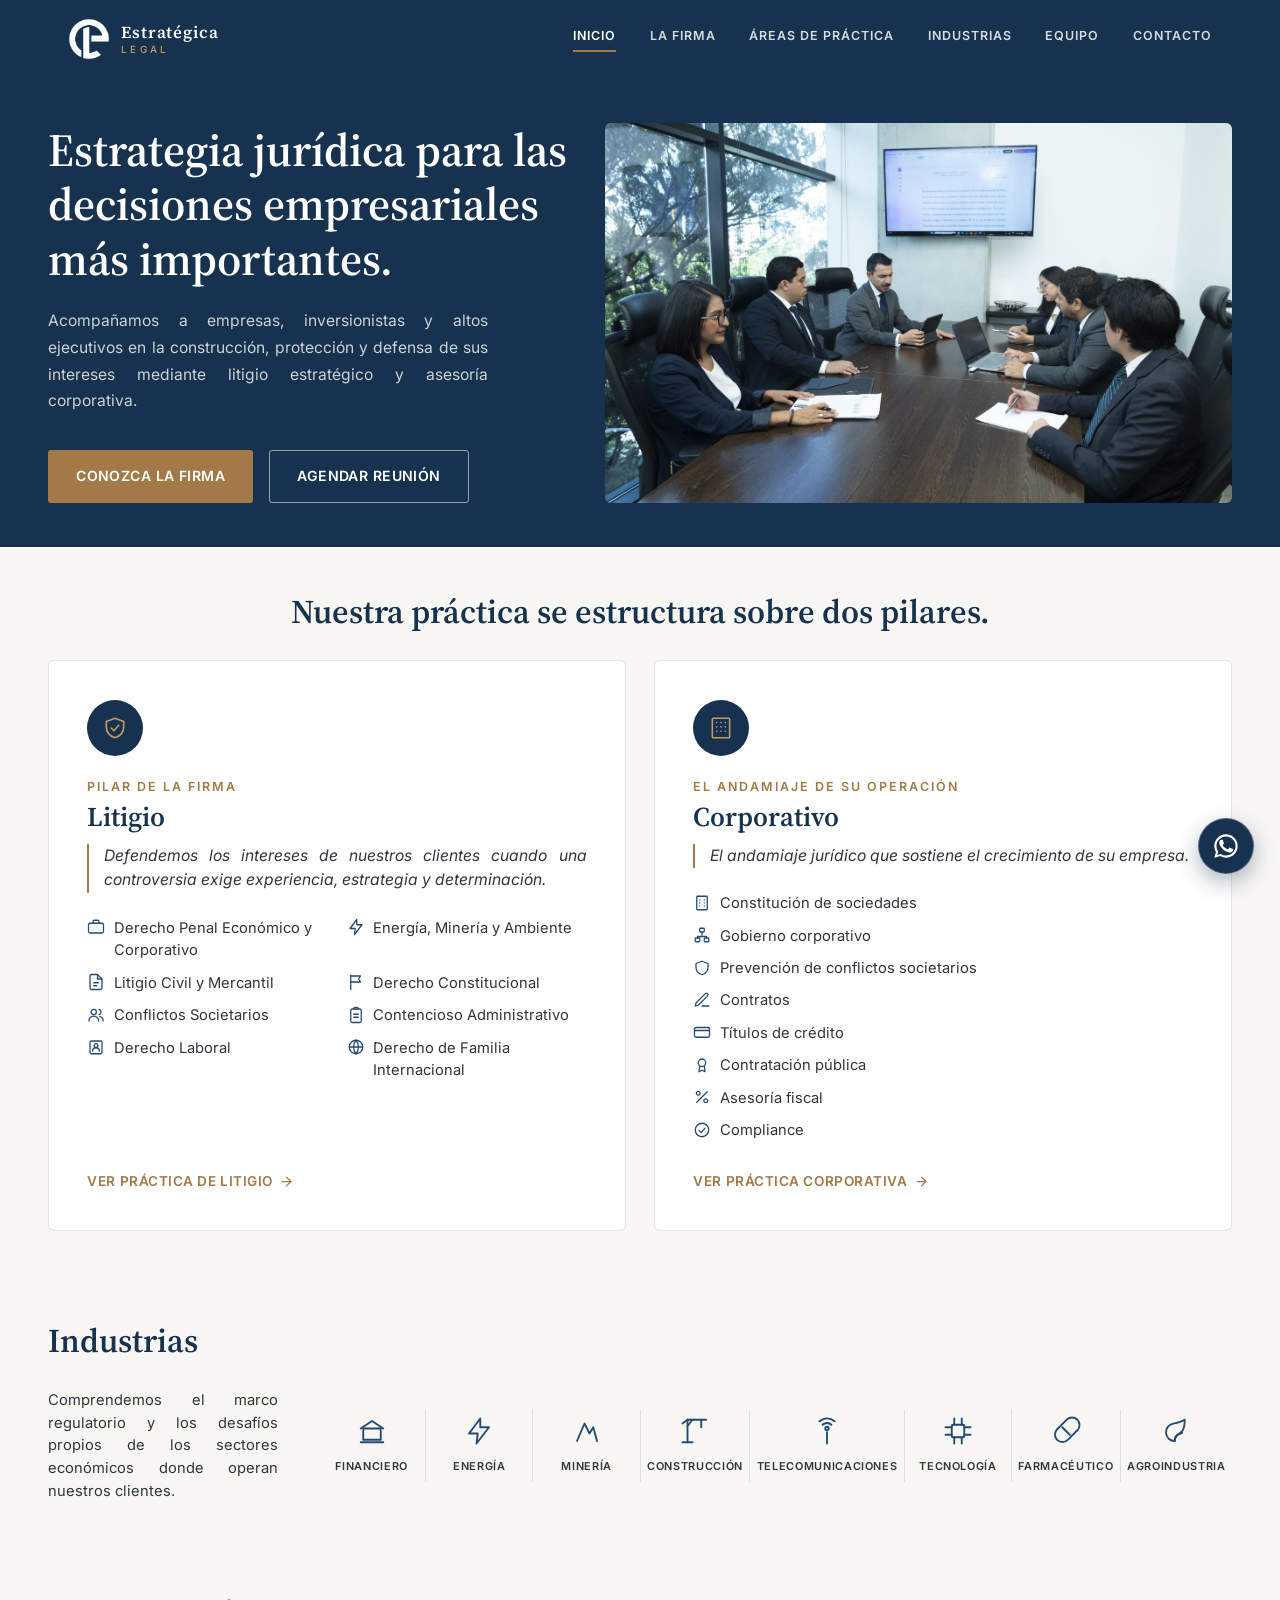
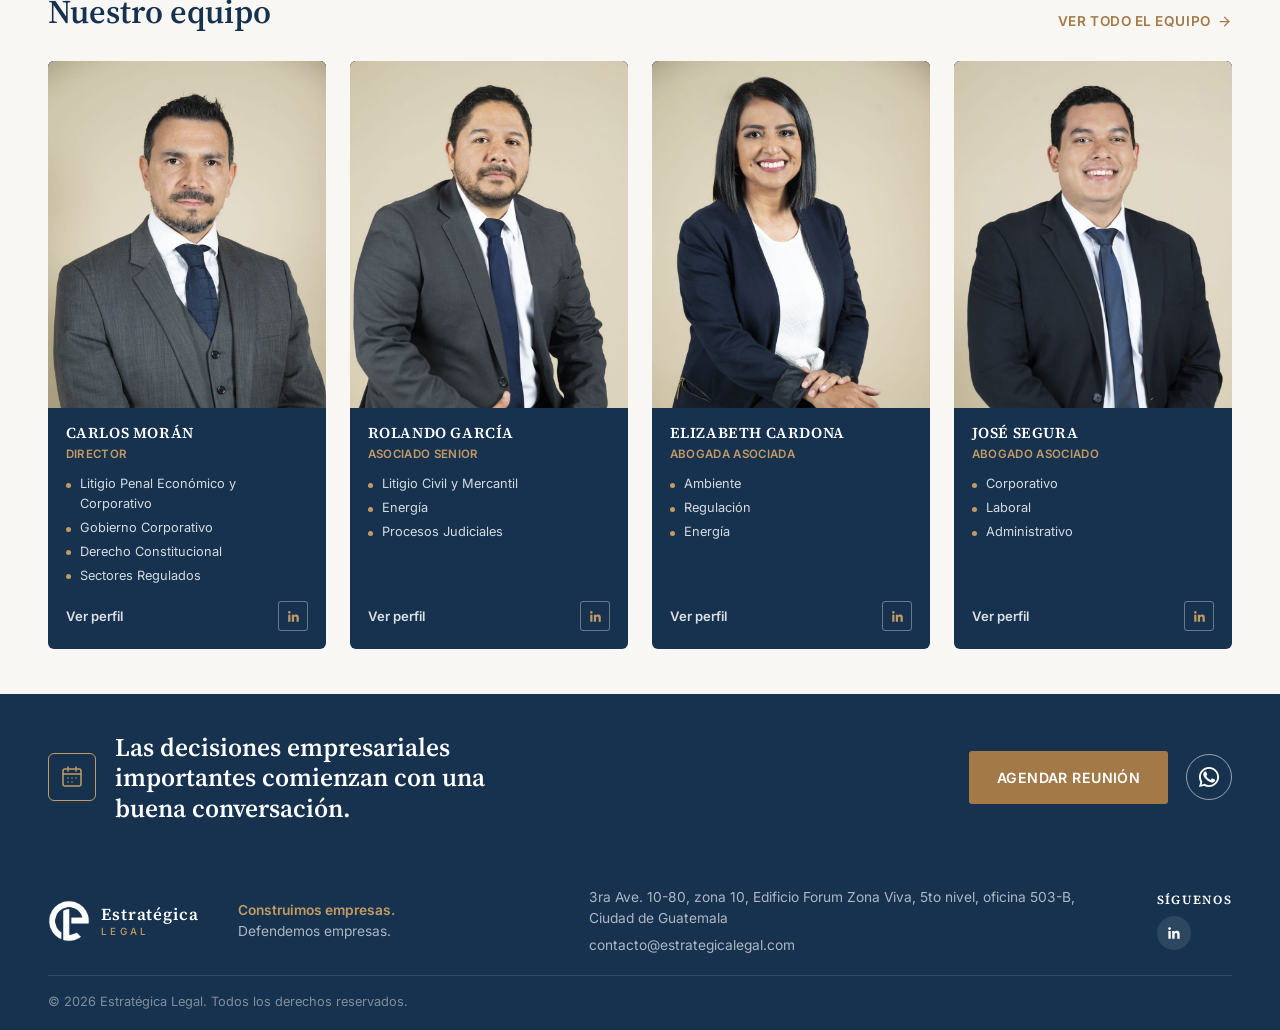
<file: index.html>
<!doctype html>
<html lang="es">
  <head>
    <meta charset="UTF-8" />
    <meta name="viewport" content="width=device-width, initial-scale=1.0" />
    <title>
      Estratégica Legal — Litigio Estratégico y Asesoría Corporativa en
      Guatemala
    </title>
    <meta
      name="description"
      content="Estratégica Legal es una firma especializada en litigio estratégico y asesoría corporativa. Acompañamos a empresas, inversionistas y altos ejecutivos en Guatemala en sus decisiones más importantes."
    />
    <meta
      name="keywords"
      content="firma legal Guatemala, derecho corporativo Guatemala, litigio estratégico, abogados corporativos, Carlos Morán, Estratégica Legal"
    />
    <meta name="robots" content="index, follow" />
    <link rel="canonical" href="https://estrategicalegal.com/" />

    <!-- Open Graph -->
    <meta
      property="og:title"
      content="Estratégica Legal — Estrategia jurídica para las decisiones empresariales más importantes"
    />
    <meta
      property="og:description"
      content="Firma especializada en litigio estratégico y asesoría corporativa. Construimos empresas. Defendemos empresas."
    />
    <meta property="og:url" content="https://estrategicalegal.com/" />
    <meta property="og:type" content="website" />
    <meta
      property="og:image"
      content="https://estrategicalegal.com/img/og-image.png"
    />
    <meta property="og:image:width" content="1200" />
    <meta property="og:image:height" content="630" />
    <meta property="og:image:type" content="image/png" />
    <meta property="og:image:alt" content="Estratégica Legal" />
    <meta property="og:site_name" content="Estratégica Legal" />
    <meta property="og:locale" content="es_GT" />
    <meta name="twitter:card" content="summary_large_image" />
    <meta
      name="twitter:image"
      content="https://estrategicalegal.com/img/og-image.png"
    />

    <link rel="icon" href="/favicon.svg" type="image/svg+xml" />
    <link
      rel="icon"
      type="image/png"
      sizes="32x32"
      href="/img/favicon-32.png"
    />
    <link rel="apple-touch-icon" href="/img/apple-touch-icon.png" />
    <meta name="theme-color" content="#16324f" />

    <link rel="preconnect" href="https://fonts.googleapis.com" />
    <link rel="preconnect" href="https://fonts.gstatic.com" crossorigin />
    <link
      href="https://fonts.googleapis.com/css2?family=Source+Serif+4:opsz,wght@8..60,600;8..60,700&family=Inter:wght@400;500;600&display=swap"
      rel="stylesheet"
    />
    <link rel="stylesheet" href="/css/styles.css" />

    <script type="application/ld+json">
      {
        "@context": "https://schema.org",
        "@type": "LegalService",
        "name": "Estratégica Legal",
        "description": "Firma especializada en litigio estratégico y asesoría corporativa en Guatemala.",
        "url": "https://estrategicalegal.com",
        "logo": "https://estrategicalegal.com/img/logo.jpeg",
        "email": "contacto@estrategicalegal.com",
        "address": {
          "@type": "PostalAddress",
          "streetAddress": "3ra Ave. 10-80, zona 10, Edificio Forum Zona Viva, oficina 503-B",
          "addressLocality": "Ciudad de Guatemala",
          "addressCountry": "GT"
        },
        "areaServed": [{ "@type": "Country", "name": "Guatemala" }],
        "founder": {
          "@type": "Person",
          "name": "Carlos Morán",
          "jobTitle": "Director"
        },
        "knowsLanguage": ["es"]
      }
    </script>
  </head>
  <body>
    <div class="page">
      <!-- NAV -->
      <nav class="site-nav">
        <div class="nav-inner">
          <a class="logo-lockup" href="/">
            <span class="logo-mark"
              ><img src="/img/logo.png" alt="Estratégica Legal"
            /></span>
            <span class="logo-text">
              <span class="l1">Estratégica</span>
              <span class="l2">LEGAL</span>
            </span>
          </a>
          <button
            class="nav-toggle"
            aria-label="Abrir menú"
            aria-expanded="false"
          >
            <span></span><span></span><span></span>
          </button>
          <div class="nav-menu">
            <a href="/" class="active">Inicio</a>
            <a href="/la-firma">La Firma</a>
            <a href="/areas">Áreas de Práctica</a>
            <a href="/industrias">Industrias</a>
            <a href="/equipo">Equipo</a>
            <a href="/contacto">Contacto</a>
          </div>
        </div>
      </nav>

      <!-- HERO -->
      <section class="hero">
        <div class="hero-grid">
          <div class="hero-copy">
            <h1>
              Estrategia jurídica para las decisiones empresariales más
              importantes.
            </h1>
            <p class="hero-desc">
              Acompañamos a empresas, inversionistas y altos ejecutivos en la
              construcción, protección y defensa de sus intereses mediante
              litigio estratégico y asesoría corporativa.
            </p>
            <div class="hero-actions">
              <a class="btn btn-primary" href="/la-firma">Conozca la firma</a>
              <a class="btn btn-outline" href="/contacto">Agendar reunión</a>
            </div>
          </div>
          <div class="photo-box has-photo">
            <img
              src="/img/foto-grupal-3.jpeg"
              alt="Equipo de Estratégica Legal en sesión de trabajo en la sala de juntas"
              width="1432"
              height="955"
              fetchpriority="high"
              decoding="async"
            />
          </div>
        </div>
      </section>

      <!-- DOS PILARES -->
      <section class="section" id="pilares">
        <div class="section-head center">
          <h2 class="section-title" style="margin-top: 0">
            Nuestra práctica se estructura sobre dos pilares.
          </h2>
        </div>
        <div class="pillars-grid">
          <!-- LITIGIO -->
          <div class="pillar-card">
            <div class="pillar-icon">
              <svg
                viewBox="0 0 24 24"
                fill="none"
                stroke="currentColor"
                stroke-width="1.5"
                stroke-linecap="round"
                stroke-linejoin="round"
              >
                <path
                  d="M12 3l8 3v5c0 5-3.5 8.5-8 10-4.5-1.5-8-5-8-10V6l8-3z"
                />
                <polyline points="8.5 12 11 14.5 15.5 9.5" />
              </svg>
            </div>
            <div class="eyebrow">Pilar de la firma</div>
            <h3>Litigio</h3>
            <div class="pillar-motto">
              Defendemos los intereses de nuestros clientes cuando una
              controversia exige experiencia, estrategia y determinación.
            </div>
            <ul class="pillar-list">
              <li>
                <svg
                  viewBox="0 0 24 24"
                  fill="none"
                  stroke="currentColor"
                  stroke-width="1.7"
                  stroke-linecap="round"
                  stroke-linejoin="round"
                >
                  <rect x="2" y="7" width="20" height="13" rx="2" />
                  <path d="M16 7V5a2 2 0 00-2-2h-4a2 2 0 00-2 2v2" /></svg
                >Derecho Penal Económico y Corporativo
              </li>
              <li>
                <svg
                  viewBox="0 0 24 24"
                  fill="none"
                  stroke="currentColor"
                  stroke-width="1.7"
                  stroke-linecap="round"
                  stroke-linejoin="round"
                >
                  <polygon points="13 2 4 14 11 14 10 22 20 9 13 9 13 2" /></svg
                >Energía, Minería y Ambiente
              </li>
              <li>
                <svg
                  viewBox="0 0 24 24"
                  fill="none"
                  stroke="currentColor"
                  stroke-width="1.7"
                  stroke-linecap="round"
                  stroke-linejoin="round"
                >
                  <path
                    d="M14 2H6a2 2 0 00-2 2v16a2 2 0 002 2h12a2 2 0 002-2V8z"
                  />
                  <polyline points="14 2 14 8 20 8" />
                  <line x1="9" y1="13" x2="15" y2="13" />
                  <line x1="9" y1="17" x2="13" y2="17" /></svg
                >Litigio Civil y Mercantil
              </li>
              <li>
                <svg
                  viewBox="0 0 24 24"
                  fill="none"
                  stroke="currentColor"
                  stroke-width="1.7"
                  stroke-linecap="round"
                  stroke-linejoin="round"
                >
                  <line x1="5" y1="22" x2="5" y2="3" />
                  <path d="M5 4h13l-2.5 4L18 12H5" /></svg
                >Derecho Constitucional
              </li>
              <li>
                <svg
                  viewBox="0 0 24 24"
                  fill="none"
                  stroke="currentColor"
                  stroke-width="1.7"
                  stroke-linecap="round"
                  stroke-linejoin="round"
                >
                  <circle cx="9" cy="8" r="3.5" />
                  <path d="M2.5 20a6.5 6.5 0 0113 0" />
                  <path d="M16 4.6a3.5 3.5 0 010 6.8" />
                  <path d="M21.5 20a6.5 6.5 0 00-4.5-6.2" /></svg
                >Conflictos Societarios
              </li>
              <li>
                <svg
                  viewBox="0 0 24 24"
                  fill="none"
                  stroke="currentColor"
                  stroke-width="1.7"
                  stroke-linecap="round"
                  stroke-linejoin="round"
                >
                  <rect x="5" y="4" width="14" height="18" rx="2" />
                  <path d="M9 4a2 2 0 012-2h2a2 2 0 012 2" />
                  <line x1="9" y1="11" x2="15" y2="11" />
                  <line x1="9" y1="15" x2="15" y2="15" /></svg
                >Contencioso Administrativo
              </li>
              <li>
                <svg
                  viewBox="0 0 24 24"
                  fill="none"
                  stroke="currentColor"
                  stroke-width="1.7"
                  stroke-linecap="round"
                  stroke-linejoin="round"
                >
                  <rect x="4" y="4" width="16" height="17" rx="2" />
                  <circle cx="12" cy="10" r="2.5" />
                  <path d="M7.5 17.5a4.5 4.5 0 019 0" /></svg
                >Derecho Laboral
              </li>
              <li>
                <svg
                  viewBox="0 0 24 24"
                  fill="none"
                  stroke="currentColor"
                  stroke-width="1.7"
                  stroke-linecap="round"
                  stroke-linejoin="round"
                >
                  <circle cx="12" cy="12" r="9" />
                  <path d="M3 12h18" />
                  <path d="M12 3a14 14 0 010 18" />
                  <path d="M12 3a14 14 0 000 18" /></svg
                >Derecho de Familia Internacional
              </li>
            </ul>
            <a class="pillar-cta" href="/areas#litigio">
              Ver práctica de litigio
              <svg
                viewBox="0 0 24 24"
                fill="none"
                stroke="currentColor"
                stroke-width="2"
                stroke-linecap="round"
                stroke-linejoin="round"
              >
                <line x1="5" y1="12" x2="19" y2="12" />
                <polyline points="12 5 19 12 12 19" />
              </svg>
            </a>
          </div>
          <!-- CORPORATIVO -->
          <div class="pillar-card">
            <div class="pillar-icon">
              <svg
                viewBox="0 0 24 24"
                fill="none"
                stroke="currentColor"
                stroke-width="1.5"
                stroke-linecap="round"
                stroke-linejoin="round"
              >
                <rect x="4" y="3" width="16" height="18" rx="1" />
                <line x1="8" y1="7" x2="8" y2="7.01" />
                <line x1="12" y1="7" x2="12" y2="7.01" />
                <line x1="16" y1="7" x2="16" y2="7.01" />
                <line x1="8" y1="11" x2="8" y2="11.01" />
                <line x1="12" y1="11" x2="12" y2="11.01" />
                <line x1="16" y1="11" x2="16" y2="11.01" />
                <line x1="8" y1="15" x2="8" y2="15.01" />
                <line x1="12" y1="15" x2="12" y2="15.01" />
                <line x1="16" y1="15" x2="16" y2="15.01" />
              </svg>
            </div>
            <div class="eyebrow">El andamiaje de su operación</div>
            <h3>Corporativo</h3>
            <div class="pillar-motto">
              El andamiaje jurídico que sostiene el crecimiento de su empresa.
            </div>
            <ul class="pillar-list" style="grid-template-columns: 1fr">
              <li>
                <svg
                  viewBox="0 0 24 24"
                  fill="none"
                  stroke="currentColor"
                  stroke-width="1.7"
                  stroke-linecap="round"
                  stroke-linejoin="round"
                >
                  <rect x="5" y="3" width="14" height="18" rx="1" />
                  <line x1="9" y1="8" x2="9" y2="8.01" />
                  <line x1="15" y1="8" x2="15" y2="8.01" />
                  <line x1="9" y1="12" x2="9" y2="12.01" />
                  <line x1="15" y1="12" x2="15" y2="12.01" />
                  <line x1="9" y1="16" x2="9" y2="16.01" />
                  <line x1="15" y1="16" x2="15" y2="16.01" /></svg
                >Constitución de sociedades
              </li>
              <li>
                <svg
                  viewBox="0 0 24 24"
                  fill="none"
                  stroke="currentColor"
                  stroke-width="1.7"
                  stroke-linecap="round"
                  stroke-linejoin="round"
                >
                  <rect x="9" y="3" width="6" height="5" rx="1" />
                  <rect x="3" y="16" width="6" height="5" rx="1" />
                  <rect x="15" y="16" width="6" height="5" rx="1" />
                  <path d="M12 8v4" />
                  <path d="M6 16v-2h12v2" /></svg
                >Gobierno corporativo
              </li>
              <li>
                <svg
                  viewBox="0 0 24 24"
                  fill="none"
                  stroke="currentColor"
                  stroke-width="1.7"
                  stroke-linecap="round"
                  stroke-linejoin="round"
                >
                  <path
                    d="M12 3l8 3v5c0 5-3.5 8.5-8 10-4.5-1.5-8-5-8-10V6l8-3z"
                  /></svg
                >Prevención de conflictos societarios
              </li>
              <li>
                <svg
                  viewBox="0 0 24 24"
                  fill="none"
                  stroke="currentColor"
                  stroke-width="1.7"
                  stroke-linecap="round"
                  stroke-linejoin="round"
                >
                  <path d="M12 20h9" />
                  <path
                    d="M16.5 3.5a2.1 2.1 0 013 3L7 19l-4 1 1-4L16.5 3.5z"
                  /></svg
                >Contratos
              </li>
              <li>
                <svg
                  viewBox="0 0 24 24"
                  fill="none"
                  stroke="currentColor"
                  stroke-width="1.7"
                  stroke-linecap="round"
                  stroke-linejoin="round"
                >
                  <rect x="2" y="6" width="20" height="13" rx="2" />
                  <line x1="2" y1="10" x2="22" y2="10" /></svg
                >Títulos de crédito
              </li>
              <li>
                <svg
                  viewBox="0 0 24 24"
                  fill="none"
                  stroke="currentColor"
                  stroke-width="1.7"
                  stroke-linecap="round"
                  stroke-linejoin="round"
                >
                  <circle cx="12" cy="9" r="5" />
                  <path d="M9 13.5L8 21l4-2 4 2-1-7.5" /></svg
                >Contratación pública
              </li>
              <li>
                <svg
                  viewBox="0 0 24 24"
                  fill="none"
                  stroke="currentColor"
                  stroke-width="1.7"
                  stroke-linecap="round"
                  stroke-linejoin="round"
                >
                  <line x1="19" y1="5" x2="5" y2="19" />
                  <circle cx="7" cy="7" r="2.5" />
                  <circle cx="17" cy="17" r="2.5" /></svg
                >Asesoría fiscal
              </li>
              <li>
                <svg
                  viewBox="0 0 24 24"
                  fill="none"
                  stroke="currentColor"
                  stroke-width="1.7"
                  stroke-linecap="round"
                  stroke-linejoin="round"
                >
                  <circle cx="12" cy="12" r="9" />
                  <polyline points="8 12.5 11 15.5 16 9.5" /></svg
                >Compliance
              </li>
            </ul>
            <a class="pillar-cta" href="/areas#corporativo">
              Ver práctica corporativa
              <svg
                viewBox="0 0 24 24"
                fill="none"
                stroke="currentColor"
                stroke-width="2"
                stroke-linecap="round"
                stroke-linejoin="round"
              >
                <line x1="5" y1="12" x2="19" y2="12" />
                <polyline points="12 5 19 12 12 19" />
              </svg>
            </a>
          </div>
        </div>
      </section>

      <!-- INDUSTRIAS -->
      <section class="section" id="industrias">
        <div class="section-inner">
          <div class="section-head" style="margin-bottom: 1.8rem">
            <h2 class="section-title" style="margin-top: 0">Industrias</h2>
          </div>
          <div class="industries-grid">
            <p class="industries-intro">
              Comprendemos el marco regulatorio y los desafíos propios de los
              sectores económicos donde operan nuestros clientes.
            </p>
            <div class="industry-strip">
              <div class="industry-item">
                <div class="industry-icon">
                  <svg
                    viewBox="0 0 24 24"
                    fill="none"
                    stroke="currentColor"
                    stroke-width="1.5"
                    stroke-linecap="round"
                    stroke-linejoin="round"
                  >
                    <path d="M3 10l9-6 9 6" />
                    <rect x="5" y="10" width="14" height="9" />
                    <line x1="3" y1="21" x2="21" y2="21" />
                  </svg>
                </div>
                <span>Financiero</span>
              </div>
              <div class="industry-item">
                <div class="industry-icon">
                  <svg
                    viewBox="0 0 24 24"
                    fill="none"
                    stroke="currentColor"
                    stroke-width="1.5"
                    stroke-linecap="round"
                    stroke-linejoin="round"
                  >
                    <polygon points="13 2 4 14 11 14 10 22 20 9 13 9 13 2" />
                  </svg>
                </div>
                <span>Energía</span>
              </div>
              <div class="industry-item">
                <div class="industry-icon">
                  <svg
                    viewBox="0 0 24 24"
                    fill="none"
                    stroke="currentColor"
                    stroke-width="1.5"
                    stroke-linecap="round"
                    stroke-linejoin="round"
                  >
                    <path d="M4 20L10 6l4 8 3-5 3 11" />
                  </svg>
                </div>
                <span>Minería</span>
              </div>
              <div class="industry-item">
                <div class="industry-icon">
                  <svg
                    viewBox="0 0 24 24"
                    fill="none"
                    stroke="currentColor"
                    stroke-width="1.5"
                    stroke-linecap="round"
                    stroke-linejoin="round"
                  >
                    <line x1="6" y1="21" x2="6" y2="3" />
                    <line x1="6" y1="3" x2="21" y2="3" />
                    <line x1="6" y1="3" x2="2" y2="6" />
                    <line x1="6" y1="8" x2="10" y2="3" />
                    <line x1="17" y1="3" x2="17" y2="9" />
                    <line x1="2" y1="21" x2="10" y2="21" />
                  </svg>
                </div>
                <span>Construcción</span>
              </div>
              <div class="industry-item">
                <div class="industry-icon">
                  <svg
                    viewBox="0 0 24 24"
                    fill="none"
                    stroke="currentColor"
                    stroke-width="1.5"
                    stroke-linecap="round"
                    stroke-linejoin="round"
                  >
                    <line x1="12" y1="22" x2="12" y2="13" />
                    <circle cx="12" cy="10" r="1.4" />
                    <path d="M8.5 7a5 5 0 017 0M6 4.2a9 9 0 0112 0" />
                  </svg>
                </div>
                <span>Telecomunicaciones</span>
              </div>
              <div class="industry-item">
                <div class="industry-icon">
                  <svg
                    viewBox="0 0 24 24"
                    fill="none"
                    stroke="currentColor"
                    stroke-width="1.5"
                    stroke-linecap="round"
                    stroke-linejoin="round"
                  >
                    <rect x="7" y="7" width="10" height="10" rx="1" />
                    <line x1="9" y1="2" x2="9" y2="7" />
                    <line x1="15" y1="2" x2="15" y2="7" />
                    <line x1="9" y1="17" x2="9" y2="22" />
                    <line x1="15" y1="17" x2="15" y2="22" />
                    <line x1="2" y1="9" x2="7" y2="9" />
                    <line x1="2" y1="15" x2="7" y2="15" />
                    <line x1="17" y1="9" x2="22" y2="9" />
                    <line x1="17" y1="15" x2="22" y2="15" />
                  </svg>
                </div>
                <span>Tecnología</span>
              </div>
              <div class="industry-item">
                <div class="industry-icon">
                  <svg
                    viewBox="0 0 24 24"
                    fill="none"
                    stroke="currentColor"
                    stroke-width="1.5"
                    stroke-linecap="round"
                    stroke-linejoin="round"
                  >
                    <path
                      d="M4.93 19.07a6 6 0 010-8.49l7.65-7.65a6 6 0 118.49 8.49l-7.65 7.65a6 6 0 01-8.49 0z"
                    />
                    <line x1="9" y1="9" x2="15" y2="15" />
                  </svg>
                </div>
                <span>Farmacéutico</span>
              </div>
              <div class="industry-item">
                <div class="industry-icon">
                  <svg
                    viewBox="0 0 24 24"
                    fill="none"
                    stroke="currentColor"
                    stroke-width="1.5"
                    stroke-linecap="round"
                    stroke-linejoin="round"
                  >
                    <path
                      d="M11 20A7 7 0 019.8 6.1C15.5 5 17 4.2 19 3c0 8.5-2.5 10.3-6.2 12.2C11.3 16.4 11 18 11 20z"
                    />
                    <path d="M11 20c0-3 2.5-5.5 6-6.5" />
                  </svg>
                </div>
                <span>Agroindustria</span>
              </div>
            </div>
          </div>
        </div>
      </section>

      <!-- EQUIPO -->
      <section class="section" id="equipo">
        <div
          class="section-head"
          style="
            display: flex;
            align-items: flex-end;
            justify-content: space-between;
            gap: 1rem;
            flex-wrap: wrap;
          "
        >
          <h2 class="section-title" style="margin-top: 0">Nuestro equipo</h2>
          <a class="pillar-cta" href="/equipo">
            Ver todo el equipo
            <svg
              viewBox="0 0 24 24"
              fill="none"
              stroke="currentColor"
              stroke-width="2"
              stroke-linecap="round"
              stroke-linejoin="round"
            >
              <line x1="5" y1="12" x2="19" y2="12" />
              <polyline points="12 5 19 12 12 19" />
            </svg>
          </a>
        </div>
        <div class="team-grid">
          <a class="team-card" href="/equipo/carlos-moran">
            <div class="team-photo"><img src="/img/carlos-moran.jpeg" alt="Carlos Morán" width="900" height="1350" loading="lazy" decoding="async" /></div>
            <div class="team-body">
              <h3>Carlos Morán</h3>
              <div class="team-role">Director</div>
              <ul class="team-specs">
                <li>Litigio Penal Económico y Corporativo</li>
                <li>Gobierno Corporativo</li>
                <li>Derecho Constitucional</li>
                <li>Sectores Regulados</li>
              </ul>
              <div class="team-link-row">
                <span>Ver perfil</span>
                <span class="team-linkedin"
                  ><svg viewBox="0 0 24 24">
                    <path
                      d="M20.45 20.45h-3.55v-5.57c0-1.33-.02-3.04-1.85-3.04-1.86 0-2.15 1.45-2.15 2.94v5.67H9.35V9h3.41v1.56h.05c.48-.9 1.64-1.85 3.37-1.85 3.6 0 4.27 2.37 4.27 5.46v6.28zM5.34 7.43a2.06 2.06 0 110-4.12 2.06 2.06 0 010 4.12zM7.12 20.45H3.56V9h3.56v11.45z"
                    /></svg
                ></span>
              </div>
            </div>
          </a>
          <a class="team-card" href="/equipo/rolando-garcia">
            <div class="team-photo"><img src="/img/rolando-garcia.jpeg" alt="Rolando García" width="900" height="1350" loading="lazy" decoding="async" /></div>
            <div class="team-body">
              <h3>Rolando García</h3>
              <div class="team-role">Asociado Senior</div>
              <ul class="team-specs">
                <li>Litigio Civil y Mercantil</li>
                <li>Energía</li>
                <li>Procesos Judiciales</li>
              </ul>
              <div class="team-link-row">
                <span>Ver perfil</span>
                <span class="team-linkedin"
                  ><svg viewBox="0 0 24 24">
                    <path
                      d="M20.45 20.45h-3.55v-5.57c0-1.33-.02-3.04-1.85-3.04-1.86 0-2.15 1.45-2.15 2.94v5.67H9.35V9h3.41v1.56h.05c.48-.9 1.64-1.85 3.37-1.85 3.6 0 4.27 2.37 4.27 5.46v6.28zM5.34 7.43a2.06 2.06 0 110-4.12 2.06 2.06 0 010 4.12zM7.12 20.45H3.56V9h3.56v11.45z"
                    /></svg
                ></span>
              </div>
            </div>
          </a>
          <a class="team-card" href="/equipo/elizabeth-cardona">
            <div class="team-photo"><img src="/img/elizabeth-cardona.jpeg" alt="Elizabeth Cardona" width="900" height="1350" loading="lazy" decoding="async" /></div>
            <div class="team-body">
              <h3>Elizabeth Cardona</h3>
              <div class="team-role">Abogada Asociada</div>
              <ul class="team-specs">
                <li>Ambiente</li>
                <li>Regulación</li>
                <li>Energía</li>
              </ul>
              <div class="team-link-row">
                <span>Ver perfil</span>
                <span class="team-linkedin"
                  ><svg viewBox="0 0 24 24">
                    <path
                      d="M20.45 20.45h-3.55v-5.57c0-1.33-.02-3.04-1.85-3.04-1.86 0-2.15 1.45-2.15 2.94v5.67H9.35V9h3.41v1.56h.05c.48-.9 1.64-1.85 3.37-1.85 3.6 0 4.27 2.37 4.27 5.46v6.28zM5.34 7.43a2.06 2.06 0 110-4.12 2.06 2.06 0 010 4.12zM7.12 20.45H3.56V9h3.56v11.45z"
                    /></svg
                ></span>
              </div>
            </div>
          </a>
          <a class="team-card" href="/equipo/jose-segura">
            <div class="team-photo"><img src="/img/leonel-segura.jpeg" alt="José Segura" width="900" height="1350" loading="lazy" decoding="async" /></div>
            <div class="team-body">
              <h3>José Segura</h3>
              <div class="team-role">Abogado Asociado</div>
              <ul class="team-specs">
                <li>Corporativo</li>
                <li>Laboral</li>
                <li>Administrativo</li>
              </ul>
              <div class="team-link-row">
                <span>Ver perfil</span>
                <span class="team-linkedin"
                  ><svg viewBox="0 0 24 24">
                    <path
                      d="M20.45 20.45h-3.55v-5.57c0-1.33-.02-3.04-1.85-3.04-1.86 0-2.15 1.45-2.15 2.94v5.67H9.35V9h3.41v1.56h.05c.48-.9 1.64-1.85 3.37-1.85 3.6 0 4.27 2.37 4.27 5.46v6.28zM5.34 7.43a2.06 2.06 0 110-4.12 2.06 2.06 0 010 4.12zM7.12 20.45H3.56V9h3.56v11.45z"
                    /></svg
                ></span>
              </div>
            </div>
          </a>
        </div>
      </section>

      <!-- CTA -->
      <section class="cta-bar">
        <div class="cta-bar-inner">
          <div class="cta-bar-left">
            <span class="cta-cal">
              <svg
                viewBox="0 0 24 24"
                fill="none"
                stroke="currentColor"
                stroke-width="1.5"
                stroke-linecap="round"
                stroke-linejoin="round"
              >
                <rect x="3" y="4" width="18" height="17" rx="2" />
                <line x1="16" y1="2" x2="16" y2="6" />
                <line x1="8" y1="2" x2="8" y2="6" />
                <line x1="3" y1="9" x2="21" y2="9" />
                <line x1="8" y1="13" x2="8" y2="13.01" />
                <line x1="12" y1="13" x2="12" y2="13.01" />
                <line x1="16" y1="13" x2="16" y2="13.01" />
                <line x1="8" y1="17" x2="8" y2="17.01" />
                <line x1="12" y1="17" x2="12" y2="17.01" />
              </svg>
            </span>
            <h2>
              Las decisiones empresariales importantes comienzan con una buena
              conversación.
            </h2>
          </div>
          <div class="cta-bar-actions">
            <a class="btn btn-primary" href="/contacto">Agendar reunión</a>
            <a
              class="whatsapp-inline"
              href="https://wa.me/50241548188"
              target="_blank"
              rel="noopener"
              aria-label="Escribir por WhatsApp"
            >
              <svg viewBox="0 0 24 24">
                <path
                  d="M17.47 14.38c-.29-.15-1.72-.85-1.99-.94-.27-.1-.46-.15-.66.15-.2.29-.76.94-.93 1.13-.17.2-.34.22-.63.07-.29-.15-1.22-.45-2.32-1.43-.86-.77-1.44-1.72-1.61-2.01-.17-.29-.02-.45.13-.6.13-.13.29-.34.44-.51.15-.17.2-.29.29-.49.1-.2.05-.37-.02-.51-.07-.15-.66-1.58-.9-2.17-.24-.57-.48-.5-.66-.5-.17-.01-.37-.01-.56-.01s-.51.07-.78.37c-.27.29-1.02 1-1.02 2.43 0 1.43 1.04 2.82 1.19 3.01.15.2 2.05 3.13 4.97 4.39.69.3 1.24.48 1.66.61.7.22 1.33.19 1.84.11.56-.08 1.72-.7 1.96-1.38.24-.68.24-1.26.17-1.38-.07-.13-.26-.2-.55-.35z"
                />
                <path
                  d="M12.02 2C6.5 2 2 6.48 2 12c0 1.85.5 3.58 1.36 5.07L2 22l5.08-1.33A9.96 9.96 0 0012.02 22c5.52 0 10-4.48 10-10s-4.48-10-10-10zm0 18.18a8.14 8.14 0 01-4.15-1.14l-.3-.18-3.02.79.81-2.94-.2-.31A8.16 8.16 0 013.85 12c0-4.5 3.67-8.17 8.17-8.17S20.19 7.5 20.19 12s-3.67 8.18-8.17 8.18z"
                />
              </svg>
            </a>
          </div>
        </div>
      </section>

      <!-- FOOTER -->
      <footer class="site-footer">
        <div class="footer-inner">
          <div class="footer-brand">
            <a class="logo-lockup" href="/">
              <span class="logo-mark"
                ><img src="/img/logo.png" alt="Estratégica Legal"
              /></span>
              <span class="logo-text"
                ><span class="l1">Estratégica</span
                ><span class="l2">LEGAL</span></span
              >
            </a>
          </div>
          <div class="footer-col">
            <p class="footer-tagline">
              <strong>Construimos empresas.</strong>Defendemos empresas.
            </p>
          </div>
          <div class="footer-col">
            <p>
              3ra Ave. 10-80, zona 10, Edificio Forum Zona Viva, 5to nivel,
              oficina 503-B, Ciudad de Guatemala
            </p>
            <a href="mailto:contacto@estrategicalegal.com"
              >contacto@estrategicalegal.com</a
            >
          </div>
          <div class="footer-col">
            <h4>Síguenos</h4>
            <div class="footer-social">
              <a href="#" aria-label="LinkedIn"
                ><svg viewBox="0 0 24 24">
                  <path
                    d="M20.45 20.45h-3.55v-5.57c0-1.33-.02-3.04-1.85-3.04-1.86 0-2.15 1.45-2.15 2.94v5.67H9.35V9h3.41v1.56h.05c.48-.9 1.64-1.85 3.37-1.85 3.6 0 4.27 2.37 4.27 5.46v6.28zM5.34 7.43a2.06 2.06 0 110-4.12 2.06 2.06 0 010 4.12zM7.12 20.45H3.56V9h3.56v11.45z"
                  /></svg
              ></a>
            </div>
          </div>
        </div>
        <div class="footer-bottom">
          <span
            >© <span id="year">2026</span> Estratégica Legal. Todos los derechos
            reservados.</span
          >
        </div>
      </footer>
    </div>

    <a
      class="whatsapp-float"
      href="https://wa.me/50241548188"
      target="_blank"
      rel="noopener"
      aria-label="Chatear por WhatsApp"
    >
      <svg viewBox="0 0 24 24">
        <path
          d="M17.47 14.38c-.29-.15-1.72-.85-1.99-.94-.27-.1-.46-.15-.66.15-.2.29-.76.94-.93 1.13-.17.2-.34.22-.63.07-.29-.15-1.22-.45-2.32-1.43-.86-.77-1.44-1.72-1.61-2.01-.17-.29-.02-.45.13-.6.13-.13.29-.34.44-.51.15-.17.2-.29.29-.49.1-.2.05-.37-.02-.51-.07-.15-.66-1.58-.9-2.17-.24-.57-.48-.5-.66-.5-.17-.01-.37-.01-.56-.01s-.51.07-.78.37c-.27.29-1.02 1-1.02 2.43 0 1.43 1.04 2.82 1.19 3.01.15.2 2.05 3.13 4.97 4.39.69.3 1.24.48 1.66.61.7.22 1.33.19 1.84.11.56-.08 1.72-.7 1.96-1.38.24-.68.24-1.26.17-1.38-.07-.13-.26-.2-.55-.35z"
        />
        <path
          d="M12.02 2C6.5 2 2 6.48 2 12c0 1.85.5 3.58 1.36 5.07L2 22l5.08-1.33A9.96 9.96 0 0012.02 22c5.52 0 10-4.48 10-10s-4.48-10-10-10zm0 18.18a8.14 8.14 0 01-4.15-1.14l-.3-.18-3.02.79.81-2.94-.2-.31A8.16 8.16 0 013.85 12c0-4.5 3.67-8.17 8.17-8.17S20.19 7.5 20.19 12s-3.67 8.18-8.17 8.18z"
        />
      </svg>
    </a>

    <script src="/js/main.js"></script>
  </body>
</html>
</file>
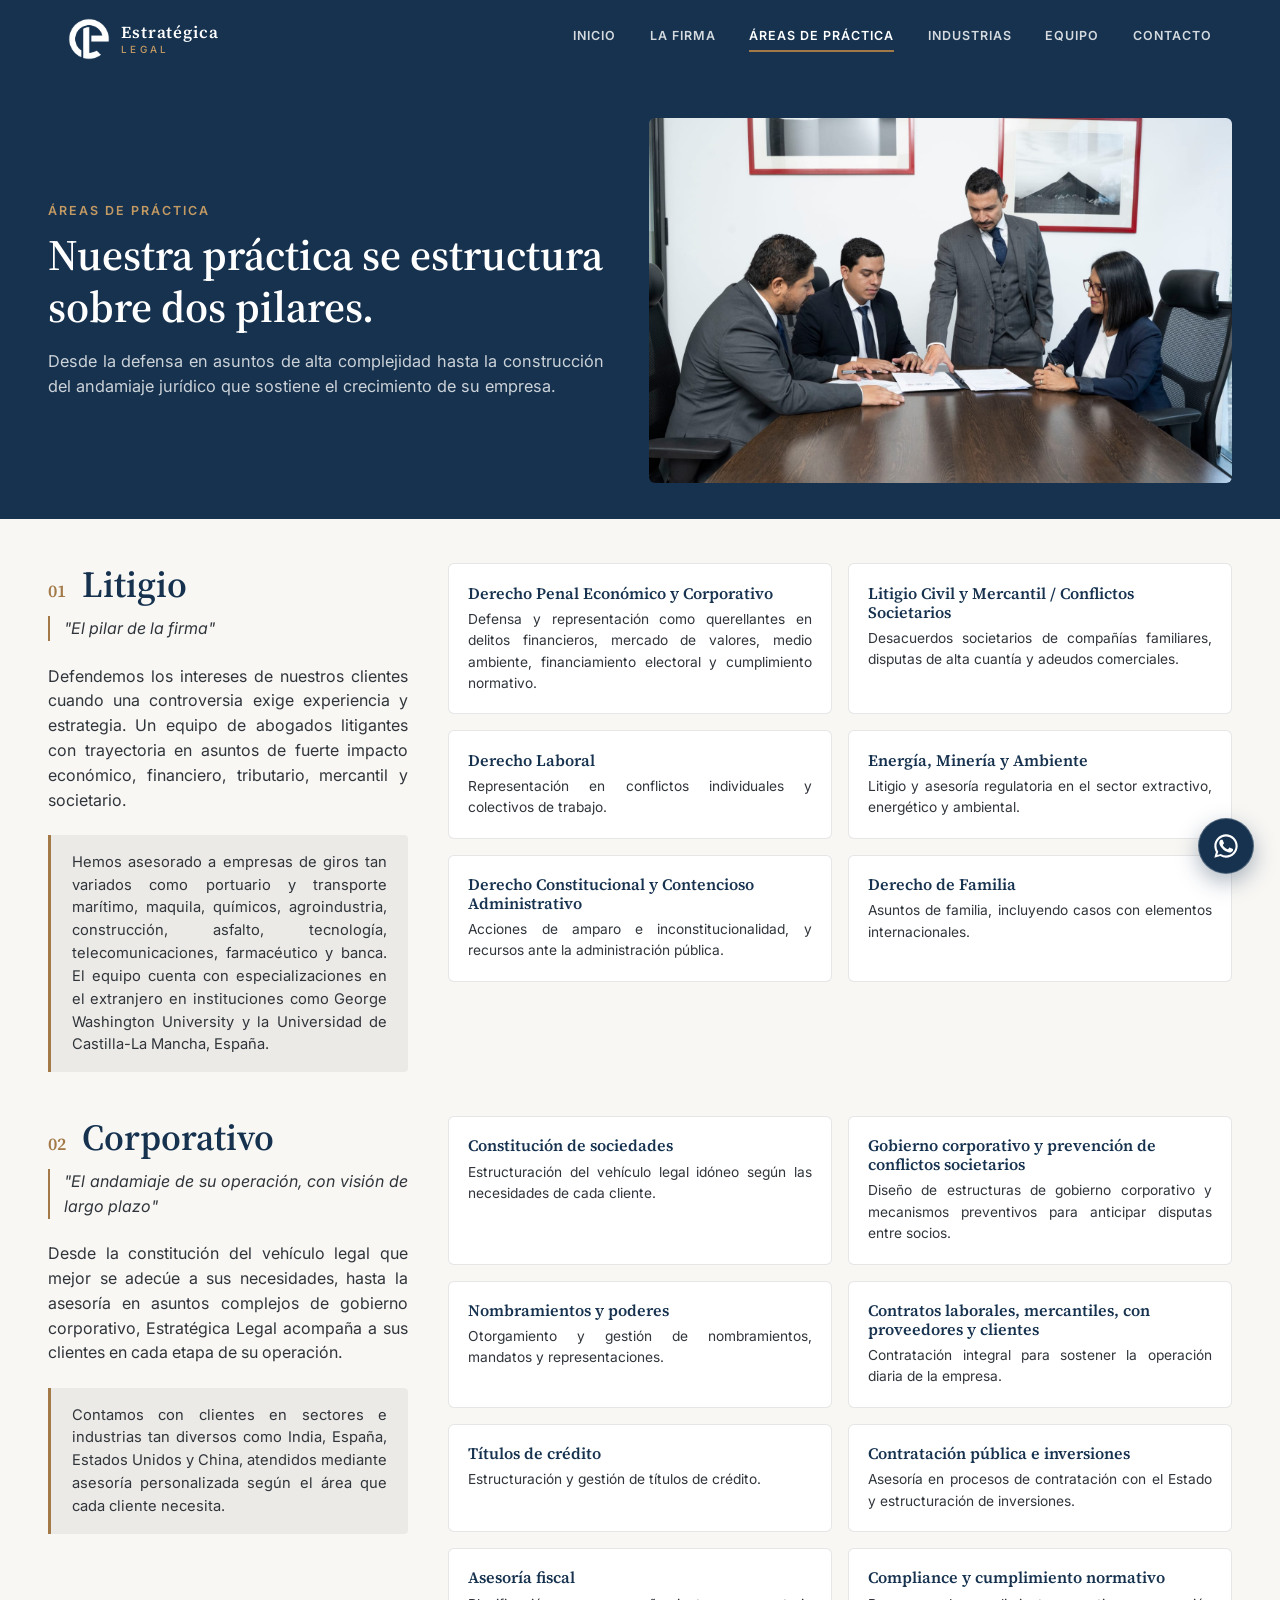
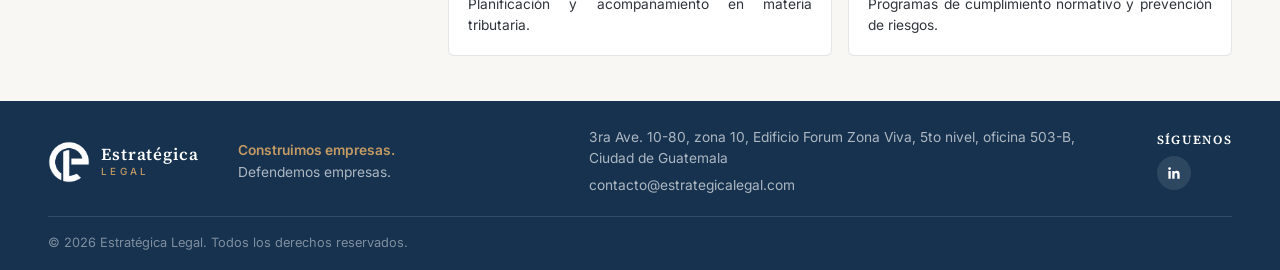
<file: areas.html>
<!doctype html>
<html lang="es">
  <head>
    <meta charset="UTF-8" />
    <meta name="viewport" content="width=device-width, initial-scale=1.0" />
    <title>Áreas de Práctica — Estratégica Legal | Corporativo y Litigio</title>
    <meta
      name="description"
      content="Áreas de práctica de Estratégica Legal: litigio de alta complejidad (penal económico, civil y mercantil, constitucional, laboral, energía) y derecho corporativo (constitución de sociedades, gobierno corporativo, compliance)."
    />
    <meta name="robots" content="index, follow" />
    <link rel="canonical" href="https://estrategicalegal.com/areas" />
    <meta property="og:title" content="Áreas de Práctica — Estratégica Legal" />
    <meta
      property="og:description"
      content="Litigio de alta complejidad y derecho corporativo: los dos pilares de nuestra práctica."
    />
    <meta property="og:url" content="https://estrategicalegal.com/areas" />
    <meta property="og:type" content="website" />
    <meta
      property="og:image"
      content="https://estrategicalegal.com/img/og-image.png"
    />
    <meta property="og:image:width" content="1200" />
    <meta property="og:image:height" content="630" />
    <meta property="og:image:type" content="image/png" />
    <meta property="og:site_name" content="Estratégica Legal" />
    <meta property="og:locale" content="es_GT" />
    <meta name="twitter:card" content="summary_large_image" />
    <meta
      name="twitter:image"
      content="https://estrategicalegal.com/img/og-image.png"
    />

    <link rel="icon" href="/favicon.svg" type="image/svg+xml" />
    <link
      rel="icon"
      type="image/png"
      sizes="32x32"
      href="/img/favicon-32.png"
    />
    <link rel="apple-touch-icon" href="/img/apple-touch-icon.png" />
    <meta name="theme-color" content="#16324f" />

    <link rel="preconnect" href="https://fonts.googleapis.com" />
    <link rel="preconnect" href="https://fonts.gstatic.com" crossorigin />
    <link
      href="https://fonts.googleapis.com/css2?family=Source+Serif+4:opsz,wght@8..60,600;8..60,700&family=Inter:wght@400;500;600&display=swap"
      rel="stylesheet"
    />
    <link rel="stylesheet" href="/css/styles.css" />

    <script type="application/ld+json">
      {
        "@context": "https://schema.org",
        "@type": "LegalService",
        "name": "Estratégica Legal",
        "description": "Firma especializada en litigio estratégico y asesoría corporativa en Guatemala.",
        "url": "https://estrategicalegal.com",
        "logo": "https://estrategicalegal.com/img/logo.jpeg",
        "email": "contacto@estrategicalegal.com",
        "address": {
          "@type": "PostalAddress",
          "streetAddress": "3ra Ave. 10-80, zona 10, Edificio Forum Zona Viva, oficina 503-B",
          "addressLocality": "Ciudad de Guatemala",
          "addressCountry": "GT"
        },
        "founder": {
          "@type": "Person",
          "name": "Carlos Morán",
          "jobTitle": "Director"
        },
        "knowsLanguage": ["es"]
      }
    </script>
  </head>
  <body>
    <div class="page">
      <!-- NAV -->
      <nav class="site-nav">
        <div class="nav-inner">
          <a class="logo-lockup" href="/">
            <span class="logo-mark"
              ><img src="/img/logo.png" alt="Estratégica Legal"
            /></span>
            <span class="logo-text"
              ><span class="l1">Estratégica</span
              ><span class="l2">LEGAL</span></span
            >
          </a>
          <button
            class="nav-toggle"
            aria-label="Abrir menú"
            aria-expanded="false"
          >
            <span></span><span></span><span></span>
          </button>
          <div class="nav-menu">
            <a href="/">Inicio</a>
            <a href="/la-firma">La Firma</a>
            <a href="/areas" class="active">Áreas de Práctica</a>
            <a href="/industrias">Industrias</a>
            <a href="/equipo">Equipo</a>
            <a href="/contacto">Contacto</a>
          </div>
        </div>
      </nav>

      <!-- PAGE HERO -->
      <header class="page-hero with-photo">
        <div class="page-hero-inner">
          <div class="page-hero-copy">
            <div class="eyebrow">Áreas de práctica</div>
            <h1>Nuestra práctica se estructura sobre dos pilares.</h1>
            <p>
              Desde la defensa en asuntos de alta complejidad hasta la
              construcción del andamiaje jurídico que sostiene el crecimiento de
              su empresa.
            </p>
          </div>
          <div class="page-hero-photo has-photo">
            <img
              src="/img/foto-grupal-1.jpeg"
              alt="Equipo de Estratégica Legal revisando documentos en reunión de trabajo"
              width="1600"
              height="1066"
              fetchpriority="high"
              decoding="async"
            />
          </div>
        </div>
      </header>

      <section class="section">
        <!-- LITIGIO -->
        <div class="area-detail" id="litigio">
          <div class="area-intro">
            <div class="area-head">
              <span class="num">01</span>
              <h2>Litigio</h2>
            </div>
            <div class="area-motto">"El pilar de la firma"</div>
            <p class="area-lead">
              Defendemos los intereses de nuestros clientes cuando una
              controversia exige experiencia y estrategia. Un equipo de abogados
              litigantes con trayectoria en asuntos de fuerte impacto económico,
              financiero, tributario, mercantil y societario.
            </p>
            <p class="area-note">
              Hemos asesorado a empresas de giros tan variados como portuario y
              transporte marítimo, maquila, químicos, agroindustria,
              construcción, asfalto, tecnología, telecomunicaciones,
              farmacéutico y banca. El equipo cuenta con especializaciones en el
              extranjero en instituciones como George Washington University y la
              Universidad de Castilla-La Mancha, España.
            </p>
          </div>
          <div class="svc-grid">
            <div class="svc-card">
              <h3>Derecho Penal Económico y Corporativo</h3>
              <p>
                Defensa y representación como querellantes en delitos
                financieros, mercado de valores, medio ambiente, financiamiento
                electoral y cumplimiento normativo.
              </p>
            </div>
            <div class="svc-card">
              <h3>Litigio Civil y Mercantil / Conflictos Societarios</h3>
              <p>
                Desacuerdos societarios de compañías familiares, disputas de
                alta cuantía y adeudos comerciales.
              </p>
            </div>
            <div class="svc-card">
              <h3>Derecho Laboral</h3>
              <p>
                Representación en conflictos individuales y colectivos de
                trabajo.
              </p>
            </div>
            <div class="svc-card">
              <h3>Energía, Minería y Ambiente</h3>
              <p>
                Litigio y asesoría regulatoria en el sector extractivo,
                energético y ambiental.
              </p>
            </div>
            <div class="svc-card">
              <h3>Derecho Constitucional y Contencioso Administrativo</h3>
              <p>
                Acciones de amparo e inconstitucionalidad, y recursos ante la
                administración pública.
              </p>
            </div>
            <div class="svc-card">
              <h3>Derecho de Familia</h3>
              <p>
                Asuntos de familia, incluyendo casos con elementos
                internacionales.
              </p>
            </div>
          </div>
        </div>

        <!-- CORPORATIVO -->
        <div class="area-detail" id="corporativo">
          <div class="area-intro">
            <div class="area-head">
              <span class="num">02</span>
              <h2>Corporativo</h2>
            </div>
            <div class="area-motto">
              "El andamiaje de su operación, con visión de largo plazo"
            </div>
            <p class="area-lead">
              Desde la constitución del vehículo legal que mejor se adecúe a sus
              necesidades, hasta la asesoría en asuntos complejos de gobierno
              corporativo, Estratégica Legal acompaña a sus clientes en cada
              etapa de su operación.
            </p>
            <p class="area-note">
              Contamos con clientes en sectores e industrias tan diversos como
              India, España, Estados Unidos y China, atendidos mediante asesoría
              personalizada según el área que cada cliente necesita.
            </p>
          </div>
          <div class="svc-grid">
            <div class="svc-card">
              <h3>Constitución de sociedades</h3>
              <p>
                Estructuración del vehículo legal idóneo según las necesidades
                de cada cliente.
              </p>
            </div>
            <div class="svc-card">
              <h3>
                Gobierno corporativo y prevención de conflictos societarios
              </h3>
              <p>
                Diseño de estructuras de gobierno corporativo y mecanismos
                preventivos para anticipar disputas entre socios.
              </p>
            </div>
            <div class="svc-card">
              <h3>Nombramientos y poderes</h3>
              <p>
                Otorgamiento y gestión de nombramientos, mandatos y
                representaciones.
              </p>
            </div>
            <div class="svc-card">
              <h3>
                Contratos laborales, mercantiles, con proveedores y clientes
              </h3>
              <p>
                Contratación integral para sostener la operación diaria de la
                empresa.
              </p>
            </div>
            <div class="svc-card">
              <h3>Títulos de crédito</h3>
              <p>Estructuración y gestión de títulos de crédito.</p>
            </div>
            <div class="svc-card">
              <h3>Contratación pública e inversiones</h3>
              <p>
                Asesoría en procesos de contratación con el Estado y
                estructuración de inversiones.
              </p>
            </div>
            <div class="svc-card">
              <h3>Asesoría fiscal</h3>
              <p>Planificación y acompañamiento en materia tributaria.</p>
            </div>
            <div class="svc-card">
              <h3>Compliance y cumplimiento normativo</h3>
              <p>
                Programas de cumplimiento normativo y prevención de riesgos.
              </p>
            </div>
          </div>
        </div>
      </section>


      <!-- FOOTER -->
      <footer class="site-footer">
        <div class="footer-inner">
          <div class="footer-brand">
            <a class="logo-lockup" href="/">
              <span class="logo-mark"
                ><img src="/img/logo.png" alt="Estratégica Legal"
              /></span>
              <span class="logo-text"
                ><span class="l1">Estratégica</span
                ><span class="l2">LEGAL</span></span
              >
            </a>
          </div>
          <div class="footer-col">
            <p class="footer-tagline">
              <strong>Construimos empresas.</strong>Defendemos empresas.
            </p>
          </div>
          <div class="footer-col">
            <p>
              3ra Ave. 10-80, zona 10, Edificio Forum Zona Viva, 5to nivel,
              oficina 503-B, Ciudad de Guatemala
            </p>
            <a href="mailto:contacto@estrategicalegal.com"
              >contacto@estrategicalegal.com</a
            >
          </div>
          <div class="footer-col">
            <h4>Síguenos</h4>
            <div class="footer-social">
              <a href="#" aria-label="LinkedIn"
                ><svg viewBox="0 0 24 24">
                  <path
                    d="M20.45 20.45h-3.55v-5.57c0-1.33-.02-3.04-1.85-3.04-1.86 0-2.15 1.45-2.15 2.94v5.67H9.35V9h3.41v1.56h.05c.48-.9 1.64-1.85 3.37-1.85 3.6 0 4.27 2.37 4.27 5.46v6.28zM5.34 7.43a2.06 2.06 0 110-4.12 2.06 2.06 0 010 4.12zM7.12 20.45H3.56V9h3.56v11.45z"
                  /></svg
              ></a>
            </div>
          </div>
        </div>
        <div class="footer-bottom">
          <span
            >© <span id="year">2026</span> Estratégica Legal. Todos los derechos
            reservados.</span
          >
        </div>
      </footer>
    </div>

    <a
      class="whatsapp-float"
      href="https://wa.me/50241548188"
      target="_blank"
      rel="noopener"
      aria-label="Chatear por WhatsApp"
    >
      <svg viewBox="0 0 24 24">
        <path
          d="M17.47 14.38c-.29-.15-1.72-.85-1.99-.94-.27-.1-.46-.15-.66.15-.2.29-.76.94-.93 1.13-.17.2-.34.22-.63.07-.29-.15-1.22-.45-2.32-1.43-.86-.77-1.44-1.72-1.61-2.01-.17-.29-.02-.45.13-.6.13-.13.29-.34.44-.51.15-.17.2-.29.29-.49.1-.2.05-.37-.02-.51-.07-.15-.66-1.58-.9-2.17-.24-.57-.48-.5-.66-.5-.17-.01-.37-.01-.56-.01s-.51.07-.78.37c-.27.29-1.02 1-1.02 2.43 0 1.43 1.04 2.82 1.19 3.01.15.2 2.05 3.13 4.97 4.39.69.3 1.24.48 1.66.61.7.22 1.33.19 1.84.11.56-.08 1.72-.7 1.96-1.38.24-.68.24-1.26.17-1.38-.07-.13-.26-.2-.55-.35z"
        />
        <path
          d="M12.02 2C6.5 2 2 6.48 2 12c0 1.85.5 3.58 1.36 5.07L2 22l5.08-1.33A9.96 9.96 0 0012.02 22c5.52 0 10-4.48 10-10s-4.48-10-10-10zm0 18.18a8.14 8.14 0 01-4.15-1.14l-.3-.18-3.02.79.81-2.94-.2-.31A8.16 8.16 0 013.85 12c0-4.5 3.67-8.17 8.17-8.17S20.19 7.5 20.19 12s-3.67 8.18-8.17 8.18z"
        />
      </svg>
    </a>

    <script src="/js/main.js"></script>
  </body>
</html>
</file>
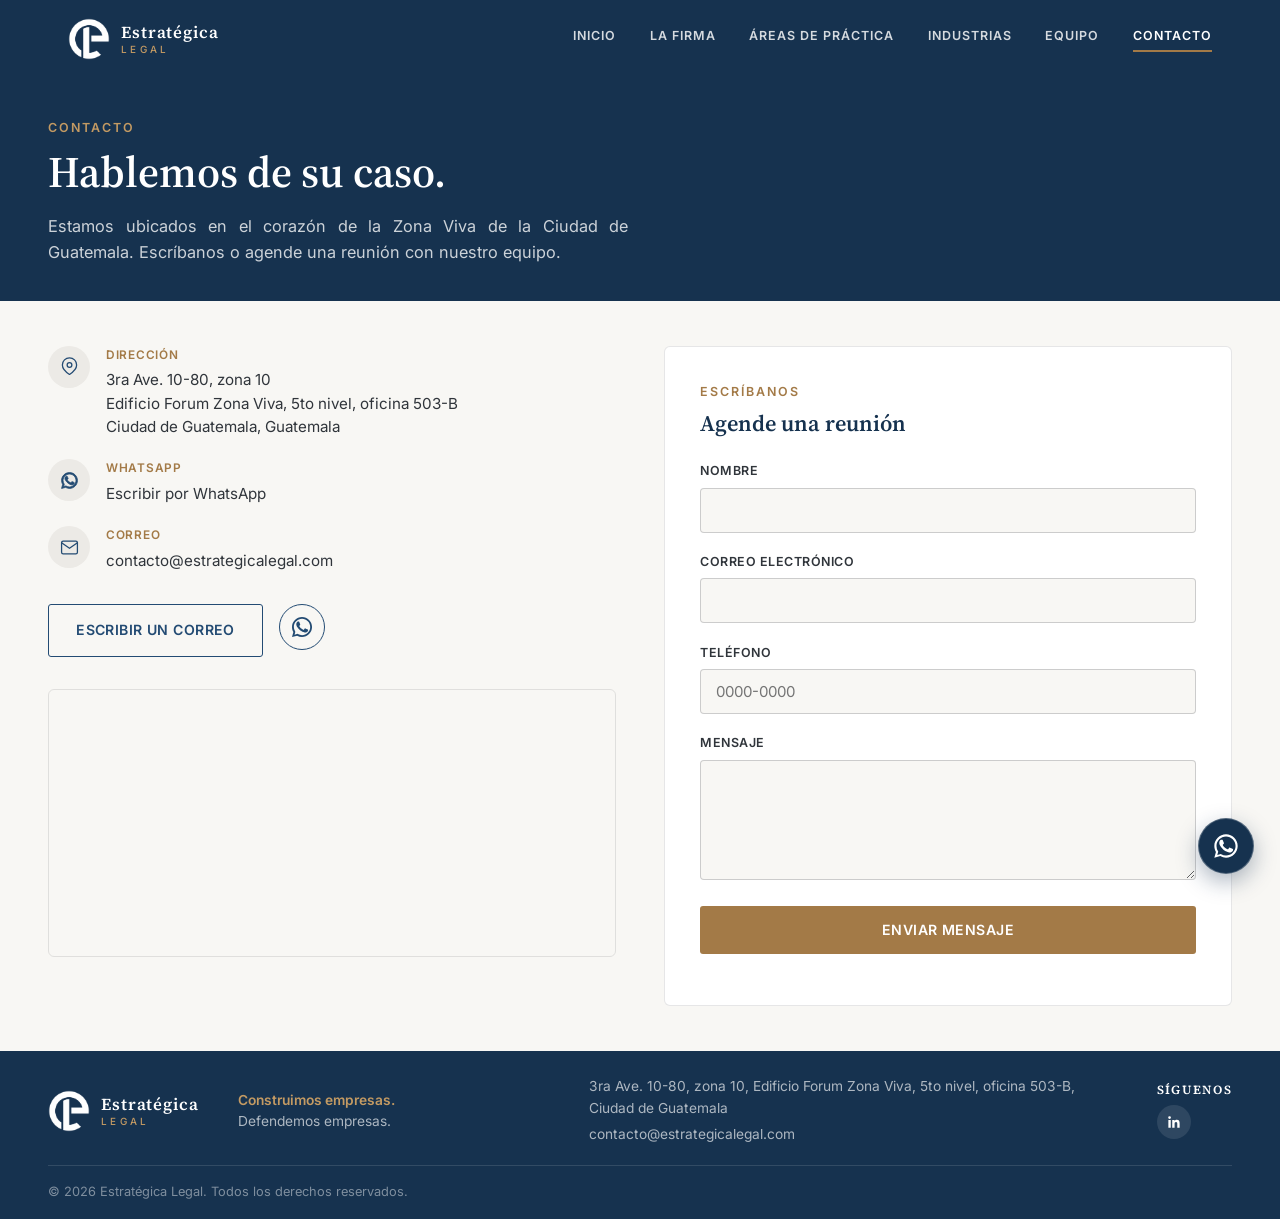
<file: contacto.html>
<!doctype html>
<html lang="es">
  <head>
    <meta charset="UTF-8" />
    <meta name="viewport" content="width=device-width, initial-scale=1.0" />
    <title>Contacto — Estratégica Legal | Agende una reunión</title>
    <meta
      name="description"
      content="Contacte a Estratégica Legal. 3ra Ave. 10-80, zona 10, Edificio Forum Zona Viva, oficina 503-B, Ciudad de Guatemala. Escríbanos o agende una reunión con nuestro equipo."
    />
    <meta name="robots" content="index, follow" />
    <link rel="canonical" href="https://estrategicalegal.com/contacto" />
    <meta property="og:title" content="Contacto — Estratégica Legal" />
    <meta
      property="og:description"
      content="3ra Ave. 10-80, zona 10, Edificio Forum Zona Viva, oficina 503-B, Ciudad de Guatemala."
    />
    <meta property="og:url" content="https://estrategicalegal.com/contacto" />
    <meta property="og:type" content="website" />
    <meta
      property="og:image"
      content="https://estrategicalegal.com/img/og-image.png"
    />
    <meta property="og:image:width" content="1200" />
    <meta property="og:image:height" content="630" />
    <meta property="og:image:type" content="image/png" />
    <meta property="og:site_name" content="Estratégica Legal" />
    <meta property="og:locale" content="es_GT" />
    <meta name="twitter:card" content="summary_large_image" />
    <meta
      name="twitter:image"
      content="https://estrategicalegal.com/img/og-image.png"
    />

    <link rel="icon" href="/favicon.svg" type="image/svg+xml" />
    <link
      rel="icon"
      type="image/png"
      sizes="32x32"
      href="/img/favicon-32.png"
    />
    <link rel="apple-touch-icon" href="/img/apple-touch-icon.png" />
    <meta name="theme-color" content="#16324f" />

    <link rel="preconnect" href="https://fonts.googleapis.com" />
    <link rel="preconnect" href="https://fonts.gstatic.com" crossorigin />
    <link
      href="https://fonts.googleapis.com/css2?family=Source+Serif+4:opsz,wght@8..60,600;8..60,700&family=Inter:wght@400;500;600&display=swap"
      rel="stylesheet"
    />
    <link rel="stylesheet" href="/css/styles.css" />

    <script type="application/ld+json">
      {
        "@context": "https://schema.org",
        "@type": "LegalService",
        "name": "Estratégica Legal",
        "description": "Firma especializada en litigio estratégico y asesoría corporativa en Guatemala.",
        "url": "https://estrategicalegal.com",
        "logo": "https://estrategicalegal.com/img/logo.jpeg",
        "email": "contacto@estrategicalegal.com",
        "address": {
          "@type": "PostalAddress",
          "streetAddress": "3ra Ave. 10-80, zona 10, Edificio Forum Zona Viva, oficina 503-B",
          "addressLocality": "Ciudad de Guatemala",
          "addressCountry": "GT"
        },
        "founder": {
          "@type": "Person",
          "name": "Carlos Morán",
          "jobTitle": "Director"
        },
        "knowsLanguage": ["es"]
      }
    </script>
  </head>
  <body>
    <div class="page">
      <!-- NAV -->
      <nav class="site-nav">
        <div class="nav-inner">
          <a class="logo-lockup" href="/">
            <span class="logo-mark"
              ><img src="/img/logo.png" alt="Estratégica Legal"
            /></span>
            <span class="logo-text"
              ><span class="l1">Estratégica</span
              ><span class="l2">LEGAL</span></span
            >
          </a>
          <button
            class="nav-toggle"
            aria-label="Abrir menú"
            aria-expanded="false"
          >
            <span></span><span></span><span></span>
          </button>
          <div class="nav-menu">
            <a href="/">Inicio</a>
            <a href="/la-firma">La Firma</a>
            <a href="/areas">Áreas de Práctica</a>
            <a href="/industrias">Industrias</a>
            <a href="/equipo">Equipo</a>
            <a href="/contacto" class="active">Contacto</a>
          </div>
        </div>
      </nav>

      <!-- PAGE HERO -->
      <header class="page-hero">
        <div class="page-hero-inner">
          <div class="eyebrow">Contacto</div>
          <h1>Hablemos de su caso.</h1>
          <p>
            Estamos ubicados en el corazón de la Zona Viva de la Ciudad de
            Guatemala. Escríbanos o agende una reunión con nuestro equipo.
          </p>
        </div>
      </header>

      <section class="section">
        <div class="contact-grid">
          <div>
            <div class="contact-info-list">
              <div class="contact-item">
                <div class="contact-icon">
                  <svg
                    viewBox="0 0 24 24"
                    fill="none"
                    stroke="currentColor"
                    stroke-width="1.6"
                    stroke-linecap="round"
                    stroke-linejoin="round"
                  >
                    <path d="M21 10c0 6-9 12-9 12s-9-6-9-12a9 9 0 1118 0z" />
                    <circle cx="12" cy="10" r="3" />
                  </svg>
                </div>
                <div>
                  <div class="label">Dirección</div>
                  <div class="value">
                    3ra Ave. 10-80, zona 10<br />
                    Edificio Forum Zona Viva, 5to nivel, oficina 503-B<br />
                    Ciudad de Guatemala, Guatemala
                  </div>
                </div>
              </div>
              <div class="contact-item">
                <div class="contact-icon">
                  <svg
                    viewBox="0 0 24 24"
                    fill="#234b73"
                    width="19"
                    height="19"
                  >
                    <path
                      d="M17.47 14.38c-.29-.15-1.72-.85-1.99-.94-.27-.1-.46-.15-.66.15-.2.29-.76.94-.93 1.13-.17.2-.34.22-.63.07-.29-.15-1.22-.45-2.32-1.43-.86-.77-1.44-1.72-1.61-2.01-.17-.29-.02-.45.13-.6.13-.13.29-.34.44-.51.15-.17.2-.29.29-.49.1-.2.05-.37-.02-.51-.07-.15-.66-1.58-.9-2.17-.24-.57-.48-.5-.66-.5-.17-.01-.37-.01-.56-.01s-.51.07-.78.37c-.27.29-1.02 1-1.02 2.43 0 1.43 1.04 2.82 1.19 3.01.15.2 2.05 3.13 4.97 4.39.69.3 1.24.48 1.66.61.7.22 1.33.19 1.84.11.56-.08 1.72-.7 1.96-1.38.24-.68.24-1.26.17-1.38-.07-.13-.26-.2-.55-.35z"
                    />
                    <path
                      d="M12.02 2C6.5 2 2 6.48 2 12c0 1.85.5 3.58 1.36 5.07L2 22l5.08-1.33A9.96 9.96 0 0012.02 22c5.52 0 10-4.48 10-10s-4.48-10-10-10zm0 18.18a8.14 8.14 0 01-4.15-1.14l-.3-.18-3.02.79.81-2.94-.2-.31A8.16 8.16 0 013.85 12c0-4.5 3.67-8.17 8.17-8.17S20.19 7.5 20.19 12s-3.67 8.18-8.17 8.18z"
                    />
                  </svg>
                </div>
                <div>
                  <div class="label">WhatsApp</div>
                  <div class="value">
                    <a
                      href="https://wa.me/50241548188"
                      target="_blank"
                      rel="noopener"
                      >Escribir por WhatsApp</a
                    >
                  </div>
                </div>
              </div>
              <div class="contact-item">
                <div class="contact-icon">
                  <svg
                    viewBox="0 0 24 24"
                    fill="none"
                    stroke="currentColor"
                    stroke-width="1.6"
                    stroke-linecap="round"
                    stroke-linejoin="round"
                  >
                    <rect x="2" y="4" width="20" height="16" rx="2" />
                    <path d="M22 6l-10 7L2 6" />
                  </svg>
                </div>
                <div>
                  <div class="label">Correo</div>
                  <div class="value">
                    <a href="mailto:contacto@estrategicalegal.com"
                      >contacto@estrategicalegal.com</a
                    >
                  </div>
                </div>
              </div>
            </div>
            <div class="contact-cta-row">
              <a
                class="btn btn-ghost"
                href="mailto:contacto@estrategicalegal.com"
                >Escribir un correo</a
              >
              <a
                class="whatsapp-inline"
                href="https://wa.me/50241548188"
                target="_blank"
                rel="noopener"
                aria-label="Escribir por WhatsApp"
              >
                <svg viewBox="0 0 24 24">
                  <path
                    d="M17.47 14.38c-.29-.15-1.72-.85-1.99-.94-.27-.1-.46-.15-.66.15-.2.29-.76.94-.93 1.13-.17.2-.34.22-.63.07-.29-.15-1.22-.45-2.32-1.43-.86-.77-1.44-1.72-1.61-2.01-.17-.29-.02-.45.13-.6.13-.13.29-.34.44-.51.15-.17.2-.29.29-.49.1-.2.05-.37-.02-.51-.07-.15-.66-1.58-.9-2.17-.24-.57-.48-.5-.66-.5-.17-.01-.37-.01-.56-.01s-.51.07-.78.37c-.27.29-1.02 1-1.02 2.43 0 1.43 1.04 2.82 1.19 3.01.15.2 2.05 3.13 4.97 4.39.69.3 1.24.48 1.66.61.7.22 1.33.19 1.84.11.56-.08 1.72-.7 1.96-1.38.24-.68.24-1.26.17-1.38-.07-.13-.26-.2-.55-.35z"
                  />
                  <path
                    d="M12.02 2C6.5 2 2 6.48 2 12c0 1.85.5 3.58 1.36 5.07L2 22l5.08-1.33A9.96 9.96 0 0012.02 22c5.52 0 10-4.48 10-10s-4.48-10-10-10zm0 18.18a8.14 8.14 0 01-4.15-1.14l-.3-.18-3.02.79.81-2.94-.2-.31A8.16 8.16 0 013.85 12c0-4.5 3.67-8.17 8.17-8.17S20.19 7.5 20.19 12s-3.67 8.18-8.17 8.18z"
                  />
                </svg>
              </a>
            </div>

            <div class="map-wrap" style="margin-top: 2rem">
              <iframe
                title="Ubicación de Estratégica Legal — Edificio Forum Zona Viva"
                src="https://maps.google.com/maps?q=Edificio%20Forum%20Zona%20Viva%203a%20avenida%2010-80%20zona%2010%20Guatemala&output=embed"
                loading="lazy"
                referrerpolicy="no-referrer-when-downgrade"
                allowfullscreen
              ></iframe>
            </div>
          </div>

          <div class="form-card">
            <div class="eyebrow" style="margin-bottom: 0.5rem">Escríbanos</div>
            <h2
              class="section-title"
              style="font-size: 1.4rem; margin-bottom: 1.5rem"
            >
              Agende una reunión
            </h2>
            <form id="contact-form">
              <div class="form-row">
                <label for="nombre">Nombre</label>
                <input type="text" id="nombre" name="nombre" required />
              </div>
              <div class="form-row">
                <label for="correo">Correo electrónico</label>
                <input type="email" id="correo" name="correo" required />
              </div>
              <div class="form-row">
                <label for="telefono">Teléfono</label>
                <input
                  type="tel"
                  id="telefono"
                  name="telefono"
                  required
                  inputmode="numeric"
                  placeholder="0000-0000"
                  maxlength="9"
                  autocomplete="tel-national"
                />
              </div>
              <div class="form-row">
                <label for="mensaje">Mensaje</label>
                <textarea id="mensaje" name="mensaje" required></textarea>
              </div>
              <!-- Anti-spam: invisible para personas, los bots sí lo rellenan -->
              <div class="hp-field" aria-hidden="true">
                <label for="website">No llenar este campo</label>
                <input
                  type="text"
                  id="website"
                  name="website"
                  tabindex="-1"
                  autocomplete="off"
                />
              </div>
              <button
                type="submit"
                class="btn btn-primary"
                style="width: 100%; justify-content: center"
              >
                Enviar mensaje
              </button>
              <p
                class="form-status"
                id="form-status"
                role="status"
                aria-live="polite"
              ></p>
            </form>
          </div>
        </div>
      </section>

      <!-- FOOTER -->
      <footer class="site-footer">
        <div class="footer-inner">
          <div class="footer-brand">
            <a class="logo-lockup" href="/">
              <span class="logo-mark"
                ><img src="/img/logo.png" alt="Estratégica Legal"
              /></span>
              <span class="logo-text"
                ><span class="l1">Estratégica</span
                ><span class="l2">LEGAL</span></span
              >
            </a>
          </div>
          <div class="footer-col">
            <p class="footer-tagline">
              <strong>Construimos empresas.</strong>Defendemos empresas.
            </p>
          </div>
          <div class="footer-col">
            <p>
              3ra Ave. 10-80, zona 10, Edificio Forum Zona Viva, 5to nivel,
              oficina 503-B, Ciudad de Guatemala
            </p>
            <a href="mailto:contacto@estrategicalegal.com"
              >contacto@estrategicalegal.com</a
            >
          </div>
          <div class="footer-col">
            <h4>Síguenos</h4>
            <div class="footer-social">
              <a href="#" aria-label="LinkedIn"
                ><svg viewBox="0 0 24 24">
                  <path
                    d="M20.45 20.45h-3.55v-5.57c0-1.33-.02-3.04-1.85-3.04-1.86 0-2.15 1.45-2.15 2.94v5.67H9.35V9h3.41v1.56h.05c.48-.9 1.64-1.85 3.37-1.85 3.6 0 4.27 2.37 4.27 5.46v6.28zM5.34 7.43a2.06 2.06 0 110-4.12 2.06 2.06 0 010 4.12zM7.12 20.45H3.56V9h3.56v11.45z"
                  /></svg
              ></a>
            </div>
          </div>
        </div>
        <div class="footer-bottom">
          <span
            >© <span id="year">2026</span> Estratégica Legal. Todos los derechos
            reservados.</span
          >
        </div>
      </footer>
    </div>

    <a
      class="whatsapp-float"
      href="https://wa.me/50241548188"
      target="_blank"
      rel="noopener"
      aria-label="Chatear por WhatsApp"
    >
      <svg viewBox="0 0 24 24">
        <path
          d="M17.47 14.38c-.29-.15-1.72-.85-1.99-.94-.27-.1-.46-.15-.66.15-.2.29-.76.94-.93 1.13-.17.2-.34.22-.63.07-.29-.15-1.22-.45-2.32-1.43-.86-.77-1.44-1.72-1.61-2.01-.17-.29-.02-.45.13-.6.13-.13.29-.34.44-.51.15-.17.2-.29.29-.49.1-.2.05-.37-.02-.51-.07-.15-.66-1.58-.9-2.17-.24-.57-.48-.5-.66-.5-.17-.01-.37-.01-.56-.01s-.51.07-.78.37c-.27.29-1.02 1-1.02 2.43 0 1.43 1.04 2.82 1.19 3.01.15.2 2.05 3.13 4.97 4.39.69.3 1.24.48 1.66.61.7.22 1.33.19 1.84.11.56-.08 1.72-.7 1.96-1.38.24-.68.24-1.26.17-1.38-.07-.13-.26-.2-.55-.35z"
        />
        <path
          d="M12.02 2C6.5 2 2 6.48 2 12c0 1.85.5 3.58 1.36 5.07L2 22l5.08-1.33A9.96 9.96 0 0012.02 22c5.52 0 10-4.48 10-10s-4.48-10-10-10zm0 18.18a8.14 8.14 0 01-4.15-1.14l-.3-.18-3.02.79.81-2.94-.2-.31A8.16 8.16 0 013.85 12c0-4.5 3.67-8.17 8.17-8.17S20.19 7.5 20.19 12s-3.67 8.18-8.17 8.18z"
        />
      </svg>
    </a>

    <script src="/js/main.js"></script>
  </body>
</html>
</file>
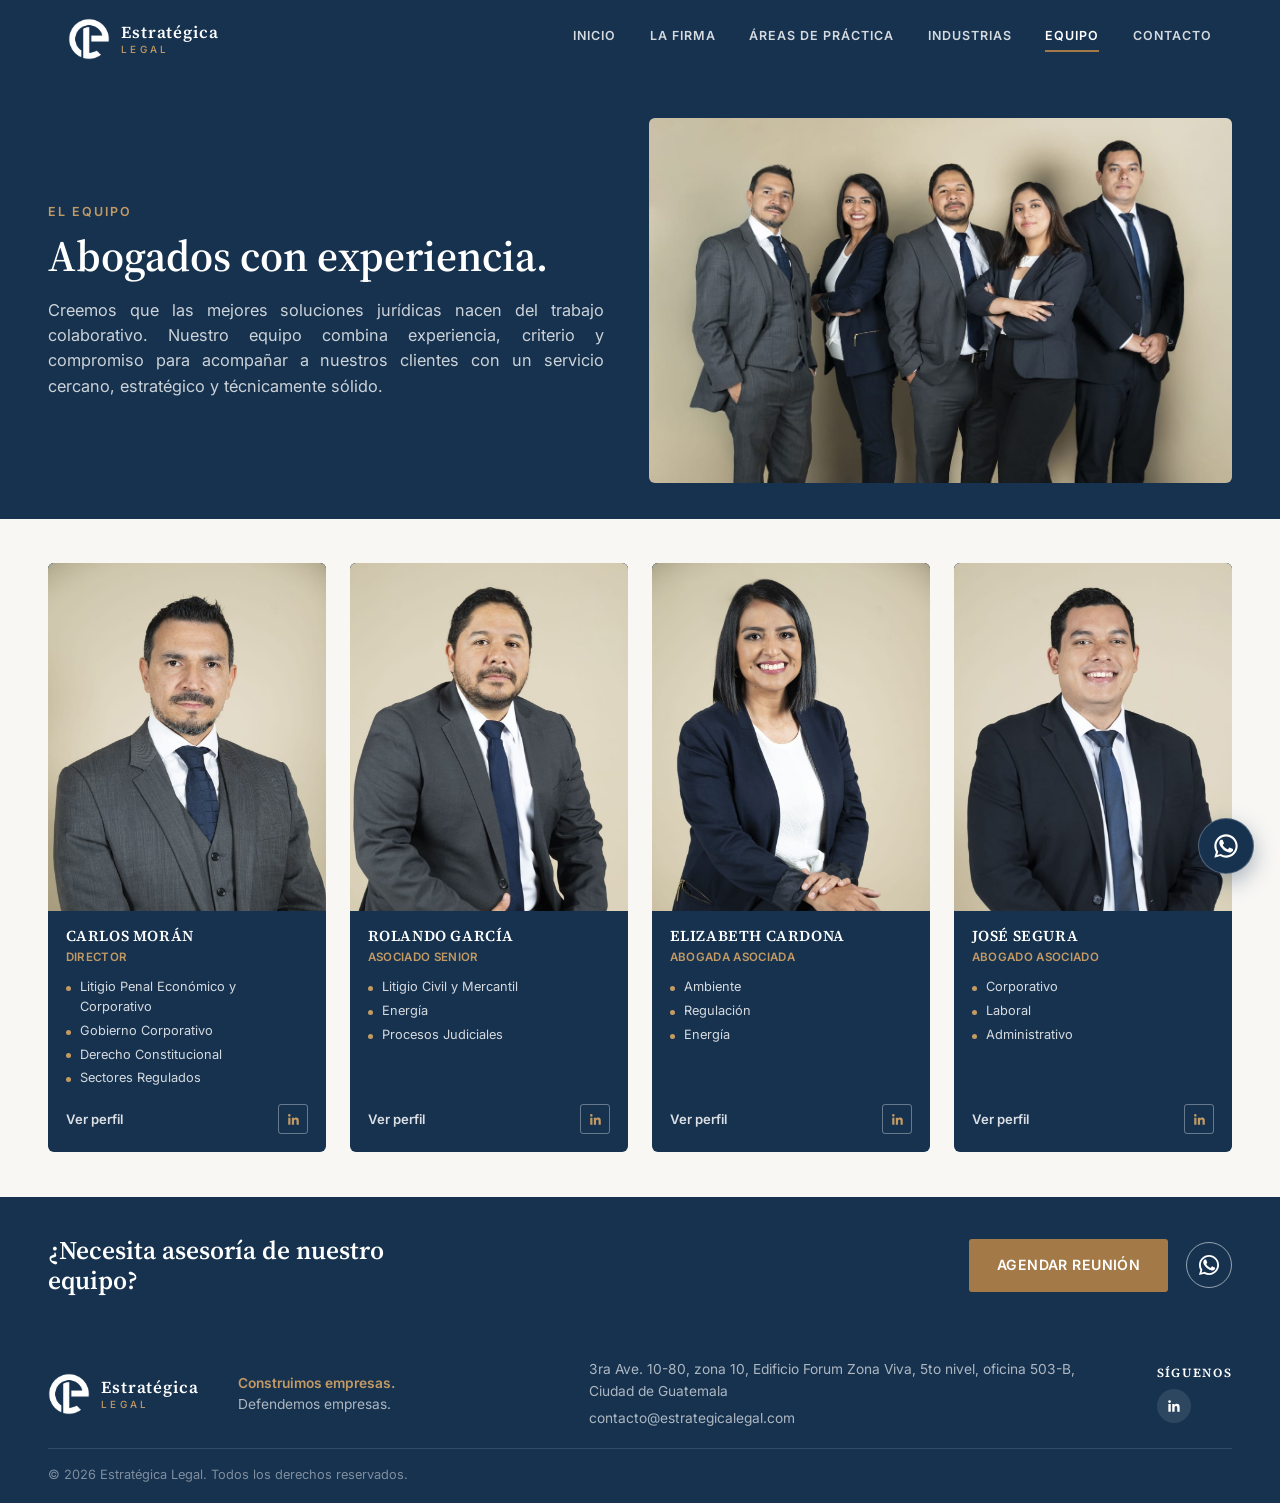
<file: equipo.html>
<!doctype html>
<html lang="es">
  <head>
    <meta charset="UTF-8" />
    <meta name="viewport" content="width=device-width, initial-scale=1.0" />
    <title>Equipo — Estratégica Legal | Abogados en Guatemala</title>
    <meta
      name="description"
      content="Conozca al equipo de Estratégica Legal, dirigido por Carlos Morán: abogados especializados en litigio, derecho corporativo, ambiental, energético y laboral en Guatemala."
    />
    <meta name="robots" content="index, follow" />
    <link rel="canonical" href="https://estrategicalegal.com/equipo" />
    <meta property="og:title" content="Equipo — Estratégica Legal" />
    <meta
      property="og:description"
      content="Abogados especializados en litigio, derecho corporativo, ambiental, energético y laboral, dirigidos por Carlos Morán."
    />
    <meta property="og:url" content="https://estrategicalegal.com/equipo" />
    <meta property="og:type" content="website" />
    <meta
      property="og:image"
      content="https://estrategicalegal.com/img/og-image.png"
    />
    <meta property="og:image:width" content="1200" />
    <meta property="og:image:height" content="630" />
    <meta property="og:image:type" content="image/png" />
    <meta property="og:site_name" content="Estratégica Legal" />
    <meta property="og:locale" content="es_GT" />
    <meta name="twitter:card" content="summary_large_image" />
    <meta
      name="twitter:image"
      content="https://estrategicalegal.com/img/og-image.png"
    />

    <link rel="icon" href="/favicon.svg" type="image/svg+xml" />
    <link
      rel="icon"
      type="image/png"
      sizes="32x32"
      href="/img/favicon-32.png"
    />
    <link rel="apple-touch-icon" href="/img/apple-touch-icon.png" />
    <meta name="theme-color" content="#16324f" />

    <link rel="preconnect" href="https://fonts.googleapis.com" />
    <link rel="preconnect" href="https://fonts.gstatic.com" crossorigin />
    <link
      href="https://fonts.googleapis.com/css2?family=Source+Serif+4:opsz,wght@8..60,600;8..60,700&family=Inter:wght@400;500;600&display=swap"
      rel="stylesheet"
    />
    <link rel="stylesheet" href="/css/styles.css" />

    <script type="application/ld+json">
      {
        "@context": "https://schema.org",
        "@type": "LegalService",
        "name": "Estratégica Legal",
        "description": "Firma especializada en litigio estratégico y asesoría corporativa en Guatemala.",
        "url": "https://estrategicalegal.com",
        "logo": "https://estrategicalegal.com/img/logo.jpeg",
        "email": "contacto@estrategicalegal.com",
        "address": {
          "@type": "PostalAddress",
          "streetAddress": "3ra Ave. 10-80, zona 10, Edificio Forum Zona Viva, oficina 503-B",
          "addressLocality": "Ciudad de Guatemala",
          "addressCountry": "GT"
        },
        "founder": {
          "@type": "Person",
          "name": "Carlos Morán",
          "jobTitle": "Director"
        },
        "knowsLanguage": ["es"]
      }
    </script>
  </head>
  <body>
    <div class="page">
      <!-- NAV -->
      <nav class="site-nav">
        <div class="nav-inner">
          <a class="logo-lockup" href="/">
            <span class="logo-mark"
              ><img src="/img/logo.png" alt="Estratégica Legal"
            /></span>
            <span class="logo-text"
              ><span class="l1">Estratégica</span
              ><span class="l2">LEGAL</span></span
            >
          </a>
          <button
            class="nav-toggle"
            aria-label="Abrir menú"
            aria-expanded="false"
          >
            <span></span><span></span><span></span>
          </button>
          <div class="nav-menu">
            <a href="/">Inicio</a>
            <a href="/la-firma">La Firma</a>
            <a href="/areas">Áreas de Práctica</a>
            <a href="/industrias">Industrias</a>
            <a href="/equipo" class="active">Equipo</a>
            <a href="/contacto">Contacto</a>
          </div>
        </div>
      </nav>

      <!-- PAGE HERO -->
      <header class="page-hero with-photo">
        <div class="page-hero-inner">
          <div class="page-hero-copy">
            <div class="eyebrow">El equipo</div>
            <h1>Abogados con experiencia.</h1>
            <p>
              Creemos que las mejores soluciones jurídicas nacen del trabajo
              colaborativo. Nuestro equipo combina experiencia, criterio y
              compromiso para acompañar a nuestros clientes con un servicio
              cercano, estratégico y técnicamente sólido.
            </p>
          </div>
          <div class="page-hero-photo has-photo">
            <img
              src="/img/foto-grupal-2.jpeg"
              alt="Equipo de abogados de Estratégica Legal"
              width="1289"
              height="859"
              fetchpriority="high"
              decoding="async"
            />
          </div>
        </div>
      </header>

      <section class="section">
        <div class="team-grid">
          <a class="team-card" href="/equipo/carlos-moran">
            <div class="team-photo">
              <img
                src="/img/carlos-moran.jpeg"
                alt="Carlos Morán"
                width="900"
                height="1350"
                loading="lazy"
                decoding="async"
              />
            </div>
            <div class="team-body">
              <h3>Carlos Morán</h3>
              <div class="team-role">Director</div>
              <ul class="team-specs">
                <li>Litigio Penal Económico y Corporativo</li>
                <li>Gobierno Corporativo</li>
                <li>Derecho Constitucional</li>
                <li>Sectores Regulados</li>
              </ul>
              <div class="team-link-row">
                <span>Ver perfil</span>
                <span class="team-linkedin"
                  ><svg viewBox="0 0 24 24">
                    <path
                      d="M20.45 20.45h-3.55v-5.57c0-1.33-.02-3.04-1.85-3.04-1.86 0-2.15 1.45-2.15 2.94v5.67H9.35V9h3.41v1.56h.05c.48-.9 1.64-1.85 3.37-1.85 3.6 0 4.27 2.37 4.27 5.46v6.28zM5.34 7.43a2.06 2.06 0 110-4.12 2.06 2.06 0 010 4.12zM7.12 20.45H3.56V9h3.56v11.45z"
                    /></svg
                ></span>
              </div>
            </div>
          </a>
          <a class="team-card" href="/equipo/rolando-garcia">
            <div class="team-photo">
              <img
                src="/img/rolando-garcia.jpeg"
                alt="Rolando García"
                width="900"
                height="1350"
                loading="lazy"
                decoding="async"
              />
            </div>
            <div class="team-body">
              <h3>Rolando García</h3>
              <div class="team-role">Asociado Senior</div>
              <ul class="team-specs">
                <li>Litigio Civil y Mercantil</li>
                <li>Energía</li>
                <li>Procesos Judiciales</li>
              </ul>
              <div class="team-link-row">
                <span>Ver perfil</span>
                <span class="team-linkedin"
                  ><svg viewBox="0 0 24 24">
                    <path
                      d="M20.45 20.45h-3.55v-5.57c0-1.33-.02-3.04-1.85-3.04-1.86 0-2.15 1.45-2.15 2.94v5.67H9.35V9h3.41v1.56h.05c.48-.9 1.64-1.85 3.37-1.85 3.6 0 4.27 2.37 4.27 5.46v6.28zM5.34 7.43a2.06 2.06 0 110-4.12 2.06 2.06 0 010 4.12zM7.12 20.45H3.56V9h3.56v11.45z"
                    /></svg
                ></span>
              </div>
            </div>
          </a>
          <a class="team-card" href="/equipo/elizabeth-cardona">
            <div class="team-photo">
              <img
                src="/img/elizabeth-cardona.jpeg"
                alt="Elizabeth Cardona"
                width="900"
                height="1350"
                loading="lazy"
                decoding="async"
              />
            </div>
            <div class="team-body">
              <h3>Elizabeth Cardona</h3>
              <div class="team-role">Abogada Asociada</div>
              <ul class="team-specs">
                <li>Ambiente</li>
                <li>Regulación</li>
                <li>Energía</li>
              </ul>
              <div class="team-link-row">
                <span>Ver perfil</span>
                <span class="team-linkedin"
                  ><svg viewBox="0 0 24 24">
                    <path
                      d="M20.45 20.45h-3.55v-5.57c0-1.33-.02-3.04-1.85-3.04-1.86 0-2.15 1.45-2.15 2.94v5.67H9.35V9h3.41v1.56h.05c.48-.9 1.64-1.85 3.37-1.85 3.6 0 4.27 2.37 4.27 5.46v6.28zM5.34 7.43a2.06 2.06 0 110-4.12 2.06 2.06 0 010 4.12zM7.12 20.45H3.56V9h3.56v11.45z"
                    /></svg
                ></span>
              </div>
            </div>
          </a>
          <a class="team-card" href="/equipo/jose-segura">
            <div class="team-photo">
              <img
                src="/img/leonel-segura.jpeg"
                alt="José Segura"
                width="900"
                height="1350"
                loading="lazy"
                decoding="async"
              />
            </div>
            <div class="team-body">
              <h3>José Segura</h3>
              <div class="team-role">Abogado Asociado</div>
              <ul class="team-specs">
                <li>Corporativo</li>
                <li>Laboral</li>
                <li>Administrativo</li>
              </ul>
              <div class="team-link-row">
                <span>Ver perfil</span>
                <span class="team-linkedin"
                  ><svg viewBox="0 0 24 24">
                    <path
                      d="M20.45 20.45h-3.55v-5.57c0-1.33-.02-3.04-1.85-3.04-1.86 0-2.15 1.45-2.15 2.94v5.67H9.35V9h3.41v1.56h.05c.48-.9 1.64-1.85 3.37-1.85 3.6 0 4.27 2.37 4.27 5.46v6.28zM5.34 7.43a2.06 2.06 0 110-4.12 2.06 2.06 0 010 4.12zM7.12 20.45H3.56V9h3.56v11.45z"
                    /></svg
                ></span>
              </div>
            </div>
          </a>
        </div>
      </section>

      <!-- CTA -->
      <section class="cta-bar">
        <div class="cta-bar-inner">
          <h2>¿Necesita asesoría de nuestro equipo?</h2>
          <div class="cta-bar-actions">
            <a class="btn btn-primary" href="/contacto">Agendar reunión</a>
            <a
              class="whatsapp-inline"
              href="https://wa.me/50241548188"
              target="_blank"
              rel="noopener"
              aria-label="Escribir por WhatsApp"
            >
              <svg viewBox="0 0 24 24">
                <path
                  d="M17.47 14.38c-.29-.15-1.72-.85-1.99-.94-.27-.1-.46-.15-.66.15-.2.29-.76.94-.93 1.13-.17.2-.34.22-.63.07-.29-.15-1.22-.45-2.32-1.43-.86-.77-1.44-1.72-1.61-2.01-.17-.29-.02-.45.13-.6.13-.13.29-.34.44-.51.15-.17.2-.29.29-.49.1-.2.05-.37-.02-.51-.07-.15-.66-1.58-.9-2.17-.24-.57-.48-.5-.66-.5-.17-.01-.37-.01-.56-.01s-.51.07-.78.37c-.27.29-1.02 1-1.02 2.43 0 1.43 1.04 2.82 1.19 3.01.15.2 2.05 3.13 4.97 4.39.69.3 1.24.48 1.66.61.7.22 1.33.19 1.84.11.56-.08 1.72-.7 1.96-1.38.24-.68.24-1.26.17-1.38-.07-.13-.26-.2-.55-.35z"
                />
                <path
                  d="M12.02 2C6.5 2 2 6.48 2 12c0 1.85.5 3.58 1.36 5.07L2 22l5.08-1.33A9.96 9.96 0 0012.02 22c5.52 0 10-4.48 10-10s-4.48-10-10-10zm0 18.18a8.14 8.14 0 01-4.15-1.14l-.3-.18-3.02.79.81-2.94-.2-.31A8.16 8.16 0 013.85 12c0-4.5 3.67-8.17 8.17-8.17S20.19 7.5 20.19 12s-3.67 8.18-8.17 8.18z"
                />
              </svg>
            </a>
          </div>
        </div>
      </section>

      <!-- FOOTER -->
      <footer class="site-footer">
        <div class="footer-inner">
          <div class="footer-brand">
            <a class="logo-lockup" href="/">
              <span class="logo-mark"
                ><img src="/img/logo.png" alt="Estratégica Legal"
              /></span>
              <span class="logo-text"
                ><span class="l1">Estratégica</span
                ><span class="l2">LEGAL</span></span
              >
            </a>
          </div>
          <div class="footer-col">
            <p class="footer-tagline">
              <strong>Construimos empresas.</strong>Defendemos empresas.
            </p>
          </div>
          <div class="footer-col">
            <p>
              3ra Ave. 10-80, zona 10, Edificio Forum Zona Viva, 5to nivel,
              oficina 503-B, Ciudad de Guatemala
            </p>
            <a href="mailto:contacto@estrategicalegal.com"
              >contacto@estrategicalegal.com</a
            >
          </div>
          <div class="footer-col">
            <h4>Síguenos</h4>
            <div class="footer-social">
              <a href="#" aria-label="LinkedIn"
                ><svg viewBox="0 0 24 24">
                  <path
                    d="M20.45 20.45h-3.55v-5.57c0-1.33-.02-3.04-1.85-3.04-1.86 0-2.15 1.45-2.15 2.94v5.67H9.35V9h3.41v1.56h.05c.48-.9 1.64-1.85 3.37-1.85 3.6 0 4.27 2.37 4.27 5.46v6.28zM5.34 7.43a2.06 2.06 0 110-4.12 2.06 2.06 0 010 4.12zM7.12 20.45H3.56V9h3.56v11.45z"
                  /></svg
              ></a>
            </div>
          </div>
        </div>
        <div class="footer-bottom">
          <span
            >© <span id="year">2026</span> Estratégica Legal. Todos los derechos
            reservados.</span
          >
        </div>
      </footer>
    </div>

    <a
      class="whatsapp-float"
      href="https://wa.me/50241548188"
      target="_blank"
      rel="noopener"
      aria-label="Chatear por WhatsApp"
    >
      <svg viewBox="0 0 24 24">
        <path
          d="M17.47 14.38c-.29-.15-1.72-.85-1.99-.94-.27-.1-.46-.15-.66.15-.2.29-.76.94-.93 1.13-.17.2-.34.22-.63.07-.29-.15-1.22-.45-2.32-1.43-.86-.77-1.44-1.72-1.61-2.01-.17-.29-.02-.45.13-.6.13-.13.29-.34.44-.51.15-.17.2-.29.29-.49.1-.2.05-.37-.02-.51-.07-.15-.66-1.58-.9-2.17-.24-.57-.48-.5-.66-.5-.17-.01-.37-.01-.56-.01s-.51.07-.78.37c-.27.29-1.02 1-1.02 2.43 0 1.43 1.04 2.82 1.19 3.01.15.2 2.05 3.13 4.97 4.39.69.3 1.24.48 1.66.61.7.22 1.33.19 1.84.11.56-.08 1.72-.7 1.96-1.38.24-.68.24-1.26.17-1.38-.07-.13-.26-.2-.55-.35z"
        />
        <path
          d="M12.02 2C6.5 2 2 6.48 2 12c0 1.85.5 3.58 1.36 5.07L2 22l5.08-1.33A9.96 9.96 0 0012.02 22c5.52 0 10-4.48 10-10s-4.48-10-10-10zm0 18.18a8.14 8.14 0 01-4.15-1.14l-.3-.18-3.02.79.81-2.94-.2-.31A8.16 8.16 0 013.85 12c0-4.5 3.67-8.17 8.17-8.17S20.19 7.5 20.19 12s-3.67 8.18-8.17 8.18z"
        />
      </svg>
    </a>

    <script src="/js/main.js"></script>
  </body>
</html>
</file>
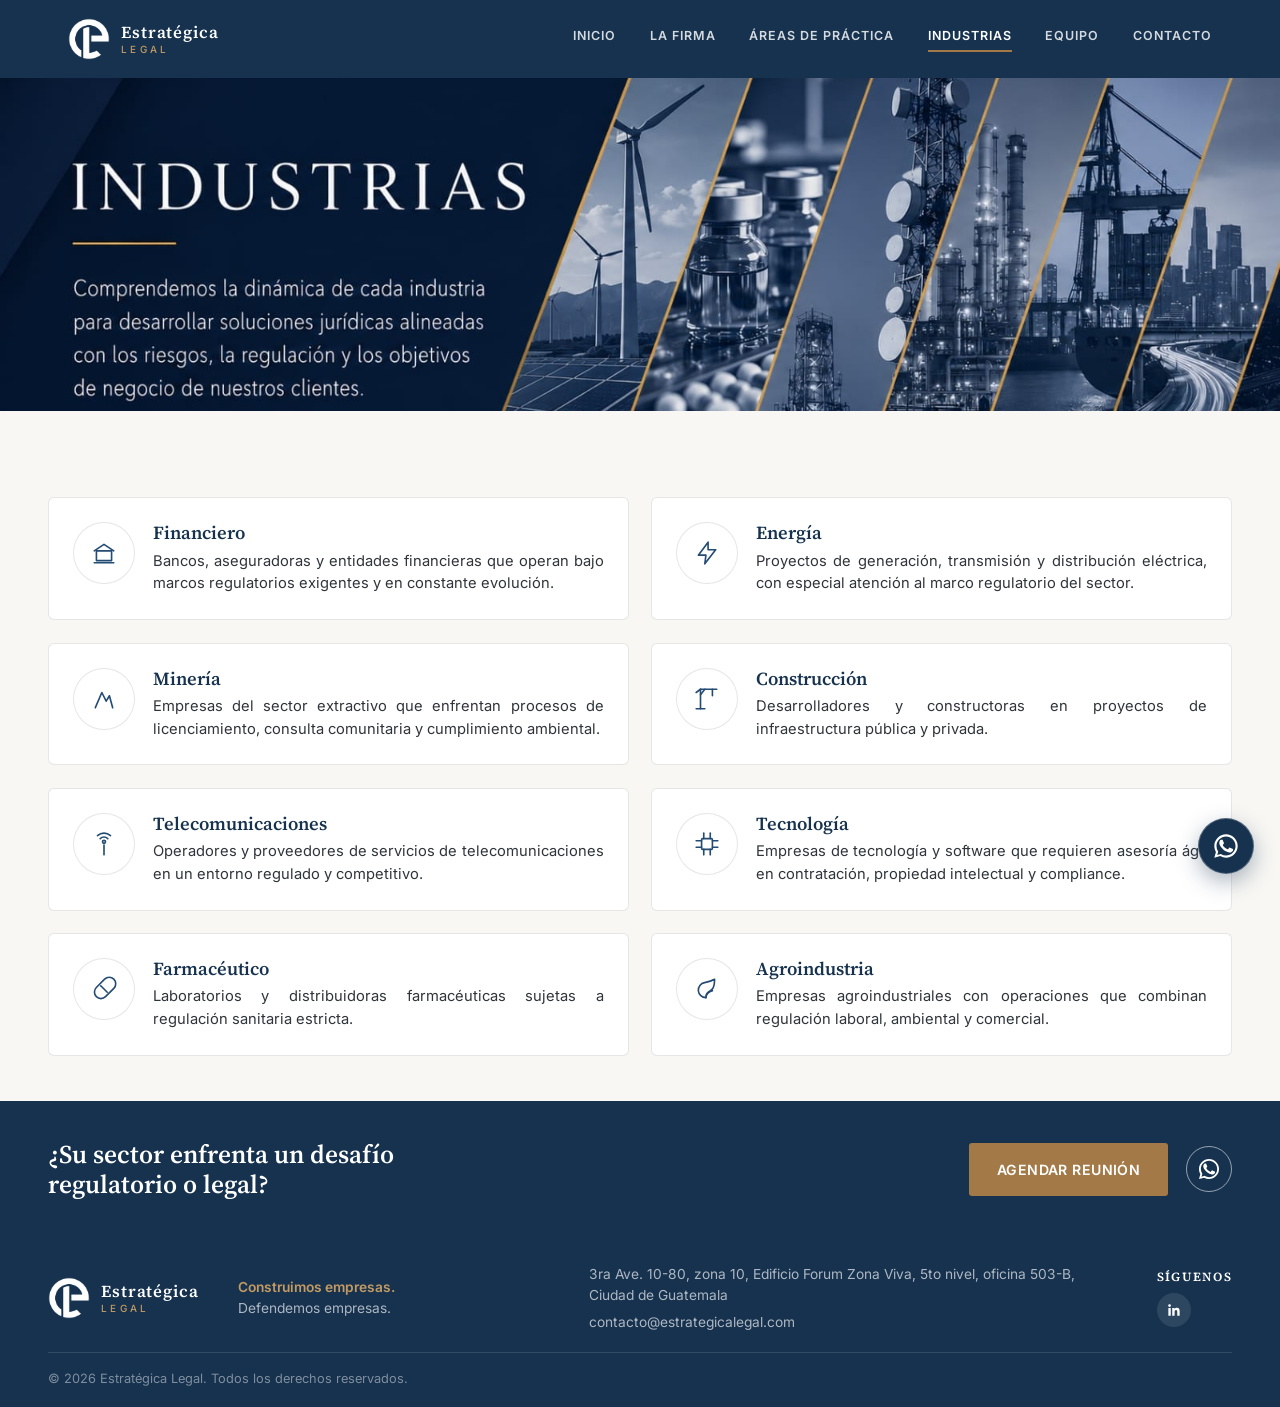
<file: industrias.html>
<!doctype html>
<html lang="es">
  <head>
    <meta charset="UTF-8" />
    <meta name="viewport" content="width=device-width, initial-scale=1.0" />
    <title>Industrias — Estratégica Legal | Sectores que atendemos</title>
    <meta
      name="description"
      content="Estratégica Legal comprende el marco regulatorio y los desafíos propios de los sectores financiero, energía, minería, construcción, telecomunicaciones, tecnología, farmacéutico y agroindustria."
    />
    <meta name="robots" content="index, follow" />
    <link rel="canonical" href="https://estrategicalegal.com/industrias" />
    <meta property="og:title" content="Industrias — Estratégica Legal" />
    <meta
      property="og:description"
      content="Sectores económicos donde operan nuestros clientes: financiero, energía, minería, construcción, telecomunicaciones, tecnología, farmacéutico y agroindustria."
    />
    <meta property="og:url" content="https://estrategicalegal.com/industrias" />
    <meta property="og:type" content="website" />
    <meta
      property="og:image"
      content="https://estrategicalegal.com/img/og-image.png"
    />
    <meta property="og:image:width" content="1200" />
    <meta property="og:image:height" content="630" />
    <meta property="og:image:type" content="image/png" />
    <meta property="og:site_name" content="Estratégica Legal" />
    <meta property="og:locale" content="es_GT" />
    <meta name="twitter:card" content="summary_large_image" />
    <meta
      name="twitter:image"
      content="https://estrategicalegal.com/img/og-image.png"
    />

    <link rel="icon" href="/favicon.svg" type="image/svg+xml" />
    <link
      rel="icon"
      type="image/png"
      sizes="32x32"
      href="/img/favicon-32.png"
    />
    <link rel="apple-touch-icon" href="/img/apple-touch-icon.png" />
    <meta name="theme-color" content="#16324f" />

    <link rel="preconnect" href="https://fonts.googleapis.com" />
    <link rel="preconnect" href="https://fonts.gstatic.com" crossorigin />
    <link
      href="https://fonts.googleapis.com/css2?family=Source+Serif+4:opsz,wght@8..60,600;8..60,700&family=Inter:wght@400;500;600&display=swap"
      rel="stylesheet"
    />
    <link rel="stylesheet" href="/css/styles.css" />

    <script type="application/ld+json">
      {
        "@context": "https://schema.org",
        "@type": "LegalService",
        "name": "Estratégica Legal",
        "description": "Firma especializada en litigio estratégico y asesoría corporativa en Guatemala.",
        "url": "https://estrategicalegal.com",
        "logo": "https://estrategicalegal.com/img/logo.jpeg",
        "email": "contacto@estrategicalegal.com",
        "address": {
          "@type": "PostalAddress",
          "streetAddress": "3ra Ave. 10-80, zona 10, Edificio Forum Zona Viva, oficina 503-B",
          "addressLocality": "Ciudad de Guatemala",
          "addressCountry": "GT"
        },
        "founder": {
          "@type": "Person",
          "name": "Carlos Morán",
          "jobTitle": "Director"
        },
        "knowsLanguage": ["es"]
      }
    </script>
  </head>
  <body>
    <div class="page">
      <!-- NAV -->
      <nav class="site-nav">
        <div class="nav-inner">
          <a class="logo-lockup" href="/">
            <span class="logo-mark"
              ><img src="/img/logo.png" alt="Estratégica Legal"
            /></span>
            <span class="logo-text"
              ><span class="l1">Estratégica</span
              ><span class="l2">LEGAL</span></span
            >
          </a>
          <button
            class="nav-toggle"
            aria-label="Abrir menú"
            aria-expanded="false"
          >
            <span></span><span></span><span></span>
          </button>
          <div class="nav-menu">
            <a href="/">Inicio</a>
            <a href="/la-firma">La Firma</a>
            <a href="/areas">Áreas de Práctica</a>
            <a href="/industrias" class="active">Industrias</a>
            <a href="/equipo">Equipo</a>
            <a href="/contacto">Contacto</a>
          </div>
        </div>
      </nav>

      <!-- PAGE HERO -->
      <!-- BANNER DE PORTADA (ya incluye el rótulo "Industrias" y su descripción) -->
      <div class="page-banner">
        <img
          src="/img/industrias.jpeg"
          alt="Industrias — Comprendemos la dinámica de cada industria para desarrollar soluciones jurídicas alineadas con los riesgos, la regulación y los objetivos de negocio de nuestros clientes."
          width="1600"
          height="885"
          fetchpriority="high"
          decoding="async"
        />
      </div>
      <!-- El título va en el banner (imagen). Se conserva un H1 real, oculto
           visualmente, para SEO y lectores de pantalla. -->
      <h1 class="sr-only">Industrias</h1>

      <section class="section">
        <div class="industry-detail-grid">
          <div class="industry-card">
            <div class="industry-icon">
              <svg
                viewBox="0 0 24 24"
                fill="none"
                stroke="currentColor"
                stroke-width="1.5"
                stroke-linecap="round"
                stroke-linejoin="round"
              >
                <path d="M3 10l9-6 9 6" />
                <rect x="5" y="10" width="14" height="9" />
                <line x1="3" y1="21" x2="21" y2="21" />
              </svg>
            </div>
            <div>
              <h3>Financiero</h3>
              <p>
                Bancos, aseguradoras y entidades financieras que operan bajo
                marcos regulatorios exigentes y en constante evolución.
              </p>
            </div>
          </div>
          <div class="industry-card">
            <div class="industry-icon">
              <svg
                viewBox="0 0 24 24"
                fill="none"
                stroke="currentColor"
                stroke-width="1.5"
                stroke-linecap="round"
                stroke-linejoin="round"
              >
                <polygon points="13 2 4 14 11 14 10 22 20 9 13 9 13 2" />
              </svg>
            </div>
            <div>
              <h3>Energía</h3>
              <p>
                Proyectos de generación, transmisión y distribución eléctrica,
                con especial atención al marco regulatorio del sector.
              </p>
            </div>
          </div>
          <div class="industry-card">
            <div class="industry-icon">
              <svg
                viewBox="0 0 24 24"
                fill="none"
                stroke="currentColor"
                stroke-width="1.5"
                stroke-linecap="round"
                stroke-linejoin="round"
              >
                <path d="M4 20L10 6l4 8 3-5 3 11" />
              </svg>
            </div>
            <div>
              <h3>Minería</h3>
              <p>
                Empresas del sector extractivo que enfrentan procesos de
                licenciamiento, consulta comunitaria y cumplimiento ambiental.
              </p>
            </div>
          </div>
          <div class="industry-card">
            <div class="industry-icon">
              <svg
                viewBox="0 0 24 24"
                fill="none"
                stroke="currentColor"
                stroke-width="1.5"
                stroke-linecap="round"
                stroke-linejoin="round"
              >
                <line x1="6" y1="21" x2="6" y2="3" />
                <line x1="6" y1="3" x2="21" y2="3" />
                <line x1="6" y1="3" x2="2" y2="6" />
                <line x1="6" y1="8" x2="10" y2="3" />
                <line x1="17" y1="3" x2="17" y2="9" />
                <line x1="2" y1="21" x2="10" y2="21" />
              </svg>
            </div>
            <div>
              <h3>Construcción</h3>
              <p>
                Desarrolladores y constructoras en proyectos de infraestructura
                pública y privada.
              </p>
            </div>
          </div>
          <div class="industry-card">
            <div class="industry-icon">
              <svg
                viewBox="0 0 24 24"
                fill="none"
                stroke="currentColor"
                stroke-width="1.5"
                stroke-linecap="round"
                stroke-linejoin="round"
              >
                <line x1="12" y1="22" x2="12" y2="13" />
                <circle cx="12" cy="10" r="1.4" />
                <path d="M8.5 7a5 5 0 017 0M6 4.2a9 9 0 0112 0" />
              </svg>
            </div>
            <div>
              <h3>Telecomunicaciones</h3>
              <p>
                Operadores y proveedores de servicios de telecomunicaciones en
                un entorno regulado y competitivo.
              </p>
            </div>
          </div>
          <div class="industry-card">
            <div class="industry-icon">
              <svg
                viewBox="0 0 24 24"
                fill="none"
                stroke="currentColor"
                stroke-width="1.5"
                stroke-linecap="round"
                stroke-linejoin="round"
              >
                <rect x="7" y="7" width="10" height="10" rx="1" />
                <line x1="9" y1="2" x2="9" y2="7" />
                <line x1="15" y1="2" x2="15" y2="7" />
                <line x1="9" y1="17" x2="9" y2="22" />
                <line x1="15" y1="17" x2="15" y2="22" />
                <line x1="2" y1="9" x2="7" y2="9" />
                <line x1="2" y1="15" x2="7" y2="15" />
                <line x1="17" y1="9" x2="22" y2="9" />
                <line x1="17" y1="15" x2="22" y2="15" />
              </svg>
            </div>
            <div>
              <h3>Tecnología</h3>
              <p>
                Empresas de tecnología y software que requieren asesoría ágil en
                contratación, propiedad intelectual y compliance.
              </p>
            </div>
          </div>
          <div class="industry-card">
            <div class="industry-icon">
              <svg
                viewBox="0 0 24 24"
                fill="none"
                stroke="currentColor"
                stroke-width="1.5"
                stroke-linecap="round"
                stroke-linejoin="round"
              >
                <path
                  d="M4.93 19.07a6 6 0 010-8.49l7.65-7.65a6 6 0 118.49 8.49l-7.65 7.65a6 6 0 01-8.49 0z"
                />
                <line x1="9" y1="9" x2="15" y2="15" />
              </svg>
            </div>
            <div>
              <h3>Farmacéutico</h3>
              <p>
                Laboratorios y distribuidoras farmacéuticas sujetas a regulación
                sanitaria estricta.
              </p>
            </div>
          </div>
          <div class="industry-card">
            <div class="industry-icon">
              <svg
                viewBox="0 0 24 24"
                fill="none"
                stroke="currentColor"
                stroke-width="1.5"
                stroke-linecap="round"
                stroke-linejoin="round"
              >
                <path
                  d="M11 20A7 7 0 019.8 6.1C15.5 5 17 4.2 19 3c0 8.5-2.5 10.3-6.2 12.2C11.3 16.4 11 18 11 20z"
                />
                <path d="M11 20c0-3 2.5-5.5 6-6.5" />
              </svg>
            </div>
            <div>
              <h3>Agroindustria</h3>
              <p>
                Empresas agroindustriales con operaciones que combinan
                regulación laboral, ambiental y comercial.
              </p>
            </div>
          </div>
        </div>
      </section>

      <!-- CTA -->
      <section class="cta-bar">
        <div class="cta-bar-inner">
          <h2>¿Su sector enfrenta un desafío regulatorio o legal?</h2>
          <div class="cta-bar-actions">
            <a class="btn btn-primary" href="/contacto">Agendar reunión</a>
            <a
              class="whatsapp-inline"
              href="https://wa.me/50241548188"
              target="_blank"
              rel="noopener"
              aria-label="Escribir por WhatsApp"
            >
              <svg viewBox="0 0 24 24">
                <path
                  d="M17.47 14.38c-.29-.15-1.72-.85-1.99-.94-.27-.1-.46-.15-.66.15-.2.29-.76.94-.93 1.13-.17.2-.34.22-.63.07-.29-.15-1.22-.45-2.32-1.43-.86-.77-1.44-1.72-1.61-2.01-.17-.29-.02-.45.13-.6.13-.13.29-.34.44-.51.15-.17.2-.29.29-.49.1-.2.05-.37-.02-.51-.07-.15-.66-1.58-.9-2.17-.24-.57-.48-.5-.66-.5-.17-.01-.37-.01-.56-.01s-.51.07-.78.37c-.27.29-1.02 1-1.02 2.43 0 1.43 1.04 2.82 1.19 3.01.15.2 2.05 3.13 4.97 4.39.69.3 1.24.48 1.66.61.7.22 1.33.19 1.84.11.56-.08 1.72-.7 1.96-1.38.24-.68.24-1.26.17-1.38-.07-.13-.26-.2-.55-.35z"
                />
                <path
                  d="M12.02 2C6.5 2 2 6.48 2 12c0 1.85.5 3.58 1.36 5.07L2 22l5.08-1.33A9.96 9.96 0 0012.02 22c5.52 0 10-4.48 10-10s-4.48-10-10-10zm0 18.18a8.14 8.14 0 01-4.15-1.14l-.3-.18-3.02.79.81-2.94-.2-.31A8.16 8.16 0 013.85 12c0-4.5 3.67-8.17 8.17-8.17S20.19 7.5 20.19 12s-3.67 8.18-8.17 8.18z"
                />
              </svg>
            </a>
          </div>
        </div>
      </section>

      <!-- FOOTER -->
      <footer class="site-footer">
        <div class="footer-inner">
          <div class="footer-brand">
            <a class="logo-lockup" href="/">
              <span class="logo-mark"
                ><img src="/img/logo.png" alt="Estratégica Legal"
              /></span>
              <span class="logo-text"
                ><span class="l1">Estratégica</span
                ><span class="l2">LEGAL</span></span
              >
            </a>
          </div>
          <div class="footer-col">
            <p class="footer-tagline">
              <strong>Construimos empresas.</strong>Defendemos empresas.
            </p>
          </div>
          <div class="footer-col">
            <p>
              3ra Ave. 10-80, zona 10, Edificio Forum Zona Viva, 5to nivel,
              oficina 503-B, Ciudad de Guatemala
            </p>
            <a href="mailto:contacto@estrategicalegal.com"
              >contacto@estrategicalegal.com</a
            >
          </div>
          <div class="footer-col">
            <h4>Síguenos</h4>
            <div class="footer-social">
              <a href="#" aria-label="LinkedIn"
                ><svg viewBox="0 0 24 24">
                  <path
                    d="M20.45 20.45h-3.55v-5.57c0-1.33-.02-3.04-1.85-3.04-1.86 0-2.15 1.45-2.15 2.94v5.67H9.35V9h3.41v1.56h.05c.48-.9 1.64-1.85 3.37-1.85 3.6 0 4.27 2.37 4.27 5.46v6.28zM5.34 7.43a2.06 2.06 0 110-4.12 2.06 2.06 0 010 4.12zM7.12 20.45H3.56V9h3.56v11.45z"
                  /></svg
              ></a>
            </div>
          </div>
        </div>
        <div class="footer-bottom">
          <span
            >© <span id="year">2026</span> Estratégica Legal. Todos los derechos
            reservados.</span
          >
        </div>
      </footer>
    </div>

    <a
      class="whatsapp-float"
      href="https://wa.me/50241548188"
      target="_blank"
      rel="noopener"
      aria-label="Chatear por WhatsApp"
    >
      <svg viewBox="0 0 24 24">
        <path
          d="M17.47 14.38c-.29-.15-1.72-.85-1.99-.94-.27-.1-.46-.15-.66.15-.2.29-.76.94-.93 1.13-.17.2-.34.22-.63.07-.29-.15-1.22-.45-2.32-1.43-.86-.77-1.44-1.72-1.61-2.01-.17-.29-.02-.45.13-.6.13-.13.29-.34.44-.51.15-.17.2-.29.29-.49.1-.2.05-.37-.02-.51-.07-.15-.66-1.58-.9-2.17-.24-.57-.48-.5-.66-.5-.17-.01-.37-.01-.56-.01s-.51.07-.78.37c-.27.29-1.02 1-1.02 2.43 0 1.43 1.04 2.82 1.19 3.01.15.2 2.05 3.13 4.97 4.39.69.3 1.24.48 1.66.61.7.22 1.33.19 1.84.11.56-.08 1.72-.7 1.96-1.38.24-.68.24-1.26.17-1.38-.07-.13-.26-.2-.55-.35z"
        />
        <path
          d="M12.02 2C6.5 2 2 6.48 2 12c0 1.85.5 3.58 1.36 5.07L2 22l5.08-1.33A9.96 9.96 0 0012.02 22c5.52 0 10-4.48 10-10s-4.48-10-10-10zm0 18.18a8.14 8.14 0 01-4.15-1.14l-.3-.18-3.02.79.81-2.94-.2-.31A8.16 8.16 0 013.85 12c0-4.5 3.67-8.17 8.17-8.17S20.19 7.5 20.19 12s-3.67 8.18-8.17 8.18z"
        />
      </svg>
    </a>

    <script src="/js/main.js"></script>
  </body>
</html>
</file>
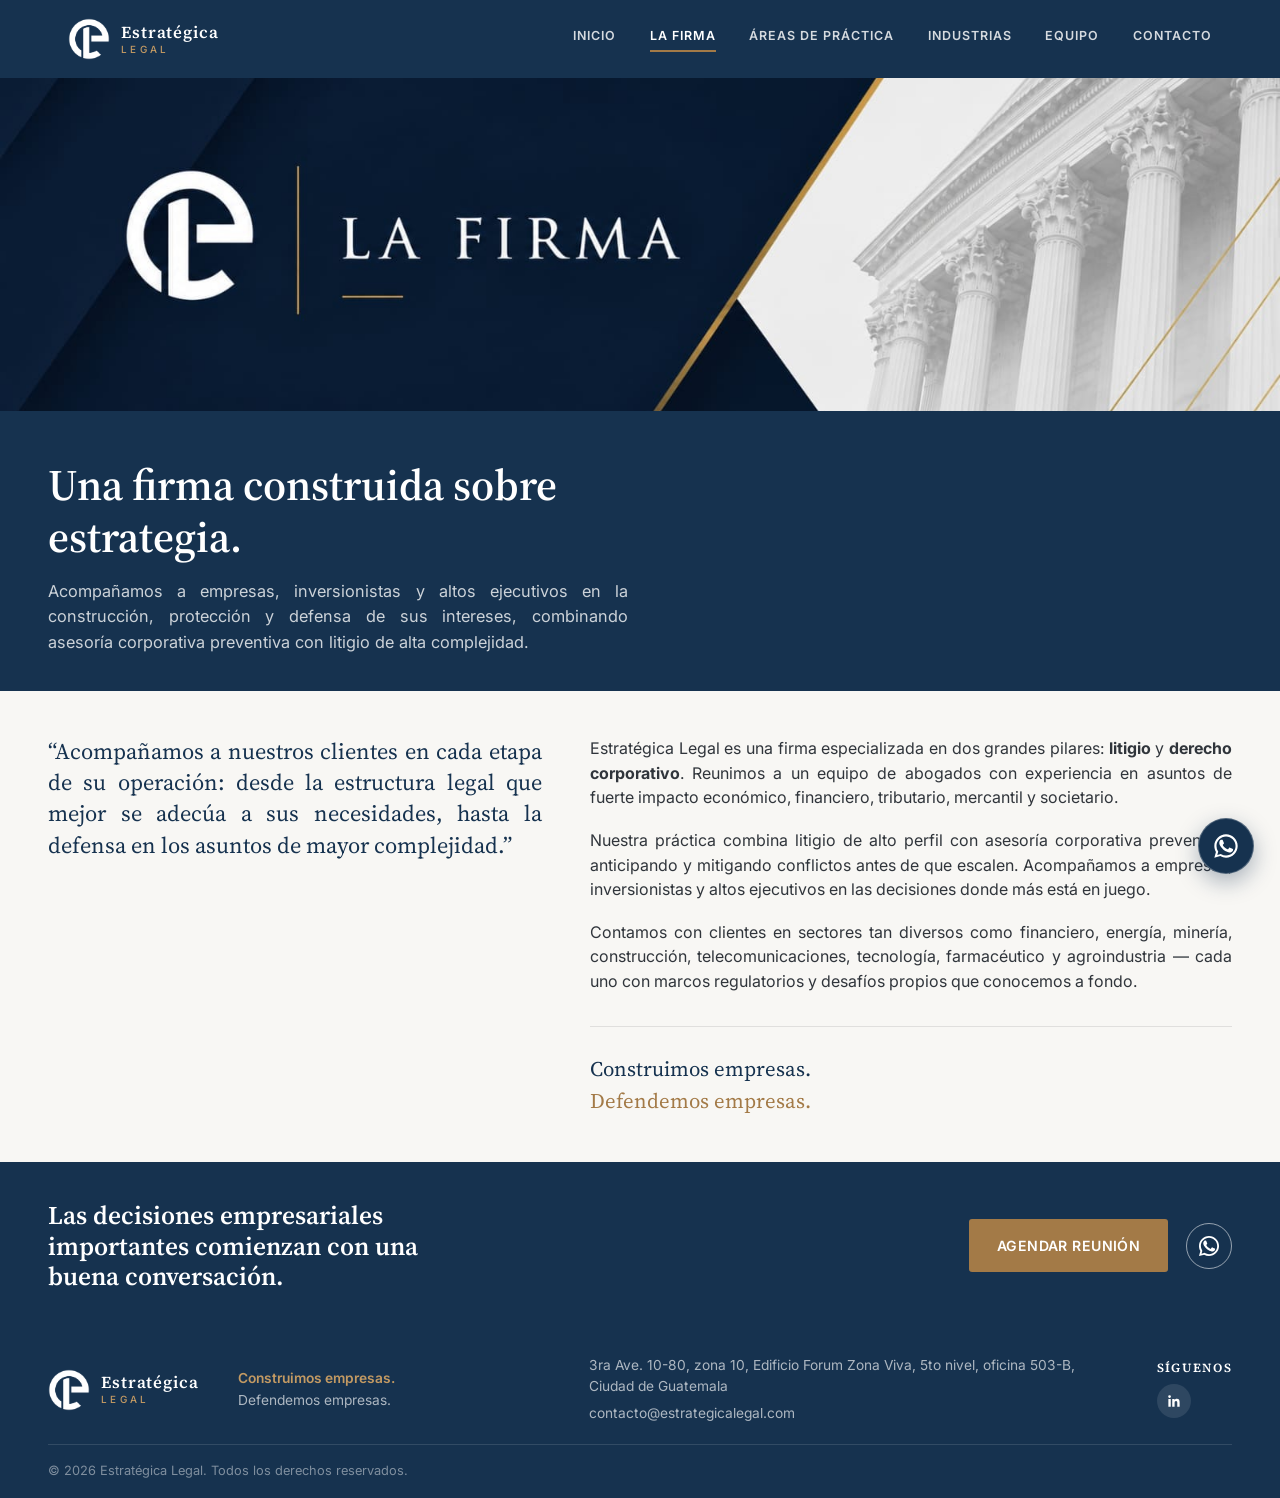
<file: la-firma.html>
<!doctype html>
<html lang="es">
  <head>
    <meta charset="UTF-8" />
    <meta name="viewport" content="width=device-width, initial-scale=1.0" />
    <title>
      La Firma — Estratégica Legal | Litigio Estratégico y Asesoría Corporativa
    </title>
    <meta
      name="description"
      content="Estratégica Legal es una firma dirigida por Carlos Morán, especializada en litigio estratégico y asesoría corporativa para empresas e inversionistas en Guatemala."
    />
    <meta name="robots" content="index, follow" />
    <link rel="canonical" href="https://estrategicalegal.com/la-firma" />
    <meta property="og:title" content="La Firma — Estratégica Legal" />
    <meta
      property="og:description"
      content="Firma dirigida por Carlos Morán, especializada en litigio estratégico y asesoría corporativa."
    />
    <meta property="og:url" content="https://estrategicalegal.com/la-firma" />
    <meta property="og:type" content="website" />
    <meta
      property="og:image"
      content="https://estrategicalegal.com/img/og-image.png"
    />
    <meta property="og:image:width" content="1200" />
    <meta property="og:image:height" content="630" />
    <meta property="og:image:type" content="image/png" />
    <meta property="og:site_name" content="Estratégica Legal" />
    <meta property="og:locale" content="es_GT" />
    <meta name="twitter:card" content="summary_large_image" />
    <meta
      name="twitter:image"
      content="https://estrategicalegal.com/img/og-image.png"
    />

    <link rel="icon" href="/favicon.svg" type="image/svg+xml" />
    <link
      rel="icon"
      type="image/png"
      sizes="32x32"
      href="/img/favicon-32.png"
    />
    <link rel="apple-touch-icon" href="/img/apple-touch-icon.png" />
    <meta name="theme-color" content="#16324f" />

    <link rel="preconnect" href="https://fonts.googleapis.com" />
    <link rel="preconnect" href="https://fonts.gstatic.com" crossorigin />
    <link
      href="https://fonts.googleapis.com/css2?family=Source+Serif+4:opsz,wght@8..60,600;8..60,700&family=Inter:wght@400;500;600&display=swap"
      rel="stylesheet"
    />
    <link rel="stylesheet" href="/css/styles.css" />

    <script type="application/ld+json">
      {
        "@context": "https://schema.org",
        "@type": "LegalService",
        "name": "Estratégica Legal",
        "description": "Firma especializada en litigio estratégico y asesoría corporativa en Guatemala.",
        "url": "https://estrategicalegal.com",
        "logo": "https://estrategicalegal.com/img/logo.jpeg",
        "email": "contacto@estrategicalegal.com",
        "address": {
          "@type": "PostalAddress",
          "streetAddress": "3ra Ave. 10-80, zona 10, Edificio Forum Zona Viva, oficina 503-B",
          "addressLocality": "Ciudad de Guatemala",
          "addressCountry": "GT"
        },
        "founder": {
          "@type": "Person",
          "name": "Carlos Morán",
          "jobTitle": "Director"
        },
        "knowsLanguage": ["es"]
      }
    </script>
  </head>
  <body>
    <div class="page">
      <!-- NAV -->
      <nav class="site-nav">
        <div class="nav-inner">
          <a class="logo-lockup" href="/">
            <span class="logo-mark"
              ><img src="/img/logo.png" alt="Estratégica Legal"
            /></span>
            <span class="logo-text"
              ><span class="l1">Estratégica</span
              ><span class="l2">LEGAL</span></span
            >
          </a>
          <button
            class="nav-toggle"
            aria-label="Abrir menú"
            aria-expanded="false"
          >
            <span></span><span></span><span></span>
          </button>
          <div class="nav-menu">
            <a href="/">Inicio</a>
            <a href="/la-firma" class="active">La Firma</a>
            <a href="/areas">Áreas de Práctica</a>
            <a href="/industrias">Industrias</a>
            <a href="/equipo">Equipo</a>
            <a href="/contacto">Contacto</a>
          </div>
        </div>
      </nav>

      <!-- PAGE HERO -->
      <!-- BANNER DE PORTADA (ya incluye logo y el rótulo "La Firma") -->
      <div class="page-banner">
        <img
          src="/img/la-firma.jpeg"
          alt="Estratégica Legal — La Firma"
          width="1600"
          height="800"
          fetchpriority="high"
          decoding="async"
        />
      </div>

      <header class="page-hero">
        <div class="page-hero-inner">
          <h1>Una firma construida sobre estrategia.</h1>
          <p>
            Acompañamos a empresas, inversionistas y altos ejecutivos en la
            construcción, protección y defensa de sus intereses, combinando
            asesoría corporativa preventiva con litigio de alta complejidad.
          </p>
        </div>
      </header>

      <section class="section">
        <div class="firma-grid">
          <div class="firma-lead">
            “Acompañamos a nuestros clientes en cada etapa de su operación:
            desde la estructura legal que mejor se adecúa a sus necesidades,
            hasta la defensa en los asuntos de mayor complejidad.”
          </div>
          <div class="firma-body">
            <p>
              Estratégica Legal es una firma especializada en dos grandes
              pilares: <strong>litigio</strong> y
              <strong>derecho corporativo</strong>. Reunimos a un equipo de
              abogados con experiencia en asuntos de fuerte impacto económico,
              financiero, tributario, mercantil y societario.
            </p>
            <p>
              Nuestra práctica combina litigio de alto perfil con asesoría
              corporativa preventiva, anticipando y mitigando conflictos antes
              de que escalen. Acompañamos a empresas, inversionistas y altos
              ejecutivos en las decisiones donde más está en juego.
            </p>
            <p>
              Contamos con clientes en sectores tan diversos como financiero,
              energía, minería, construcción, telecomunicaciones, tecnología,
              farmacéutico y agroindustria — cada uno con marcos regulatorios y
              desafíos propios que conocemos a fondo.
            </p>
            <div class="tagline-block">
              <div class="line">Construimos empresas.</div>
              <div class="line accent">Defendemos empresas.</div>
            </div>
          </div>
        </div>
      </section>

      <!-- CTA -->
      <section class="cta-bar">
        <div class="cta-bar-inner">
          <h2>
            Las decisiones empresariales importantes comienzan con una buena
            conversación.
          </h2>
          <div class="cta-bar-actions">
            <a class="btn btn-primary" href="/contacto">Agendar reunión</a>
            <a
              class="whatsapp-inline"
              href="https://wa.me/50241548188"
              target="_blank"
              rel="noopener"
              aria-label="Escribir por WhatsApp"
            >
              <svg viewBox="0 0 24 24">
                <path
                  d="M17.47 14.38c-.29-.15-1.72-.85-1.99-.94-.27-.1-.46-.15-.66.15-.2.29-.76.94-.93 1.13-.17.2-.34.22-.63.07-.29-.15-1.22-.45-2.32-1.43-.86-.77-1.44-1.72-1.61-2.01-.17-.29-.02-.45.13-.6.13-.13.29-.34.44-.51.15-.17.2-.29.29-.49.1-.2.05-.37-.02-.51-.07-.15-.66-1.58-.9-2.17-.24-.57-.48-.5-.66-.5-.17-.01-.37-.01-.56-.01s-.51.07-.78.37c-.27.29-1.02 1-1.02 2.43 0 1.43 1.04 2.82 1.19 3.01.15.2 2.05 3.13 4.97 4.39.69.3 1.24.48 1.66.61.7.22 1.33.19 1.84.11.56-.08 1.72-.7 1.96-1.38.24-.68.24-1.26.17-1.38-.07-.13-.26-.2-.55-.35z"
                />
                <path
                  d="M12.02 2C6.5 2 2 6.48 2 12c0 1.85.5 3.58 1.36 5.07L2 22l5.08-1.33A9.96 9.96 0 0012.02 22c5.52 0 10-4.48 10-10s-4.48-10-10-10zm0 18.18a8.14 8.14 0 01-4.15-1.14l-.3-.18-3.02.79.81-2.94-.2-.31A8.16 8.16 0 013.85 12c0-4.5 3.67-8.17 8.17-8.17S20.19 7.5 20.19 12s-3.67 8.18-8.17 8.18z"
                />
              </svg>
            </a>
          </div>
        </div>
      </section>

      <!-- FOOTER -->
      <footer class="site-footer">
        <div class="footer-inner">
          <div class="footer-brand">
            <a class="logo-lockup" href="/">
              <span class="logo-mark"
                ><img src="/img/logo.png" alt="Estratégica Legal"
              /></span>
              <span class="logo-text"
                ><span class="l1">Estratégica</span
                ><span class="l2">LEGAL</span></span
              >
            </a>
          </div>
          <div class="footer-col">
            <p class="footer-tagline">
              <strong>Construimos empresas.</strong>Defendemos empresas.
            </p>
          </div>
          <div class="footer-col">
            <p>
              3ra Ave. 10-80, zona 10, Edificio Forum Zona Viva, 5to nivel,
              oficina 503-B, Ciudad de Guatemala
            </p>
            <a href="mailto:contacto@estrategicalegal.com"
              >contacto@estrategicalegal.com</a
            >
          </div>
          <div class="footer-col">
            <h4>Síguenos</h4>
            <div class="footer-social">
              <a href="#" aria-label="LinkedIn"
                ><svg viewBox="0 0 24 24">
                  <path
                    d="M20.45 20.45h-3.55v-5.57c0-1.33-.02-3.04-1.85-3.04-1.86 0-2.15 1.45-2.15 2.94v5.67H9.35V9h3.41v1.56h.05c.48-.9 1.64-1.85 3.37-1.85 3.6 0 4.27 2.37 4.27 5.46v6.28zM5.34 7.43a2.06 2.06 0 110-4.12 2.06 2.06 0 010 4.12zM7.12 20.45H3.56V9h3.56v11.45z"
                  /></svg
              ></a>
            </div>
          </div>
        </div>
        <div class="footer-bottom">
          <span
            >© <span id="year">2026</span> Estratégica Legal. Todos los derechos
            reservados.</span
          >
        </div>
      </footer>
    </div>

    <a
      class="whatsapp-float"
      href="https://wa.me/50241548188"
      target="_blank"
      rel="noopener"
      aria-label="Chatear por WhatsApp"
    >
      <svg viewBox="0 0 24 24">
        <path
          d="M17.47 14.38c-.29-.15-1.72-.85-1.99-.94-.27-.1-.46-.15-.66.15-.2.29-.76.94-.93 1.13-.17.2-.34.22-.63.07-.29-.15-1.22-.45-2.32-1.43-.86-.77-1.44-1.72-1.61-2.01-.17-.29-.02-.45.13-.6.13-.13.29-.34.44-.51.15-.17.2-.29.29-.49.1-.2.05-.37-.02-.51-.07-.15-.66-1.58-.9-2.17-.24-.57-.48-.5-.66-.5-.17-.01-.37-.01-.56-.01s-.51.07-.78.37c-.27.29-1.02 1-1.02 2.43 0 1.43 1.04 2.82 1.19 3.01.15.2 2.05 3.13 4.97 4.39.69.3 1.24.48 1.66.61.7.22 1.33.19 1.84.11.56-.08 1.72-.7 1.96-1.38.24-.68.24-1.26.17-1.38-.07-.13-.26-.2-.55-.35z"
        />
        <path
          d="M12.02 2C6.5 2 2 6.48 2 12c0 1.85.5 3.58 1.36 5.07L2 22l5.08-1.33A9.96 9.96 0 0012.02 22c5.52 0 10-4.48 10-10s-4.48-10-10-10zm0 18.18a8.14 8.14 0 01-4.15-1.14l-.3-.18-3.02.79.81-2.94-.2-.31A8.16 8.16 0 013.85 12c0-4.5 3.67-8.17 8.17-8.17S20.19 7.5 20.19 12s-3.67 8.18-8.17 8.18z"
        />
      </svg>
    </a>

    <script src="/js/main.js"></script>
  </body>
</html>
</file>
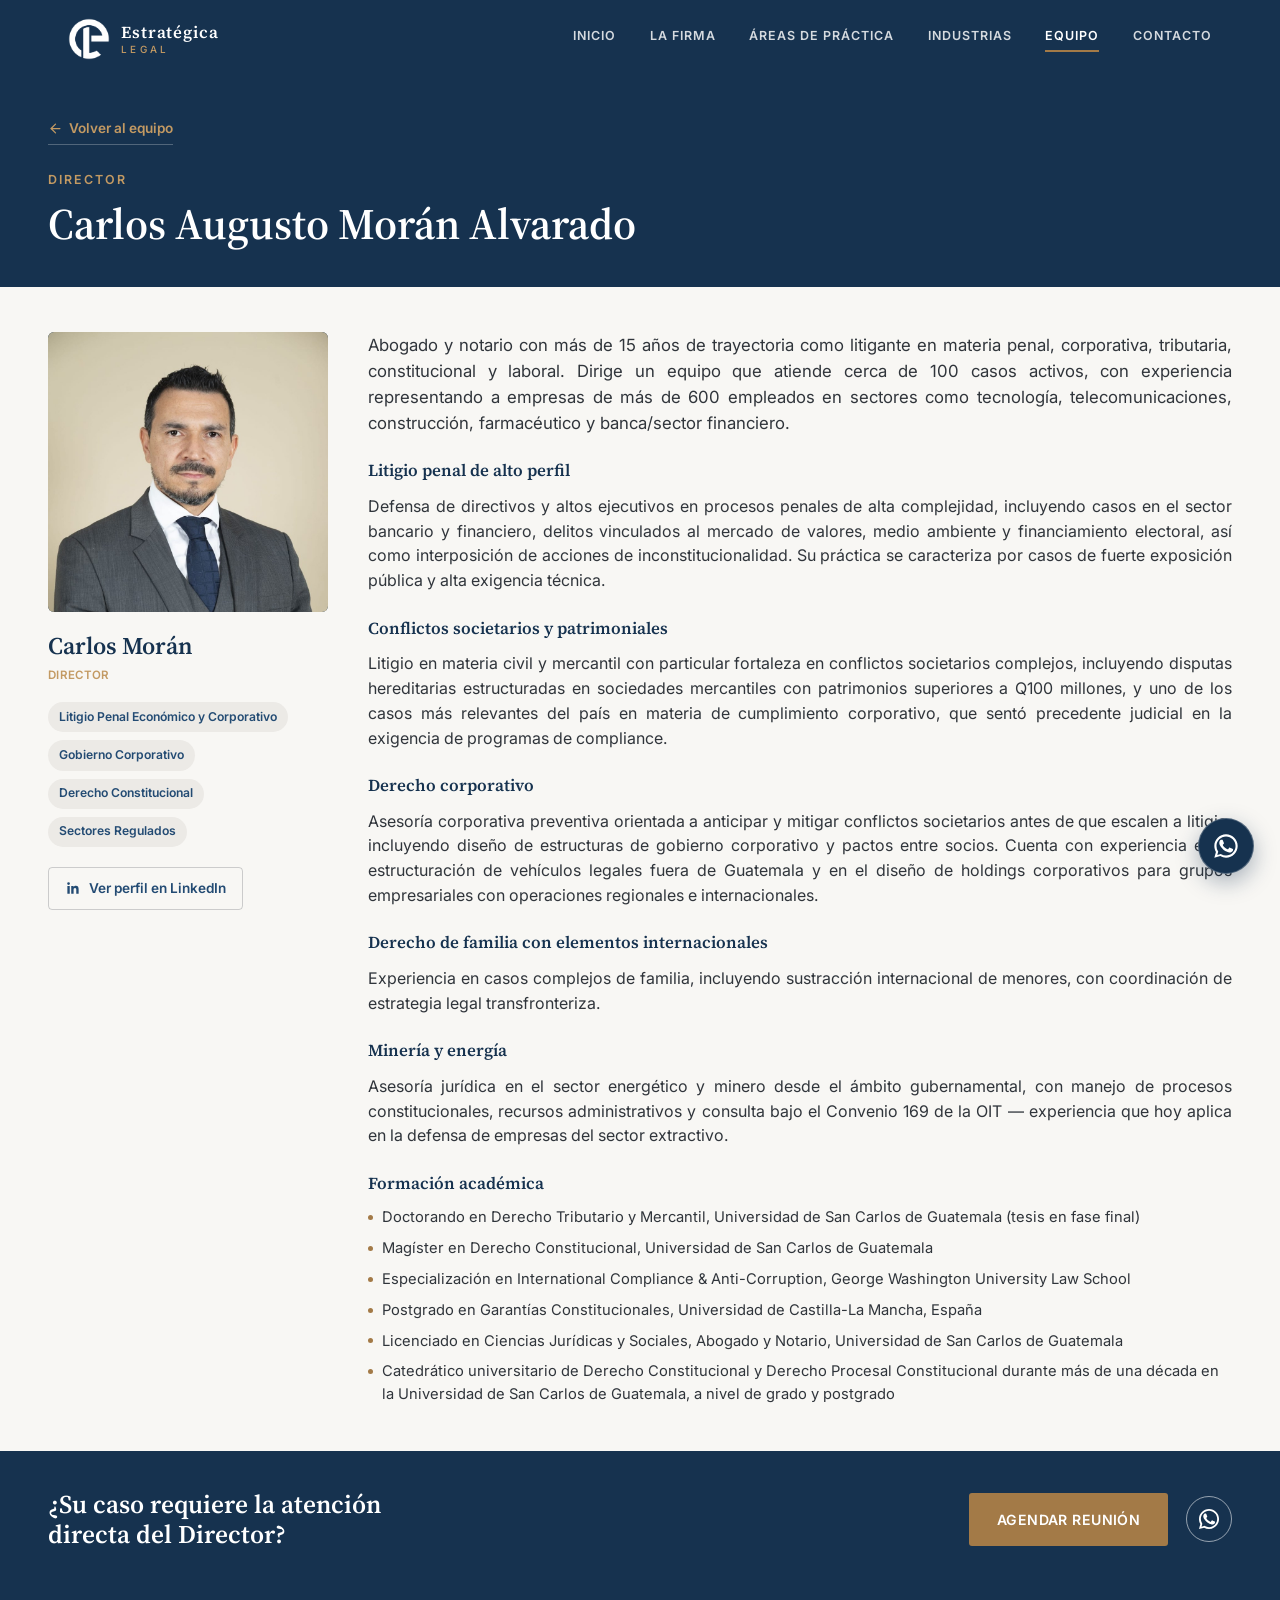
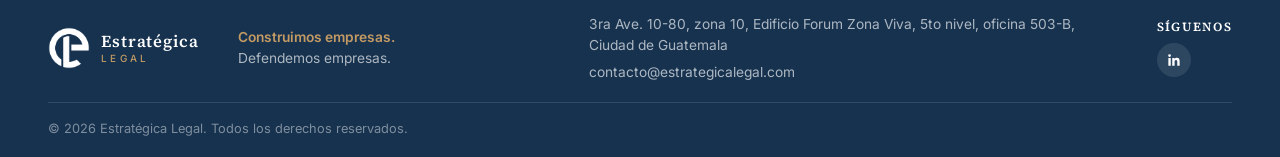
<file: equipo/carlos-moran.html>
<!doctype html>
<html lang="es">
  <head>
    <meta charset="UTF-8" />
    <meta name="viewport" content="width=device-width, initial-scale=1.0" />
    <title>Carlos Morán — Director | Estratégica Legal</title>
    <meta
      name="description"
      content="Carlos Augusto Morán Alvarado, Director de Estratégica Legal. Abogado y notario especializado en litigio penal económico y corporativo, gobierno corporativo, derecho constitucional y sectores regulados."
    />
    <meta name="robots" content="index, follow" />
    <link
      rel="canonical"
      href="https://estrategicalegal.com/equipo/carlos-moran"
    />
    <meta
      property="og:title"
      content="Carlos Morán — Director | Estratégica Legal"
    />
    <meta
      property="og:description"
      content="Abogado y notario especializado en litigio penal económico y corporativo, gobierno corporativo y derecho constitucional."
    />
    <meta
      property="og:url"
      content="https://estrategicalegal.com/equipo/carlos-moran"
    />
    <meta property="og:type" content="profile" />
    <meta
      property="og:image"
      content="https://estrategicalegal.com/img/carlos-moran.jpeg"
    />
    <meta property="og:site_name" content="Estratégica Legal" />
    <meta property="og:locale" content="es_GT" />
    <meta name="twitter:card" content="summary_large_image" />
    <meta
      name="twitter:image"
      content="https://estrategicalegal.com/img/carlos-moran.jpeg"
    />

    <link rel="icon" href="/favicon.svg" type="image/svg+xml" />
    <link
      rel="icon"
      type="image/png"
      sizes="32x32"
      href="/img/favicon-32.png"
    />
    <link rel="apple-touch-icon" href="/img/apple-touch-icon.png" />
    <meta name="theme-color" content="#16324f" />

    <link rel="preconnect" href="https://fonts.googleapis.com" />
    <link rel="preconnect" href="https://fonts.gstatic.com" crossorigin />
    <link
      href="https://fonts.googleapis.com/css2?family=Source+Serif+4:opsz,wght@8..60,600;8..60,700&family=Inter:wght@400;500;600&display=swap"
      rel="stylesheet"
    />
    <link rel="stylesheet" href="/css/styles.css" />

    <script type="application/ld+json">
      {
        "@context": "https://schema.org",
        "@type": "Person",
        "name": "Carlos Augusto Morán Alvarado",
        "jobTitle": "Director",
        "worksFor": { "@type": "LegalService", "name": "Estratégica Legal" },
        "image": "https://estrategicalegal.com/img/carlos-moran.jpeg",
        "url": "https://estrategicalegal.com/equipo/carlos-moran",
        "sameAs": ["https://www.linkedin.com/in/carlos-moran-abogado"]
      }
    </script>
  </head>
  <body>
    <div class="page">
      <!-- NAV -->
      <nav class="site-nav">
        <div class="nav-inner">
          <a class="logo-lockup" href="/">
            <span class="logo-mark"
              ><img src="/img/logo.png" alt="Estratégica Legal"
            /></span>
            <span class="logo-text"
              ><span class="l1">Estratégica</span
              ><span class="l2">LEGAL</span></span
            >
          </a>
          <button
            class="nav-toggle"
            aria-label="Abrir menú"
            aria-expanded="false"
          >
            <span></span><span></span><span></span>
          </button>
          <div class="nav-menu">
            <a href="/">Inicio</a>
            <a href="/la-firma">La Firma</a>
            <a href="/areas">Áreas de Práctica</a>
            <a href="/industrias">Industrias</a>
            <a href="/equipo" class="active">Equipo</a>
            <a href="/contacto">Contacto</a>
          </div>
        </div>
      </nav>

      <!-- PAGE HERO -->
      <header class="page-hero">
        <div class="page-hero-inner">
          <a class="lawyer-back" href="/equipo">
            <svg
              width="15"
              height="15"
              viewBox="0 0 24 24"
              fill="none"
              stroke="currentColor"
              stroke-width="2"
              stroke-linecap="round"
              stroke-linejoin="round"
            >
              <line x1="19" y1="12" x2="5" y2="12" />
              <polyline points="12 19 5 12 12 5" />
            </svg>
            Volver al equipo
          </a>
          <div class="eyebrow">Director</div>
          <h1>Carlos Augusto Morán Alvarado</h1>
        </div>
      </header>

      <section class="section">
        <article class="lawyer">
          <aside class="lawyer-aside">
            <div class="avatar-xl">
              <img src="/img/carlos-moran.jpeg" alt="Carlos Augusto Morán Alvarado" width="900" height="1350" decoding="async" />
            </div>
            <h2>Carlos Morán</h2>
            <div class="team-role">Director</div>
            <div class="lawyer-quickfacts">
              <span>Litigio Penal Económico y Corporativo</span>
              <span>Gobierno Corporativo</span>
              <span>Derecho Constitucional</span>
              <span>Sectores Regulados</span>
            </div>
            <a
              class="lawyer-linkedin"
              href="https://www.linkedin.com/in/carlos-moran-abogado"
              target="_blank"
              rel="noopener"
              aria-label="Perfil de LinkedIn de Carlos Morán"
            >
              <svg viewBox="0 0 24 24" aria-hidden="true">
                <path
                  d="M20.45 20.45h-3.55v-5.57c0-1.33-.02-3.04-1.85-3.04-1.86 0-2.15 1.45-2.15 2.94v5.67H9.35V9h3.41v1.56h.05c.48-.9 1.64-1.85 3.37-1.85 3.6 0 4.27 2.37 4.27 5.46v6.28zM5.34 7.43a2.06 2.06 0 110-4.12 2.06 2.06 0 010 4.12zM7.12 20.45H3.56V9h3.56v11.45z"
                />
              </svg>
              Ver perfil en LinkedIn
            </a>
          </aside>
          <div class="lawyer-body">
            <p class="intro">
              Abogado y notario con más de 15 años de trayectoria como litigante
              en materia penal, corporativa, tributaria, constitucional y
              laboral. Dirige un equipo que atiende cerca de 100 casos activos,
              con experiencia representando a empresas de más de 600 empleados
              en sectores como tecnología, telecomunicaciones, construcción,
              farmacéutico y banca/sector financiero.
            </p>
            <h3>Litigio penal de alto perfil</h3>
            <p>
              Defensa de directivos y altos ejecutivos en procesos penales de
              alta complejidad, incluyendo casos en el sector bancario y
              financiero, delitos vinculados al mercado de valores, medio
              ambiente y financiamiento electoral, así como interposición de
              acciones de inconstitucionalidad. Su práctica se caracteriza por
              casos de fuerte exposición pública y alta exigencia técnica.
            </p>
            <h3>Conflictos societarios y patrimoniales</h3>
            <p>
              Litigio en materia civil y mercantil con particular fortaleza en
              conflictos societarios complejos, incluyendo disputas hereditarias
              estructuradas en sociedades mercantiles con patrimonios superiores
              a Q100 millones, y uno de los casos más relevantes del país en
              materia de cumplimiento corporativo, que sentó precedente judicial
              en la exigencia de programas de compliance.
            </p>
            <h3>Derecho corporativo</h3>
            <p>
              Asesoría corporativa preventiva orientada a anticipar y mitigar
              conflictos societarios antes de que escalen a litigio, incluyendo
              diseño de estructuras de gobierno corporativo y pactos entre
              socios. Cuenta con experiencia en la estructuración de vehículos
              legales fuera de Guatemala y en el diseño de holdings corporativos
              para grupos empresariales con operaciones regionales e
              internacionales.
            </p>
            <h3>Derecho de familia con elementos internacionales</h3>
            <p>
              Experiencia en casos complejos de familia, incluyendo sustracción
              internacional de menores, con coordinación de estrategia legal
              transfronteriza.
            </p>
            <h3>Minería y energía</h3>
            <p>
              Asesoría jurídica en el sector energético y minero desde el ámbito
              gubernamental, con manejo de procesos constitucionales, recursos
              administrativos y consulta bajo el Convenio 169 de la OIT —
              experiencia que hoy aplica en la defensa de empresas del sector
              extractivo.
            </p>
            <h3>Formación académica</h3>
            <ul
              class="lawyer-specialty-list"
              style="grid-template-columns: 1fr"
            >
              <li>
                Doctorando en Derecho Tributario y Mercantil, Universidad de San
                Carlos de Guatemala (tesis en fase final)
              </li>
              <li>
                Magíster en Derecho Constitucional, Universidad de San Carlos de
                Guatemala
              </li>
              <li>
                Especialización en International Compliance &amp;
                Anti-Corruption, George Washington University Law School
              </li>
              <li>
                Postgrado en Garantías Constitucionales, Universidad de
                Castilla-La Mancha, España
              </li>
              <li>
                Licenciado en Ciencias Jurídicas y Sociales, Abogado y Notario,
                Universidad de San Carlos de Guatemala
              </li>
              <li>
                Catedrático universitario de Derecho Constitucional y Derecho
                Procesal Constitucional durante más de una década en la
                Universidad de San Carlos de Guatemala, a nivel de grado y
                postgrado
              </li>
            </ul>
          </div>
        </article>
      </section>

      <!-- CTA -->
      <section class="cta-bar">
        <div class="cta-bar-inner">
          <h2>¿Su caso requiere la atención directa del Director?</h2>
          <div class="cta-bar-actions">
            <a class="btn btn-primary" href="/contacto">Agendar reunión</a>
            <a
              class="whatsapp-inline"
              href="https://wa.me/50241548188"
              target="_blank"
              rel="noopener"
              aria-label="Escribir por WhatsApp"
            >
              <svg viewBox="0 0 24 24">
                <path
                  d="M17.47 14.38c-.29-.15-1.72-.85-1.99-.94-.27-.1-.46-.15-.66.15-.2.29-.76.94-.93 1.13-.17.2-.34.22-.63.07-.29-.15-1.22-.45-2.32-1.43-.86-.77-1.44-1.72-1.61-2.01-.17-.29-.02-.45.13-.6.13-.13.29-.34.44-.51.15-.17.2-.29.29-.49.1-.2.05-.37-.02-.51-.07-.15-.66-1.58-.9-2.17-.24-.57-.48-.5-.66-.5-.17-.01-.37-.01-.56-.01s-.51.07-.78.37c-.27.29-1.02 1-1.02 2.43 0 1.43 1.04 2.82 1.19 3.01.15.2 2.05 3.13 4.97 4.39.69.3 1.24.48 1.66.61.7.22 1.33.19 1.84.11.56-.08 1.72-.7 1.96-1.38.24-.68.24-1.26.17-1.38-.07-.13-.26-.2-.55-.35z"
                />
                <path
                  d="M12.02 2C6.5 2 2 6.48 2 12c0 1.85.5 3.58 1.36 5.07L2 22l5.08-1.33A9.96 9.96 0 0012.02 22c5.52 0 10-4.48 10-10s-4.48-10-10-10zm0 18.18a8.14 8.14 0 01-4.15-1.14l-.3-.18-3.02.79.81-2.94-.2-.31A8.16 8.16 0 013.85 12c0-4.5 3.67-8.17 8.17-8.17S20.19 7.5 20.19 12s-3.67 8.18-8.17 8.18z"
                />
              </svg>
            </a>
          </div>
        </div>
      </section>

      <!-- FOOTER -->
      <footer class="site-footer">
        <div class="footer-inner">
          <div class="footer-brand">
            <a class="logo-lockup" href="/">
              <span class="logo-mark"
                ><img src="/img/logo.png" alt="Estratégica Legal"
              /></span>
              <span class="logo-text"
                ><span class="l1">Estratégica</span
                ><span class="l2">LEGAL</span></span
              >
            </a>
          </div>
          <div class="footer-col">
            <p class="footer-tagline">
              <strong>Construimos empresas.</strong>Defendemos empresas.
            </p>
          </div>
          <div class="footer-col">
            <p>
              3ra Ave. 10-80, zona 10, Edificio Forum Zona Viva, 5to nivel,
              oficina 503-B, Ciudad de Guatemala
            </p>
            <a href="mailto:contacto@estrategicalegal.com"
              >contacto@estrategicalegal.com</a
            >
          </div>
          <div class="footer-col">
            <h4>Síguenos</h4>
            <div class="footer-social">
              <a href="#" aria-label="LinkedIn"
                ><svg viewBox="0 0 24 24">
                  <path
                    d="M20.45 20.45h-3.55v-5.57c0-1.33-.02-3.04-1.85-3.04-1.86 0-2.15 1.45-2.15 2.94v5.67H9.35V9h3.41v1.56h.05c.48-.9 1.64-1.85 3.37-1.85 3.6 0 4.27 2.37 4.27 5.46v6.28zM5.34 7.43a2.06 2.06 0 110-4.12 2.06 2.06 0 010 4.12zM7.12 20.45H3.56V9h3.56v11.45z"
                  /></svg
              ></a>
            </div>
          </div>
        </div>
        <div class="footer-bottom">
          <span
            >© <span id="year">2026</span> Estratégica Legal. Todos los derechos
            reservados.</span
          >
        </div>
      </footer>
    </div>

    <a
      class="whatsapp-float"
      href="https://wa.me/50241548188"
      target="_blank"
      rel="noopener"
      aria-label="Chatear por WhatsApp"
    >
      <svg viewBox="0 0 24 24">
        <path
          d="M17.47 14.38c-.29-.15-1.72-.85-1.99-.94-.27-.1-.46-.15-.66.15-.2.29-.76.94-.93 1.13-.17.2-.34.22-.63.07-.29-.15-1.22-.45-2.32-1.43-.86-.77-1.44-1.72-1.61-2.01-.17-.29-.02-.45.13-.6.13-.13.29-.34.44-.51.15-.17.2-.29.29-.49.1-.2.05-.37-.02-.51-.07-.15-.66-1.58-.9-2.17-.24-.57-.48-.5-.66-.5-.17-.01-.37-.01-.56-.01s-.51.07-.78.37c-.27.29-1.02 1-1.02 2.43 0 1.43 1.04 2.82 1.19 3.01.15.2 2.05 3.13 4.97 4.39.69.3 1.24.48 1.66.61.7.22 1.33.19 1.84.11.56-.08 1.72-.7 1.96-1.38.24-.68.24-1.26.17-1.38-.07-.13-.26-.2-.55-.35z"
        />
        <path
          d="M12.02 2C6.5 2 2 6.48 2 12c0 1.85.5 3.58 1.36 5.07L2 22l5.08-1.33A9.96 9.96 0 0012.02 22c5.52 0 10-4.48 10-10s-4.48-10-10-10zm0 18.18a8.14 8.14 0 01-4.15-1.14l-.3-.18-3.02.79.81-2.94-.2-.31A8.16 8.16 0 013.85 12c0-4.5 3.67-8.17 8.17-8.17S20.19 7.5 20.19 12s-3.67 8.18-8.17 8.18z"
        />
      </svg>
    </a>

    <script src="/js/main.js"></script>
  </body>
</html>
</file>
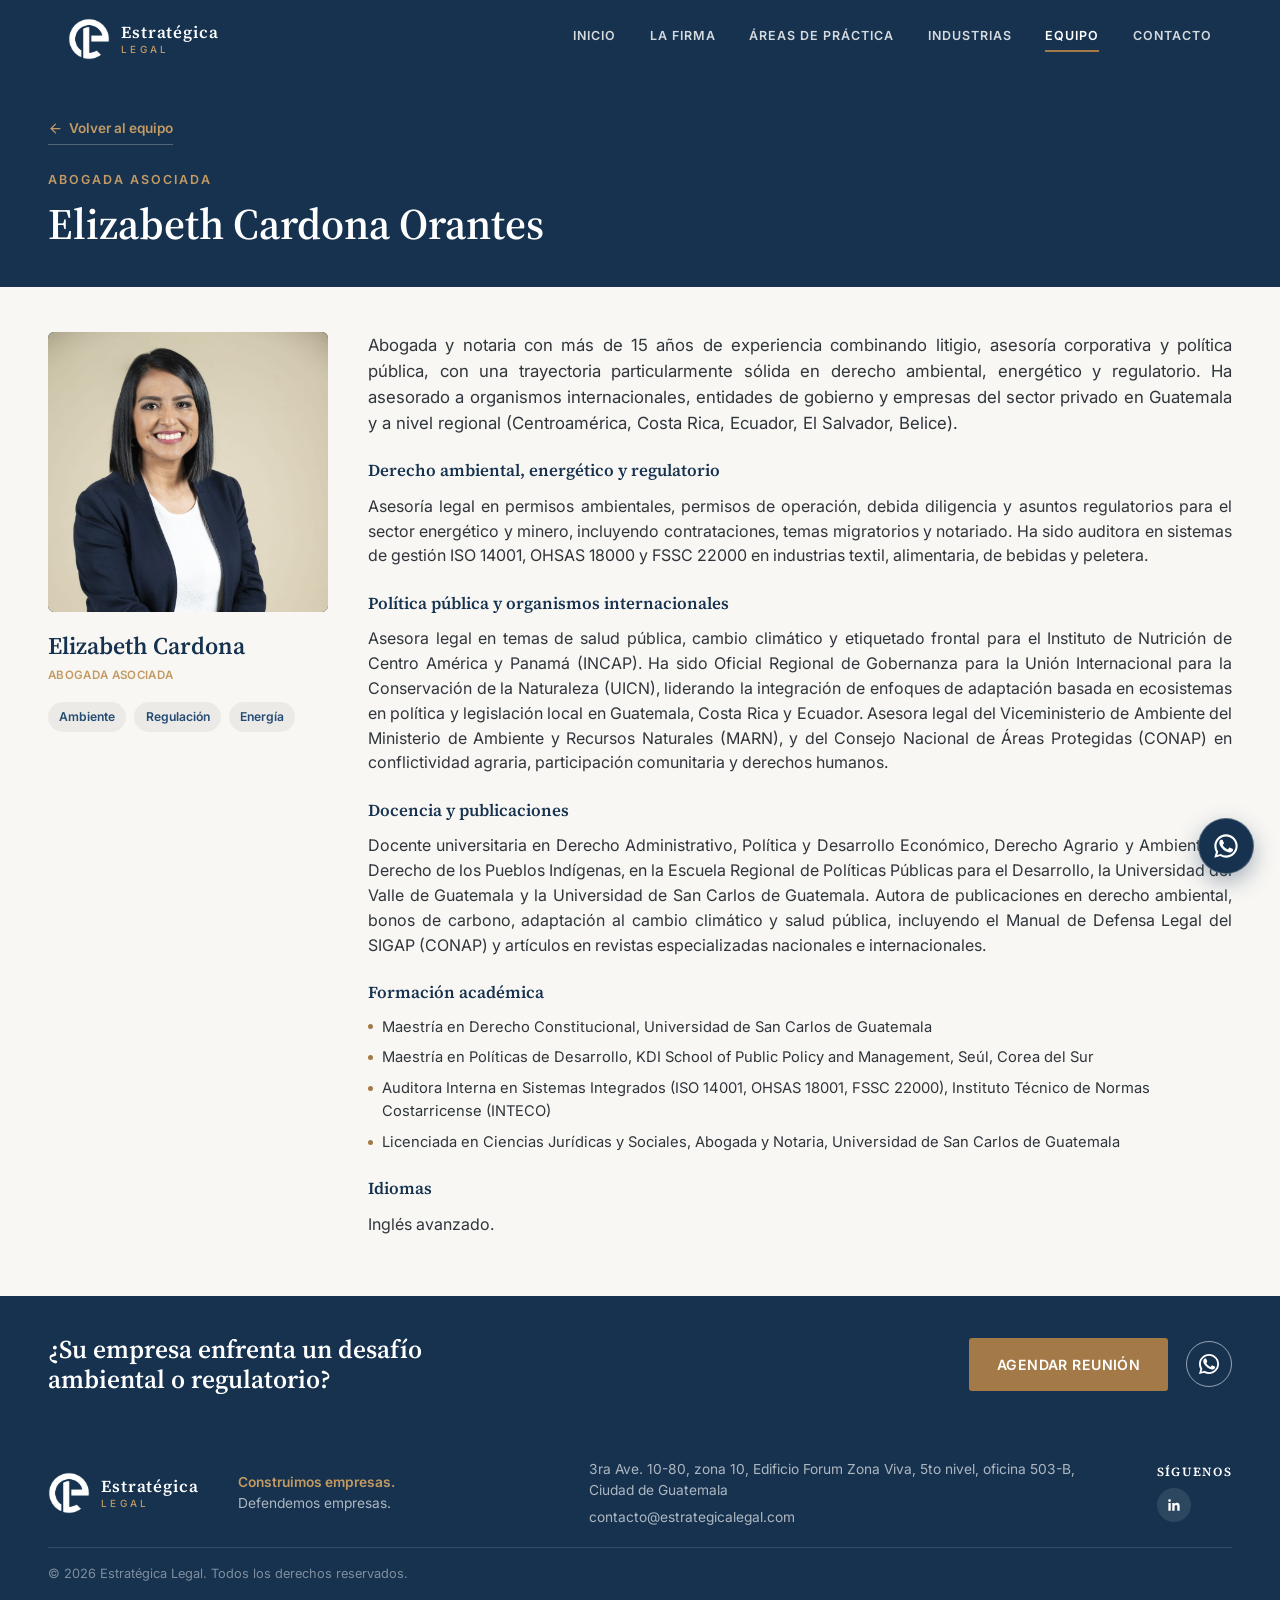
<file: equipo/elizabeth-cardona.html>
<!doctype html>
<html lang="es">
  <head>
    <meta charset="UTF-8" />
    <meta name="viewport" content="width=device-width, initial-scale=1.0" />
    <title>Elizabeth Cardona — Abogada Asociada | Estratégica Legal</title>
    <meta
      name="description"
      content="Elizabeth Cardona Orantes, Abogada Asociada de Estratégica Legal. Especialista en derecho ambiental, regulatorio y energético."
    />
    <meta name="robots" content="index, follow" />
    <link
      rel="canonical"
      href="https://estrategicalegal.com/equipo/elizabeth-cardona"
    />
    <meta
      property="og:title"
      content="Elizabeth Cardona — Abogada Asociada | Estratégica Legal"
    />
    <meta
      property="og:description"
      content="Especialista en derecho ambiental, regulatorio y energético."
    />
    <meta
      property="og:url"
      content="https://estrategicalegal.com/equipo/elizabeth-cardona"
    />
    <meta property="og:type" content="profile" />
    <meta
      property="og:image"
      content="https://estrategicalegal.com/img/og-image.png"
    />
    <meta property="og:image:width" content="1200" />
    <meta property="og:image:height" content="630" />
    <meta property="og:image:type" content="image/png" />
    <meta property="og:site_name" content="Estratégica Legal" />
    <meta property="og:locale" content="es_GT" />
    <meta name="twitter:card" content="summary_large_image" />
    <meta
      name="twitter:image"
      content="https://estrategicalegal.com/img/og-image.png"
    />

    <link rel="icon" href="/favicon.svg" type="image/svg+xml" />
    <link
      rel="icon"
      type="image/png"
      sizes="32x32"
      href="/img/favicon-32.png"
    />
    <link rel="apple-touch-icon" href="/img/apple-touch-icon.png" />
    <meta name="theme-color" content="#16324f" />

    <link rel="preconnect" href="https://fonts.googleapis.com" />
    <link rel="preconnect" href="https://fonts.gstatic.com" crossorigin />
    <link
      href="https://fonts.googleapis.com/css2?family=Source+Serif+4:opsz,wght@8..60,600;8..60,700&family=Inter:wght@400;500;600&display=swap"
      rel="stylesheet"
    />
    <link rel="stylesheet" href="/css/styles.css" />

    <script type="application/ld+json">
      {
        "@context": "https://schema.org",
        "@type": "Person",
        "name": "Elizabeth Cardona Orantes",
        "jobTitle": "Abogada Asociada",
        "worksFor": { "@type": "LegalService", "name": "Estratégica Legal" },
        "url": "https://estrategicalegal.com/equipo/elizabeth-cardona"
      }
    </script>
  </head>
  <body>
    <div class="page">
      <!-- NAV -->
      <nav class="site-nav">
        <div class="nav-inner">
          <a class="logo-lockup" href="/">
            <span class="logo-mark"
              ><img src="/img/logo.png" alt="Estratégica Legal"
            /></span>
            <span class="logo-text"
              ><span class="l1">Estratégica</span
              ><span class="l2">LEGAL</span></span
            >
          </a>
          <button
            class="nav-toggle"
            aria-label="Abrir menú"
            aria-expanded="false"
          >
            <span></span><span></span><span></span>
          </button>
          <div class="nav-menu">
            <a href="/">Inicio</a>
            <a href="/la-firma">La Firma</a>
            <a href="/areas">Áreas de Práctica</a>
            <a href="/industrias">Industrias</a>
            <a href="/equipo" class="active">Equipo</a>
            <a href="/contacto">Contacto</a>
          </div>
        </div>
      </nav>

      <!-- PAGE HERO -->
      <header class="page-hero">
        <div class="page-hero-inner">
          <a class="lawyer-back" href="/equipo">
            <svg
              width="15"
              height="15"
              viewBox="0 0 24 24"
              fill="none"
              stroke="currentColor"
              stroke-width="2"
              stroke-linecap="round"
              stroke-linejoin="round"
            >
              <line x1="19" y1="12" x2="5" y2="12" />
              <polyline points="12 19 5 12 12 5" />
            </svg>
            Volver al equipo
          </a>
          <div class="eyebrow">Abogada Asociada</div>
          <h1>Elizabeth Cardona Orantes</h1>
        </div>
      </header>

      <section class="section">
        <article class="lawyer">
          <aside class="lawyer-aside">
            <div class="avatar-xl">
              <img src="/img/elizabeth-cardona.jpeg" alt="Elizabeth Cardona" width="900" height="1350" decoding="async" />
            </div>
            <h2>Elizabeth Cardona</h2>
            <div class="team-role">Abogada Asociada</div>
            <div class="lawyer-quickfacts">
              <span>Ambiente</span>
              <span>Regulación</span>
              <span>Energía</span>
            </div>
          </aside>
          <div class="lawyer-body">
            <p class="intro">
              Abogada y notaria con más de 15 años de experiencia combinando
              litigio, asesoría corporativa y política pública, con una
              trayectoria particularmente sólida en derecho ambiental,
              energético y regulatorio. Ha asesorado a organismos
              internacionales, entidades de gobierno y empresas del sector
              privado en Guatemala y a nivel regional (Centroamérica, Costa
              Rica, Ecuador, El Salvador, Belice).
            </p>
            <h3>Derecho ambiental, energético y regulatorio</h3>
            <p>
              Asesoría legal en permisos ambientales, permisos de operación,
              debida diligencia y asuntos regulatorios para el sector energético
              y minero, incluyendo contrataciones, temas migratorios y
              notariado. Ha sido auditora en sistemas de gestión ISO 14001,
              OHSAS 18000 y FSSC 22000 en industrias textil, alimentaria, de
              bebidas y peletera.
            </p>
            <h3>Política pública y organismos internacionales</h3>
            <p>
              Asesora legal en temas de salud pública, cambio climático y
              etiquetado frontal para el Instituto de Nutrición de Centro
              América y Panamá (INCAP). Ha sido Oficial Regional de Gobernanza
              para la Unión Internacional para la Conservación de la Naturaleza
              (UICN), liderando la integración de enfoques de adaptación basada
              en ecosistemas en política y legislación local en Guatemala, Costa
              Rica y Ecuador. Asesora legal del Viceministerio de Ambiente del
              Ministerio de Ambiente y Recursos Naturales (MARN), y del Consejo
              Nacional de Áreas Protegidas (CONAP) en conflictividad agraria,
              participación comunitaria y derechos humanos.
            </p>
            <h3>Docencia y publicaciones</h3>
            <p>
              Docente universitaria en Derecho Administrativo, Política y
              Desarrollo Económico, Derecho Agrario y Ambiental, y Derecho de
              los Pueblos Indígenas, en la Escuela Regional de Políticas
              Públicas para el Desarrollo, la Universidad del Valle de Guatemala
              y la Universidad de San Carlos de Guatemala. Autora de
              publicaciones en derecho ambiental, bonos de carbono, adaptación
              al cambio climático y salud pública, incluyendo el Manual de
              Defensa Legal del SIGAP (CONAP) y artículos en revistas
              especializadas nacionales e internacionales.
            </p>
            <h3>Formación académica</h3>
            <ul
              class="lawyer-specialty-list"
              style="grid-template-columns: 1fr"
            >
              <li>
                Maestría en Derecho Constitucional, Universidad de San Carlos de
                Guatemala
              </li>
              <li>
                Maestría en Políticas de Desarrollo, KDI School of Public Policy
                and Management, Seúl, Corea del Sur
              </li>
              <li>
                Auditora Interna en Sistemas Integrados (ISO 14001, OHSAS 18001,
                FSSC 22000), Instituto Técnico de Normas Costarricense (INTECO)
              </li>
              <li>
                Licenciada en Ciencias Jurídicas y Sociales, Abogada y Notaria,
                Universidad de San Carlos de Guatemala
              </li>
            </ul>
            <h3>Idiomas</h3>
            <p>Inglés avanzado.</p>
          </div>
        </article>
      </section>

      <!-- CTA -->
      <section class="cta-bar">
        <div class="cta-bar-inner">
          <h2>¿Su empresa enfrenta un desafío ambiental o regulatorio?</h2>
          <div class="cta-bar-actions">
            <a class="btn btn-primary" href="/contacto">Agendar reunión</a>
            <a
              class="whatsapp-inline"
              href="https://wa.me/50241548188"
              target="_blank"
              rel="noopener"
              aria-label="Escribir por WhatsApp"
            >
              <svg viewBox="0 0 24 24">
                <path
                  d="M17.47 14.38c-.29-.15-1.72-.85-1.99-.94-.27-.1-.46-.15-.66.15-.2.29-.76.94-.93 1.13-.17.2-.34.22-.63.07-.29-.15-1.22-.45-2.32-1.43-.86-.77-1.44-1.72-1.61-2.01-.17-.29-.02-.45.13-.6.13-.13.29-.34.44-.51.15-.17.2-.29.29-.49.1-.2.05-.37-.02-.51-.07-.15-.66-1.58-.9-2.17-.24-.57-.48-.5-.66-.5-.17-.01-.37-.01-.56-.01s-.51.07-.78.37c-.27.29-1.02 1-1.02 2.43 0 1.43 1.04 2.82 1.19 3.01.15.2 2.05 3.13 4.97 4.39.69.3 1.24.48 1.66.61.7.22 1.33.19 1.84.11.56-.08 1.72-.7 1.96-1.38.24-.68.24-1.26.17-1.38-.07-.13-.26-.2-.55-.35z"
                />
                <path
                  d="M12.02 2C6.5 2 2 6.48 2 12c0 1.85.5 3.58 1.36 5.07L2 22l5.08-1.33A9.96 9.96 0 0012.02 22c5.52 0 10-4.48 10-10s-4.48-10-10-10zm0 18.18a8.14 8.14 0 01-4.15-1.14l-.3-.18-3.02.79.81-2.94-.2-.31A8.16 8.16 0 013.85 12c0-4.5 3.67-8.17 8.17-8.17S20.19 7.5 20.19 12s-3.67 8.18-8.17 8.18z"
                />
              </svg>
            </a>
          </div>
        </div>
      </section>

      <!-- FOOTER -->
      <footer class="site-footer">
        <div class="footer-inner">
          <div class="footer-brand">
            <a class="logo-lockup" href="/">
              <span class="logo-mark"
                ><img src="/img/logo.png" alt="Estratégica Legal"
              /></span>
              <span class="logo-text"
                ><span class="l1">Estratégica</span
                ><span class="l2">LEGAL</span></span
              >
            </a>
          </div>
          <div class="footer-col">
            <p class="footer-tagline">
              <strong>Construimos empresas.</strong>Defendemos empresas.
            </p>
          </div>
          <div class="footer-col">
            <p>
              3ra Ave. 10-80, zona 10, Edificio Forum Zona Viva, 5to nivel,
              oficina 503-B, Ciudad de Guatemala
            </p>
            <a href="mailto:contacto@estrategicalegal.com"
              >contacto@estrategicalegal.com</a
            >
          </div>
          <div class="footer-col">
            <h4>Síguenos</h4>
            <div class="footer-social">
              <a href="#" aria-label="LinkedIn"
                ><svg viewBox="0 0 24 24">
                  <path
                    d="M20.45 20.45h-3.55v-5.57c0-1.33-.02-3.04-1.85-3.04-1.86 0-2.15 1.45-2.15 2.94v5.67H9.35V9h3.41v1.56h.05c.48-.9 1.64-1.85 3.37-1.85 3.6 0 4.27 2.37 4.27 5.46v6.28zM5.34 7.43a2.06 2.06 0 110-4.12 2.06 2.06 0 010 4.12zM7.12 20.45H3.56V9h3.56v11.45z"
                  /></svg
              ></a>
            </div>
          </div>
        </div>
        <div class="footer-bottom">
          <span
            >© <span id="year">2026</span> Estratégica Legal. Todos los derechos
            reservados.</span
          >
        </div>
      </footer>
    </div>

    <a
      class="whatsapp-float"
      href="https://wa.me/50241548188"
      target="_blank"
      rel="noopener"
      aria-label="Chatear por WhatsApp"
    >
      <svg viewBox="0 0 24 24">
        <path
          d="M17.47 14.38c-.29-.15-1.72-.85-1.99-.94-.27-.1-.46-.15-.66.15-.2.29-.76.94-.93 1.13-.17.2-.34.22-.63.07-.29-.15-1.22-.45-2.32-1.43-.86-.77-1.44-1.72-1.61-2.01-.17-.29-.02-.45.13-.6.13-.13.29-.34.44-.51.15-.17.2-.29.29-.49.1-.2.05-.37-.02-.51-.07-.15-.66-1.58-.9-2.17-.24-.57-.48-.5-.66-.5-.17-.01-.37-.01-.56-.01s-.51.07-.78.37c-.27.29-1.02 1-1.02 2.43 0 1.43 1.04 2.82 1.19 3.01.15.2 2.05 3.13 4.97 4.39.69.3 1.24.48 1.66.61.7.22 1.33.19 1.84.11.56-.08 1.72-.7 1.96-1.38.24-.68.24-1.26.17-1.38-.07-.13-.26-.2-.55-.35z"
        />
        <path
          d="M12.02 2C6.5 2 2 6.48 2 12c0 1.85.5 3.58 1.36 5.07L2 22l5.08-1.33A9.96 9.96 0 0012.02 22c5.52 0 10-4.48 10-10s-4.48-10-10-10zm0 18.18a8.14 8.14 0 01-4.15-1.14l-.3-.18-3.02.79.81-2.94-.2-.31A8.16 8.16 0 013.85 12c0-4.5 3.67-8.17 8.17-8.17S20.19 7.5 20.19 12s-3.67 8.18-8.17 8.18z"
        />
      </svg>
    </a>

    <script src="/js/main.js"></script>
  </body>
</html>
</file>
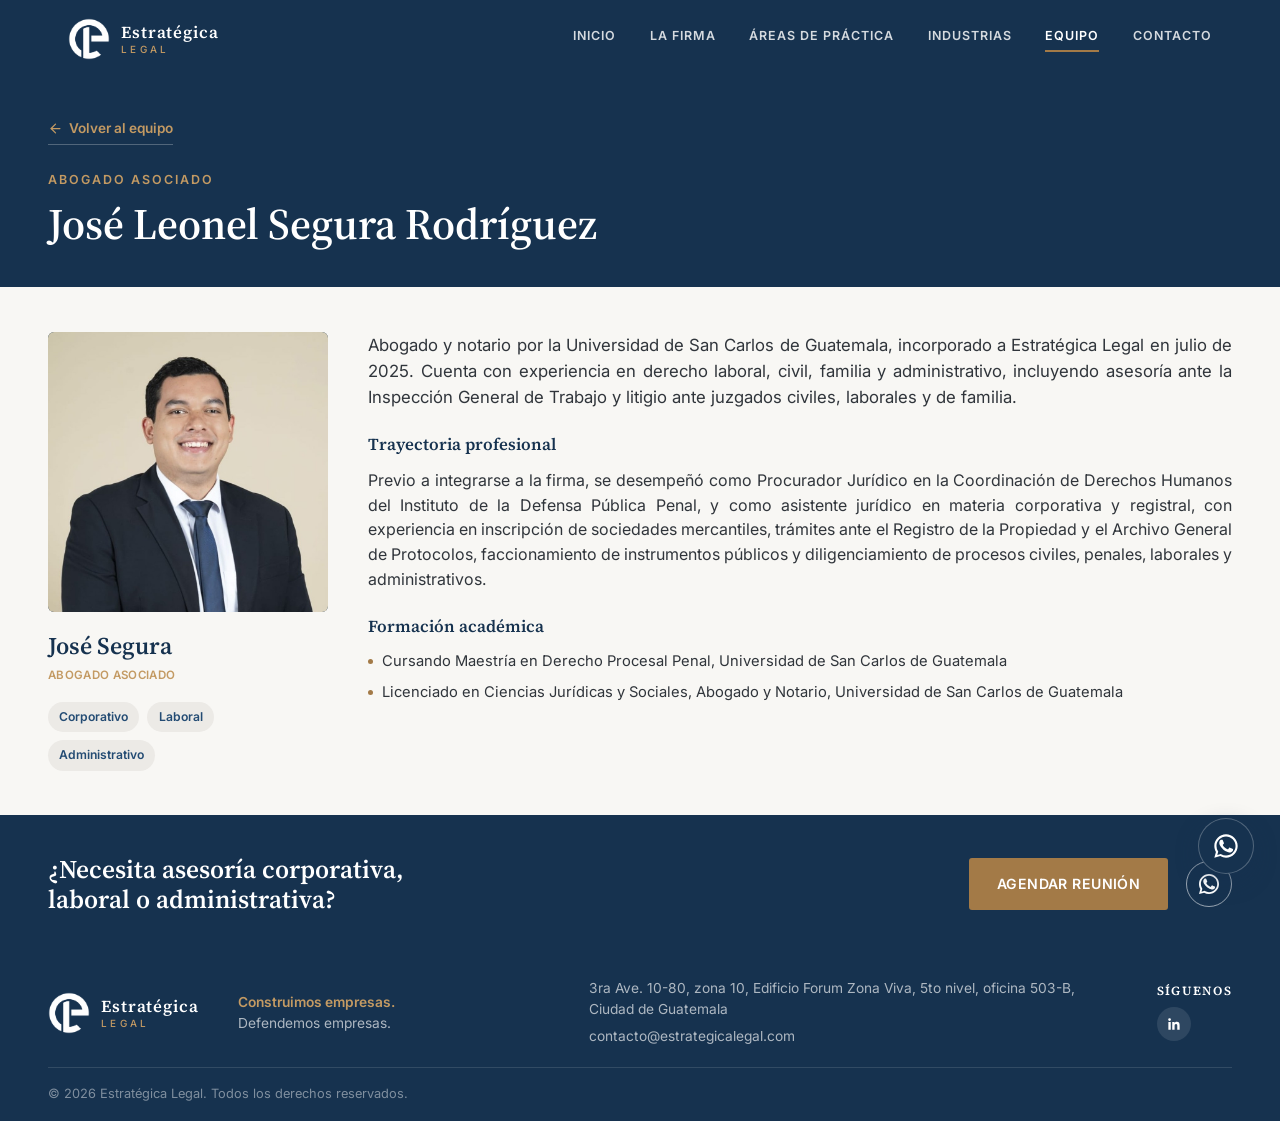
<file: equipo/jose-segura.html>
<!doctype html>
<html lang="es">
  <head>
    <meta charset="UTF-8" />
    <meta name="viewport" content="width=device-width, initial-scale=1.0" />
    <title>José Segura — Abogado Asociado | Estratégica Legal</title>
    <meta
      name="description"
      content="José Leonel Segura Rodríguez, Abogado Asociado de Estratégica Legal. Especialista en derecho corporativo, laboral y administrativo."
    />
    <meta name="robots" content="index, follow" />
    <link
      rel="canonical"
      href="https://estrategicalegal.com/equipo/jose-segura"
    />
    <meta
      property="og:title"
      content="José Segura — Abogado Asociado | Estratégica Legal"
    />
    <meta
      property="og:description"
      content="Especialista en derecho corporativo, laboral y administrativo."
    />
    <meta
      property="og:url"
      content="https://estrategicalegal.com/equipo/jose-segura"
    />
    <meta property="og:type" content="profile" />
    <meta
      property="og:image"
      content="https://estrategicalegal.com/img/og-image.png"
    />
    <meta property="og:image:width" content="1200" />
    <meta property="og:image:height" content="630" />
    <meta property="og:image:type" content="image/png" />
    <meta property="og:site_name" content="Estratégica Legal" />
    <meta property="og:locale" content="es_GT" />
    <meta name="twitter:card" content="summary_large_image" />
    <meta
      name="twitter:image"
      content="https://estrategicalegal.com/img/og-image.png"
    />

    <link rel="icon" href="/favicon.svg" type="image/svg+xml" />
    <link
      rel="icon"
      type="image/png"
      sizes="32x32"
      href="/img/favicon-32.png"
    />
    <link rel="apple-touch-icon" href="/img/apple-touch-icon.png" />
    <meta name="theme-color" content="#16324f" />

    <link rel="preconnect" href="https://fonts.googleapis.com" />
    <link rel="preconnect" href="https://fonts.gstatic.com" crossorigin />
    <link
      href="https://fonts.googleapis.com/css2?family=Source+Serif+4:opsz,wght@8..60,600;8..60,700&family=Inter:wght@400;500;600&display=swap"
      rel="stylesheet"
    />
    <link rel="stylesheet" href="/css/styles.css" />

    <script type="application/ld+json">
      {
        "@context": "https://schema.org",
        "@type": "Person",
        "name": "José Leonel Segura Rodríguez",
        "jobTitle": "Abogado Asociado",
        "worksFor": { "@type": "LegalService", "name": "Estratégica Legal" },
        "url": "https://estrategicalegal.com/equipo/jose-segura"
      }
    </script>
  </head>
  <body>
    <div class="page">
      <!-- NAV -->
      <nav class="site-nav">
        <div class="nav-inner">
          <a class="logo-lockup" href="/">
            <span class="logo-mark"
              ><img src="/img/logo.png" alt="Estratégica Legal"
            /></span>
            <span class="logo-text"
              ><span class="l1">Estratégica</span
              ><span class="l2">LEGAL</span></span
            >
          </a>
          <button
            class="nav-toggle"
            aria-label="Abrir menú"
            aria-expanded="false"
          >
            <span></span><span></span><span></span>
          </button>
          <div class="nav-menu">
            <a href="/">Inicio</a>
            <a href="/la-firma">La Firma</a>
            <a href="/areas">Áreas de Práctica</a>
            <a href="/industrias">Industrias</a>
            <a href="/equipo" class="active">Equipo</a>
            <a href="/contacto">Contacto</a>
          </div>
        </div>
      </nav>

      <!-- PAGE HERO -->
      <header class="page-hero">
        <div class="page-hero-inner">
          <a class="lawyer-back" href="/equipo">
            <svg
              width="15"
              height="15"
              viewBox="0 0 24 24"
              fill="none"
              stroke="currentColor"
              stroke-width="2"
              stroke-linecap="round"
              stroke-linejoin="round"
            >
              <line x1="19" y1="12" x2="5" y2="12" />
              <polyline points="12 19 5 12 12 5" />
            </svg>
            Volver al equipo
          </a>
          <div class="eyebrow">Abogado Asociado</div>
          <h1>José Leonel Segura Rodríguez</h1>
        </div>
      </header>

      <section class="section">
        <article class="lawyer">
          <aside class="lawyer-aside">
            <div class="avatar-xl">
              <img src="/img/leonel-segura.jpeg" alt="José Segura" width="900" height="1350" decoding="async" />
            </div>
            <h2>José Segura</h2>
            <div class="team-role">Abogado Asociado</div>
            <div class="lawyer-quickfacts">
              <span>Corporativo</span>
              <span>Laboral</span>
              <span>Administrativo</span>
            </div>
          </aside>
          <div class="lawyer-body">
            <p class="intro">
              Abogado y notario por la Universidad de San Carlos de Guatemala,
              incorporado a Estratégica Legal en julio de 2025. Cuenta con
              experiencia en derecho laboral, civil, familia y administrativo,
              incluyendo asesoría ante la Inspección General de Trabajo y
              litigio ante juzgados civiles, laborales y de familia.
            </p>
            <h3>Trayectoria profesional</h3>
            <p>
              Previo a integrarse a la firma, se desempeñó como Procurador
              Jurídico en la Coordinación de Derechos Humanos del Instituto de
              la Defensa Pública Penal, y como asistente jurídico en materia
              corporativa y registral, con experiencia en inscripción de
              sociedades mercantiles, trámites ante el Registro de la Propiedad
              y el Archivo General de Protocolos, faccionamiento de instrumentos
              públicos y diligenciamiento de procesos civiles, penales,
              laborales y administrativos.
            </p>
            <h3>Formación académica</h3>
            <ul
              class="lawyer-specialty-list"
              style="grid-template-columns: 1fr"
            >
              <li>
                Cursando Maestría en Derecho Procesal Penal, Universidad de San
                Carlos de Guatemala
              </li>
              <li>
                Licenciado en Ciencias Jurídicas y Sociales, Abogado y Notario,
                Universidad de San Carlos de Guatemala
              </li>
            </ul>
          </div>
        </article>
      </section>

      <!-- CTA -->
      <section class="cta-bar">
        <div class="cta-bar-inner">
          <h2>¿Necesita asesoría corporativa, laboral o administrativa?</h2>
          <div class="cta-bar-actions">
            <a class="btn btn-primary" href="/contacto">Agendar reunión</a>
            <a
              class="whatsapp-inline"
              href="https://wa.me/50241548188"
              target="_blank"
              rel="noopener"
              aria-label="Escribir por WhatsApp"
            >
              <svg viewBox="0 0 24 24">
                <path
                  d="M17.47 14.38c-.29-.15-1.72-.85-1.99-.94-.27-.1-.46-.15-.66.15-.2.29-.76.94-.93 1.13-.17.2-.34.22-.63.07-.29-.15-1.22-.45-2.32-1.43-.86-.77-1.44-1.72-1.61-2.01-.17-.29-.02-.45.13-.6.13-.13.29-.34.44-.51.15-.17.2-.29.29-.49.1-.2.05-.37-.02-.51-.07-.15-.66-1.58-.9-2.17-.24-.57-.48-.5-.66-.5-.17-.01-.37-.01-.56-.01s-.51.07-.78.37c-.27.29-1.02 1-1.02 2.43 0 1.43 1.04 2.82 1.19 3.01.15.2 2.05 3.13 4.97 4.39.69.3 1.24.48 1.66.61.7.22 1.33.19 1.84.11.56-.08 1.72-.7 1.96-1.38.24-.68.24-1.26.17-1.38-.07-.13-.26-.2-.55-.35z"
                />
                <path
                  d="M12.02 2C6.5 2 2 6.48 2 12c0 1.85.5 3.58 1.36 5.07L2 22l5.08-1.33A9.96 9.96 0 0012.02 22c5.52 0 10-4.48 10-10s-4.48-10-10-10zm0 18.18a8.14 8.14 0 01-4.15-1.14l-.3-.18-3.02.79.81-2.94-.2-.31A8.16 8.16 0 013.85 12c0-4.5 3.67-8.17 8.17-8.17S20.19 7.5 20.19 12s-3.67 8.18-8.17 8.18z"
                />
              </svg>
            </a>
          </div>
        </div>
      </section>

      <!-- FOOTER -->
      <footer class="site-footer">
        <div class="footer-inner">
          <div class="footer-brand">
            <a class="logo-lockup" href="/">
              <span class="logo-mark"
                ><img src="/img/logo.png" alt="Estratégica Legal"
              /></span>
              <span class="logo-text"
                ><span class="l1">Estratégica</span
                ><span class="l2">LEGAL</span></span
              >
            </a>
          </div>
          <div class="footer-col">
            <p class="footer-tagline">
              <strong>Construimos empresas.</strong>Defendemos empresas.
            </p>
          </div>
          <div class="footer-col">
            <p>
              3ra Ave. 10-80, zona 10, Edificio Forum Zona Viva, 5to nivel,
              oficina 503-B, Ciudad de Guatemala
            </p>
            <a href="mailto:contacto@estrategicalegal.com"
              >contacto@estrategicalegal.com</a
            >
          </div>
          <div class="footer-col">
            <h4>Síguenos</h4>
            <div class="footer-social">
              <a href="#" aria-label="LinkedIn"
                ><svg viewBox="0 0 24 24">
                  <path
                    d="M20.45 20.45h-3.55v-5.57c0-1.33-.02-3.04-1.85-3.04-1.86 0-2.15 1.45-2.15 2.94v5.67H9.35V9h3.41v1.56h.05c.48-.9 1.64-1.85 3.37-1.85 3.6 0 4.27 2.37 4.27 5.46v6.28zM5.34 7.43a2.06 2.06 0 110-4.12 2.06 2.06 0 010 4.12zM7.12 20.45H3.56V9h3.56v11.45z"
                  /></svg
              ></a>
            </div>
          </div>
        </div>
        <div class="footer-bottom">
          <span
            >© <span id="year">2026</span> Estratégica Legal. Todos los derechos
            reservados.</span
          >
        </div>
      </footer>
    </div>

    <a
      class="whatsapp-float"
      href="https://wa.me/50241548188"
      target="_blank"
      rel="noopener"
      aria-label="Chatear por WhatsApp"
    >
      <svg viewBox="0 0 24 24">
        <path
          d="M17.47 14.38c-.29-.15-1.72-.85-1.99-.94-.27-.1-.46-.15-.66.15-.2.29-.76.94-.93 1.13-.17.2-.34.22-.63.07-.29-.15-1.22-.45-2.32-1.43-.86-.77-1.44-1.72-1.61-2.01-.17-.29-.02-.45.13-.6.13-.13.29-.34.44-.51.15-.17.2-.29.29-.49.1-.2.05-.37-.02-.51-.07-.15-.66-1.58-.9-2.17-.24-.57-.48-.5-.66-.5-.17-.01-.37-.01-.56-.01s-.51.07-.78.37c-.27.29-1.02 1-1.02 2.43 0 1.43 1.04 2.82 1.19 3.01.15.2 2.05 3.13 4.97 4.39.69.3 1.24.48 1.66.61.7.22 1.33.19 1.84.11.56-.08 1.72-.7 1.96-1.38.24-.68.24-1.26.17-1.38-.07-.13-.26-.2-.55-.35z"
        />
        <path
          d="M12.02 2C6.5 2 2 6.48 2 12c0 1.85.5 3.58 1.36 5.07L2 22l5.08-1.33A9.96 9.96 0 0012.02 22c5.52 0 10-4.48 10-10s-4.48-10-10-10zm0 18.18a8.14 8.14 0 01-4.15-1.14l-.3-.18-3.02.79.81-2.94-.2-.31A8.16 8.16 0 013.85 12c0-4.5 3.67-8.17 8.17-8.17S20.19 7.5 20.19 12s-3.67 8.18-8.17 8.18z"
        />
      </svg>
    </a>

    <script src="/js/main.js"></script>
  </body>
</html>
</file>
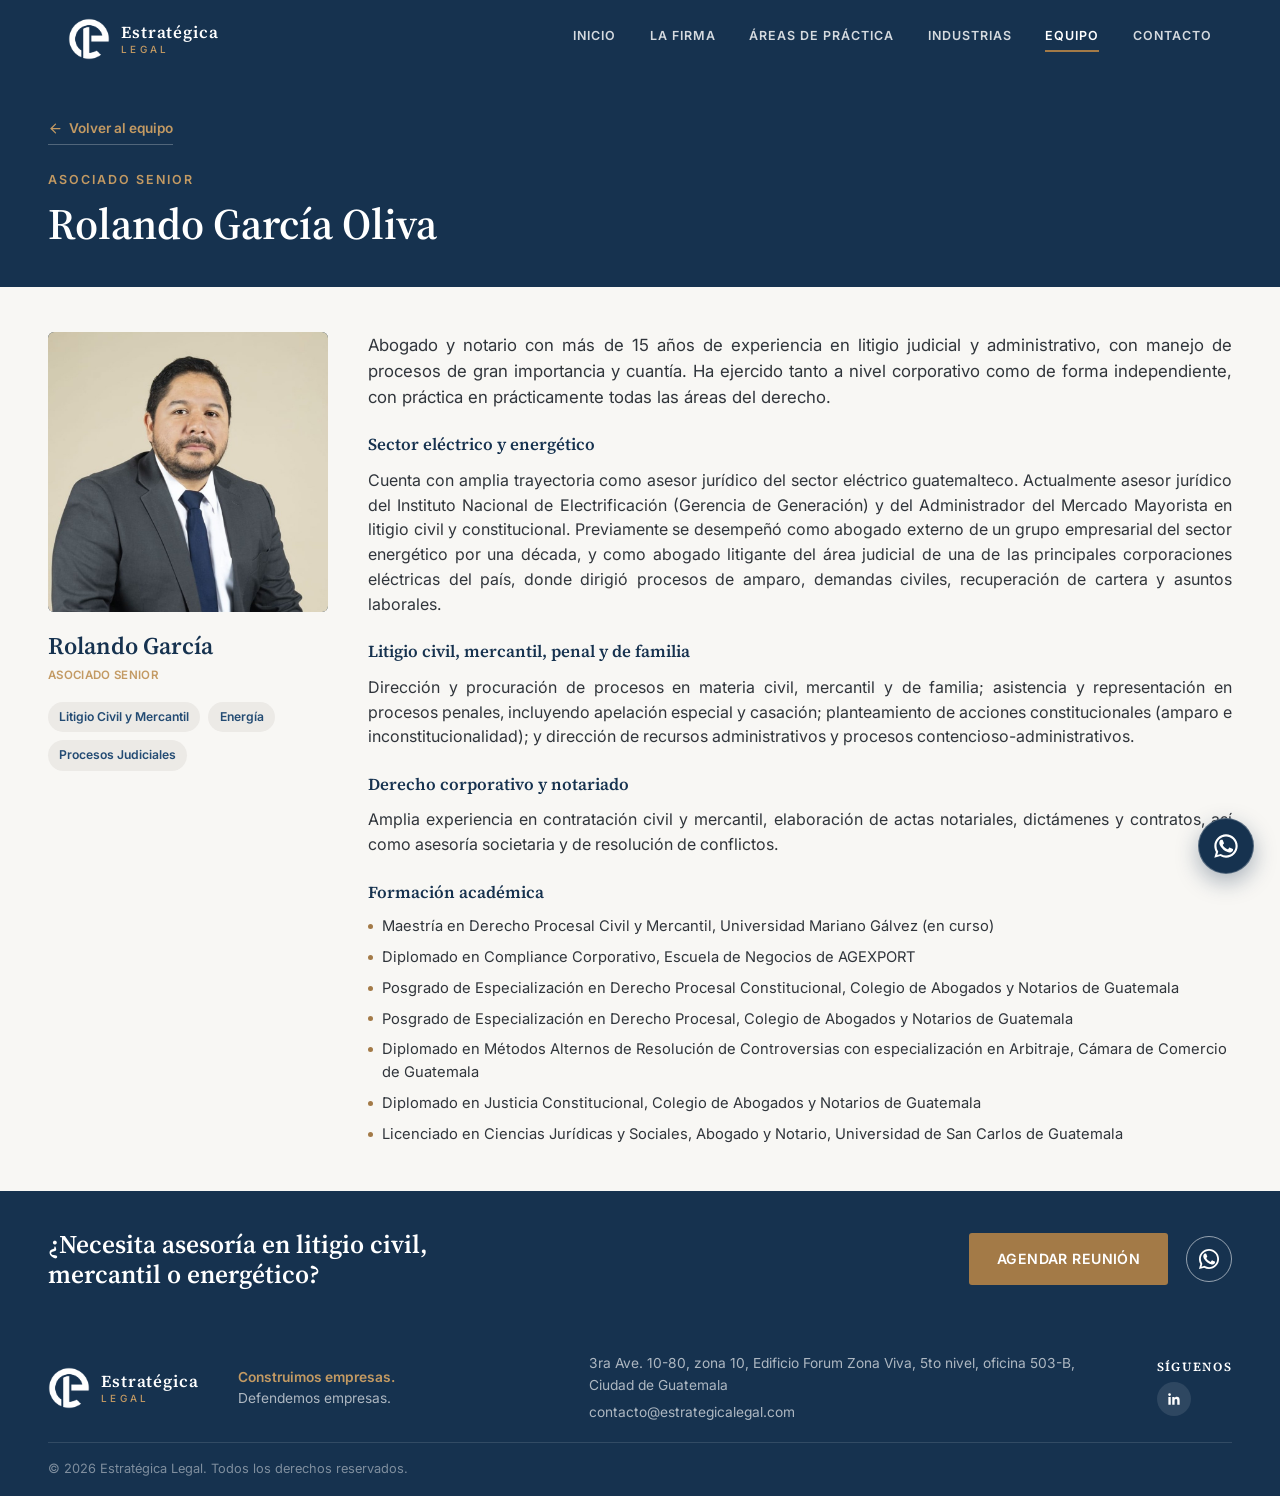
<file: equipo/rolando-garcia.html>
<!doctype html>
<html lang="es">
  <head>
    <meta charset="UTF-8" />
    <meta name="viewport" content="width=device-width, initial-scale=1.0" />
    <title>Rolando García — Asociado Senior | Estratégica Legal</title>
    <meta
      name="description"
      content="Rolando García Oliva, Asociado Senior de Estratégica Legal. Abogado y notario especializado en litigio civil y mercantil, energía y procesos judiciales."
    />
    <meta name="robots" content="index, follow" />
    <link
      rel="canonical"
      href="https://estrategicalegal.com/equipo/rolando-garcia"
    />
    <meta
      property="og:title"
      content="Rolando García — Asociado Senior | Estratégica Legal"
    />
    <meta
      property="og:description"
      content="Abogado y notario especializado en litigio civil y mercantil, energía y procesos judiciales."
    />
    <meta
      property="og:url"
      content="https://estrategicalegal.com/equipo/rolando-garcia"
    />
    <meta property="og:type" content="profile" />
    <meta
      property="og:image"
      content="https://estrategicalegal.com/img/og-image.png"
    />
    <meta property="og:image:width" content="1200" />
    <meta property="og:image:height" content="630" />
    <meta property="og:image:type" content="image/png" />
    <meta property="og:site_name" content="Estratégica Legal" />
    <meta property="og:locale" content="es_GT" />
    <meta name="twitter:card" content="summary_large_image" />
    <meta
      name="twitter:image"
      content="https://estrategicalegal.com/img/og-image.png"
    />

    <link rel="icon" href="/favicon.svg" type="image/svg+xml" />
    <link
      rel="icon"
      type="image/png"
      sizes="32x32"
      href="/img/favicon-32.png"
    />
    <link rel="apple-touch-icon" href="/img/apple-touch-icon.png" />
    <meta name="theme-color" content="#16324f" />

    <link rel="preconnect" href="https://fonts.googleapis.com" />
    <link rel="preconnect" href="https://fonts.gstatic.com" crossorigin />
    <link
      href="https://fonts.googleapis.com/css2?family=Source+Serif+4:opsz,wght@8..60,600;8..60,700&family=Inter:wght@400;500;600&display=swap"
      rel="stylesheet"
    />
    <link rel="stylesheet" href="/css/styles.css" />

    <script type="application/ld+json">
      {
        "@context": "https://schema.org",
        "@type": "Person",
        "name": "Rolando García Oliva",
        "jobTitle": "Asociado Senior",
        "worksFor": { "@type": "LegalService", "name": "Estratégica Legal" },
        "url": "https://estrategicalegal.com/equipo/rolando-garcia"
      }
    </script>
  </head>
  <body>
    <div class="page">
      <!-- NAV -->
      <nav class="site-nav">
        <div class="nav-inner">
          <a class="logo-lockup" href="/">
            <span class="logo-mark"
              ><img src="/img/logo.png" alt="Estratégica Legal"
            /></span>
            <span class="logo-text"
              ><span class="l1">Estratégica</span
              ><span class="l2">LEGAL</span></span
            >
          </a>
          <button
            class="nav-toggle"
            aria-label="Abrir menú"
            aria-expanded="false"
          >
            <span></span><span></span><span></span>
          </button>
          <div class="nav-menu">
            <a href="/">Inicio</a>
            <a href="/la-firma">La Firma</a>
            <a href="/areas">Áreas de Práctica</a>
            <a href="/industrias">Industrias</a>
            <a href="/equipo" class="active">Equipo</a>
            <a href="/contacto">Contacto</a>
          </div>
        </div>
      </nav>

      <!-- PAGE HERO -->
      <header class="page-hero">
        <div class="page-hero-inner">
          <a class="lawyer-back" href="/equipo">
            <svg
              width="15"
              height="15"
              viewBox="0 0 24 24"
              fill="none"
              stroke="currentColor"
              stroke-width="2"
              stroke-linecap="round"
              stroke-linejoin="round"
            >
              <line x1="19" y1="12" x2="5" y2="12" />
              <polyline points="12 19 5 12 12 5" />
            </svg>
            Volver al equipo
          </a>
          <div class="eyebrow">Asociado Senior</div>
          <h1>Rolando García Oliva</h1>
        </div>
      </header>

      <section class="section">
        <article class="lawyer">
          <aside class="lawyer-aside">
            <div class="avatar-xl">
              <img src="/img/rolando-garcia.jpeg" alt="Rolando García" width="900" height="1350" decoding="async" />
            </div>
            <h2>Rolando García</h2>
            <div class="team-role">Asociado Senior</div>
            <div class="lawyer-quickfacts">
              <span>Litigio Civil y Mercantil</span>
              <span>Energía</span>
              <span>Procesos Judiciales</span>
            </div>
          </aside>
          <div class="lawyer-body">
            <p class="intro">
              Abogado y notario con más de 15 años de experiencia en litigio
              judicial y administrativo, con manejo de procesos de gran
              importancia y cuantía. Ha ejercido tanto a nivel corporativo como
              de forma independiente, con práctica en prácticamente todas las
              áreas del derecho.
            </p>
            <h3>Sector eléctrico y energético</h3>
            <p>
              Cuenta con amplia trayectoria como asesor jurídico del sector
              eléctrico guatemalteco. Actualmente asesor jurídico del Instituto
              Nacional de Electrificación (Gerencia de Generación) y del
              Administrador del Mercado Mayorista en litigio civil y
              constitucional. Previamente se desempeñó como abogado externo de
              un grupo empresarial del sector energético por una década, y como
              abogado litigante del área judicial de una de las principales
              corporaciones eléctricas del país, donde dirigió procesos de
              amparo, demandas civiles, recuperación de cartera y asuntos
              laborales.
            </p>
            <h3>Litigio civil, mercantil, penal y de familia</h3>
            <p>
              Dirección y procuración de procesos en materia civil, mercantil y
              de familia; asistencia y representación en procesos penales,
              incluyendo apelación especial y casación; planteamiento de
              acciones constitucionales (amparo e inconstitucionalidad); y
              dirección de recursos administrativos y procesos
              contencioso-administrativos.
            </p>
            <h3>Derecho corporativo y notariado</h3>
            <p>
              Amplia experiencia en contratación civil y mercantil, elaboración
              de actas notariales, dictámenes y contratos, así como asesoría
              societaria y de resolución de conflictos.
            </p>
            <h3>Formación académica</h3>
            <ul
              class="lawyer-specialty-list"
              style="grid-template-columns: 1fr"
            >
              <li>
                Maestría en Derecho Procesal Civil y Mercantil, Universidad
                Mariano Gálvez (en curso)
              </li>
              <li>
                Diplomado en Compliance Corporativo, Escuela de Negocios de
                AGEXPORT
              </li>
              <li>
                Posgrado de Especialización en Derecho Procesal Constitucional,
                Colegio de Abogados y Notarios de Guatemala
              </li>
              <li>
                Posgrado de Especialización en Derecho Procesal, Colegio de
                Abogados y Notarios de Guatemala
              </li>
              <li>
                Diplomado en Métodos Alternos de Resolución de Controversias con
                especialización en Arbitraje, Cámara de Comercio de Guatemala
              </li>
              <li>
                Diplomado en Justicia Constitucional, Colegio de Abogados y
                Notarios de Guatemala
              </li>
              <li>
                Licenciado en Ciencias Jurídicas y Sociales, Abogado y Notario,
                Universidad de San Carlos de Guatemala
              </li>
            </ul>
          </div>
        </article>
      </section>

      <!-- CTA -->
      <section class="cta-bar">
        <div class="cta-bar-inner">
          <h2>¿Necesita asesoría en litigio civil, mercantil o energético?</h2>
          <div class="cta-bar-actions">
            <a class="btn btn-primary" href="/contacto">Agendar reunión</a>
            <a
              class="whatsapp-inline"
              href="https://wa.me/50241548188"
              target="_blank"
              rel="noopener"
              aria-label="Escribir por WhatsApp"
            >
              <svg viewBox="0 0 24 24">
                <path
                  d="M17.47 14.38c-.29-.15-1.72-.85-1.99-.94-.27-.1-.46-.15-.66.15-.2.29-.76.94-.93 1.13-.17.2-.34.22-.63.07-.29-.15-1.22-.45-2.32-1.43-.86-.77-1.44-1.72-1.61-2.01-.17-.29-.02-.45.13-.6.13-.13.29-.34.44-.51.15-.17.2-.29.29-.49.1-.2.05-.37-.02-.51-.07-.15-.66-1.58-.9-2.17-.24-.57-.48-.5-.66-.5-.17-.01-.37-.01-.56-.01s-.51.07-.78.37c-.27.29-1.02 1-1.02 2.43 0 1.43 1.04 2.82 1.19 3.01.15.2 2.05 3.13 4.97 4.39.69.3 1.24.48 1.66.61.7.22 1.33.19 1.84.11.56-.08 1.72-.7 1.96-1.38.24-.68.24-1.26.17-1.38-.07-.13-.26-.2-.55-.35z"
                />
                <path
                  d="M12.02 2C6.5 2 2 6.48 2 12c0 1.85.5 3.58 1.36 5.07L2 22l5.08-1.33A9.96 9.96 0 0012.02 22c5.52 0 10-4.48 10-10s-4.48-10-10-10zm0 18.18a8.14 8.14 0 01-4.15-1.14l-.3-.18-3.02.79.81-2.94-.2-.31A8.16 8.16 0 013.85 12c0-4.5 3.67-8.17 8.17-8.17S20.19 7.5 20.19 12s-3.67 8.18-8.17 8.18z"
                />
              </svg>
            </a>
          </div>
        </div>
      </section>

      <!-- FOOTER -->
      <footer class="site-footer">
        <div class="footer-inner">
          <div class="footer-brand">
            <a class="logo-lockup" href="/">
              <span class="logo-mark"
                ><img src="/img/logo.png" alt="Estratégica Legal"
              /></span>
              <span class="logo-text"
                ><span class="l1">Estratégica</span
                ><span class="l2">LEGAL</span></span
              >
            </a>
          </div>
          <div class="footer-col">
            <p class="footer-tagline">
              <strong>Construimos empresas.</strong>Defendemos empresas.
            </p>
          </div>
          <div class="footer-col">
            <p>
              3ra Ave. 10-80, zona 10, Edificio Forum Zona Viva, 5to nivel,
              oficina 503-B, Ciudad de Guatemala
            </p>
            <a href="mailto:contacto@estrategicalegal.com"
              >contacto@estrategicalegal.com</a
            >
          </div>
          <div class="footer-col">
            <h4>Síguenos</h4>
            <div class="footer-social">
              <a href="#" aria-label="LinkedIn"
                ><svg viewBox="0 0 24 24">
                  <path
                    d="M20.45 20.45h-3.55v-5.57c0-1.33-.02-3.04-1.85-3.04-1.86 0-2.15 1.45-2.15 2.94v5.67H9.35V9h3.41v1.56h.05c.48-.9 1.64-1.85 3.37-1.85 3.6 0 4.27 2.37 4.27 5.46v6.28zM5.34 7.43a2.06 2.06 0 110-4.12 2.06 2.06 0 010 4.12zM7.12 20.45H3.56V9h3.56v11.45z"
                  /></svg
              ></a>
            </div>
          </div>
        </div>
        <div class="footer-bottom">
          <span
            >© <span id="year">2026</span> Estratégica Legal. Todos los derechos
            reservados.</span
          >
        </div>
      </footer>
    </div>

    <a
      class="whatsapp-float"
      href="https://wa.me/50241548188"
      target="_blank"
      rel="noopener"
      aria-label="Chatear por WhatsApp"
    >
      <svg viewBox="0 0 24 24">
        <path
          d="M17.47 14.38c-.29-.15-1.72-.85-1.99-.94-.27-.1-.46-.15-.66.15-.2.29-.76.94-.93 1.13-.17.2-.34.22-.63.07-.29-.15-1.22-.45-2.32-1.43-.86-.77-1.44-1.72-1.61-2.01-.17-.29-.02-.45.13-.6.13-.13.29-.34.44-.51.15-.17.2-.29.29-.49.1-.2.05-.37-.02-.51-.07-.15-.66-1.58-.9-2.17-.24-.57-.48-.5-.66-.5-.17-.01-.37-.01-.56-.01s-.51.07-.78.37c-.27.29-1.02 1-1.02 2.43 0 1.43 1.04 2.82 1.19 3.01.15.2 2.05 3.13 4.97 4.39.69.3 1.24.48 1.66.61.7.22 1.33.19 1.84.11.56-.08 1.72-.7 1.96-1.38.24-.68.24-1.26.17-1.38-.07-.13-.26-.2-.55-.35z"
        />
        <path
          d="M12.02 2C6.5 2 2 6.48 2 12c0 1.85.5 3.58 1.36 5.07L2 22l5.08-1.33A9.96 9.96 0 0012.02 22c5.52 0 10-4.48 10-10s-4.48-10-10-10zm0 18.18a8.14 8.14 0 01-4.15-1.14l-.3-.18-3.02.79.81-2.94-.2-.31A8.16 8.16 0 013.85 12c0-4.5 3.67-8.17 8.17-8.17S20.19 7.5 20.19 12s-3.67 8.18-8.17 8.18z"
        />
      </svg>
    </a>

    <script src="/js/main.js"></script>
  </body>
</html>
</file>
<file: css/styles.css>
/* ─────────────────────────────────────────────
   ESTRATÉGICA LEGAL — Design System
   Paleta institucional + Source Serif 4 / Inter
───────────────────────────────────────────── */
:root {
  --azul-institucional: #234b73;
  --azul-profundo: #16324f;
  --marfil: #f8f7f4;
  --gris-piedra: #eceae6;
  --gris-grafito: #30353b;
  --bronce: #a37a47;
  --bronce-light: #c39a63;
  --white: #ffffff;

  --border: rgba(48, 53, 59, 0.12);
  --border-strong: rgba(48, 53, 59, 0.22);

  --font-heading: "Source Serif 4", serif;
  --font-body: "Inter", sans-serif;

  --container: 1240px;
  --nav-h: 78px;
}

*,
*::before,
*::after {
  box-sizing: border-box;
  margin: 0;
  padding: 0;
}

html {
  scroll-behavior: smooth;
  /* Los anclas (#litigio, #corporativo…) no quedan bajo el header fijo */
  scroll-padding-top: calc(var(--nav-h) + 14px);
  -webkit-text-size-adjust: 100%;
  text-size-adjust: 100%;
}

body {
  background: var(--marfil);
  color: var(--gris-grafito);
  font-family: var(--font-body);
  font-weight: 400;
  line-height: 1.55;
  overflow-x: hidden;
  min-height: 100vh;
  -webkit-font-smoothing: antialiased;
  -webkit-tap-highlight-color: transparent;
}

img {
  max-width: 100%;
  display: block;
}

a {
  color: inherit;
  text-decoration: none;
}

ul {
  list-style: none;
}

h1,
h2,
h3,
h4 {
  font-family: var(--font-heading);
  font-weight: 600;
  color: var(--azul-profundo);
  line-height: 1.18;
}

.page {
  display: flex;
  flex-direction: column;
  min-height: 100vh;
}

.container {
  width: 100%;
  max-width: var(--container);
  margin: 0 auto;
  padding: 0 clamp(1.25rem, 4vw, 3rem);
}

/* ─── BOTONES ─── */
.btn {
  display: inline-flex;
  align-items: center;
  gap: 0.5rem;
  font-family: var(--font-body);
  font-weight: 600;
  font-size: 0.88rem;
  letter-spacing: 0.03em;
  text-transform: uppercase;
  padding: 0.9rem 1.7rem;
  border-radius: 3px;
  border: 1.5px solid transparent;
  cursor: pointer;
  transition: all 0.2s ease;
  white-space: nowrap;
}
.btn-primary {
  background: var(--bronce);
  color: var(--white);
}
.btn-primary:hover {
  background: var(--bronce-light);
}
.btn-outline {
  background: transparent;
  border-color: rgba(255, 255, 255, 0.55);
  color: var(--white);
}
.btn-outline:hover {
  background: rgba(255, 255, 255, 0.1);
  border-color: var(--white);
}
.btn-ghost {
  background: transparent;
  border-color: var(--azul-institucional);
  color: var(--azul-institucional);
}
.btn-ghost:hover {
  background: var(--azul-institucional);
  color: var(--white);
}
.btn-arrow {
  transition: transform 0.2s ease;
}
.btn:hover .btn-arrow {
  transform: translateX(3px);
}

/* ─── NAV ─── */
nav.site-nav {
  position: sticky;
  top: 0;
  z-index: 100;
  background: var(--azul-profundo);
}
.nav-inner {
  max-width: var(--container);
  margin: 0 auto;
  padding: 0 clamp(1.25rem, 4vw, 3rem);
  display: flex;
  align-items: center;
  justify-content: space-between;
  height: var(--nav-h);
}
.logo-lockup {
  display: flex;
  align-items: center;
  gap: 0.7rem;
}
.logo-mark {
  width: 42px;
  height: 42px;
  flex-shrink: 0;
  display: flex;
  align-items: center;
  justify-content: center;
}
.logo-mark img {
  width: 100%;
  height: 100%;
  object-fit: contain;
  display: block;
  /* El logo entregado es azul institucional sobre transparente; en el header
     y footer (fondo azul profundo) se recolorea a blanco conservando los
     contornos transparentes del monograma. */
  filter: brightness(0) invert(1);
}
.logo-text {
  display: flex;
  flex-direction: column;
  line-height: 1.05;
}
.logo-text .l1 {
  font-family: var(--font-heading);
  font-weight: 600;
  font-size: 1.05rem;
  letter-spacing: 0.05em;
  color: var(--white);
}
.logo-text .l2 {
  font-family: var(--font-body);
  font-weight: 500;
  font-size: 0.62rem;
  letter-spacing: 0.32em;
  color: var(--bronce-light);
  margin-top: 0.15rem;
}

.nav-toggle {
  display: none;
  flex-direction: column;
  gap: 5px;
  background: none;
  border: none;
  cursor: pointer;
  padding: 0.4rem;
  z-index: 110;
}
.nav-toggle span {
  width: 22px;
  height: 2px;
  background: var(--white);
  transition: all 0.25s ease;
}

.nav-menu {
  display: flex;
  align-items: center;
  gap: 2.1rem;
}
.nav-menu a {
  font-size: 0.78rem;
  font-weight: 600;
  letter-spacing: 0.08em;
  text-transform: uppercase;
  color: rgba(255, 255, 255, 0.82);
  padding-bottom: 4px;
  border-bottom: 2px solid transparent;
  transition: all 0.2s ease;
}
.nav-menu a:hover {
  color: var(--white);
}
.nav-menu a.active {
  color: var(--white);
  border-bottom-color: var(--bronce);
}

/* ─── PAGE HERO (páginas interiores) ─── */
.page-hero {
  background: var(--azul-profundo);
  padding: 2.5rem clamp(1.25rem, 4vw, 3rem) 2.25rem;
}
.page-hero-inner {
  max-width: var(--container);
  margin: 0 auto;
}
.page-hero .eyebrow {
  color: var(--bronce-light);
}
.page-hero h1 {
  color: var(--white);
  font-size: clamp(2rem, 3.4vw, 2.75rem);
  margin-top: 0.6rem;
  max-width: 32ch;
}
.page-hero p {
  color: rgba(255, 255, 255, 0.78);
  max-width: 58ch;
  margin-top: 1rem;
  font-size: 1.02rem;
}

/* Variante con fotografía: texto a la izquierda, imagen a la derecha */
.page-hero.with-photo .page-hero-inner {
  display: grid;
  grid-template-columns: 1fr 1.05fr;
  gap: clamp(1.5rem, 3.5vw, 3rem);
  align-items: center;
}
.page-hero-photo {
  position: relative;
  border-radius: 6px;
  overflow: hidden;
  aspect-ratio: 16 / 10;
  background: linear-gradient(
    155deg,
    var(--azul-institucional) 0%,
    var(--azul-profundo) 100%
  );
}
.page-hero-photo img {
  position: absolute;
  inset: 0;
  width: 100%;
  height: 100%;
  object-fit: cover;
  display: block;
}
/* Texto disponible para SEO y lectores de pantalla, oculto visualmente
   (se usa cuando el título ya está rotulado dentro de un banner). */
.sr-only {
  position: absolute;
  width: 1px;
  height: 1px;
  padding: 0;
  margin: -1px;
  overflow: hidden;
  clip: rect(0, 0, 0, 0);
  white-space: nowrap;
  border: 0;
}

/* ─── BANNER DE PORTADA (ancho completo) ───
   Banner ya diagramado que incluye logo y rótulo. Ocupa todo el ancho y se
   recorta solo en vertical: la composición (logo, texto y columnas) está
   centrada, así que no se pierde nada al reducir la altura. */
.page-banner {
  background: var(--azul-profundo);
  line-height: 0;
}
.page-banner img {
  width: 100%;
  height: clamp(190px, 26vw, 380px);
  object-fit: cover;
  object-position: center;
  display: block;
}

.eyebrow {
  font-size: 0.78rem;
  font-weight: 600;
  letter-spacing: 0.16em;
  text-transform: uppercase;
  color: var(--bronce);
}

/* ─── HERO (home) ─── */
.hero {
  background: var(--azul-profundo);
  padding: clamp(1.75rem, 3.5vw, 3rem) clamp(1.25rem, 4vw, 3rem);
}
.hero-grid {
  max-width: var(--container);
  margin: 0 auto;
  display: grid;
  grid-template-columns: 0.92fr 1.1fr;
  gap: clamp(1.25rem, 2.5vw, 2rem);
  align-items: stretch;
}
.hero-copy {
  display: flex;
  flex-direction: column;
  justify-content: center;
}
.hero-copy h1 {
  font-size: clamp(2.1rem, 3.6vw, 2.9rem);
  color: var(--white);
}
.hero-desc {
  margin-top: 1.4rem;
  font-size: 0.98rem;
  color: rgba(255, 255, 255, 0.78);
  max-width: 44ch;
  line-height: 1.7;
}
.hero-actions {
  display: flex;
  gap: 1rem;
  margin-top: 2.2rem;
  flex-wrap: wrap;
}

.photo-box {
  position: relative;
  border-radius: 6px;
  overflow: hidden;
  min-height: 330px;
  height: 100%;
  background: linear-gradient(155deg, var(--azul-institucional) 0%, var(--azul-profundo) 100%);
  display: flex;
  align-items: flex-end;
}
.photo-box.short {
  aspect-ratio: 16 / 10;
}
/* Hero del home con fotografía real */
.photo-box.has-photo img {
  position: absolute;
  inset: 0;
  width: 100%;
  height: 100%;
  object-fit: cover;
  display: block;
}
.photo-placeholder-tag {
  position: absolute;
  top: 1rem;
  right: 1rem;
  display: flex;
  align-items: center;
  gap: 0.4rem;
  background: rgba(255, 255, 255, 0.12);
  border: 1px solid rgba(255, 255, 255, 0.25);
  color: rgba(255, 255, 255, 0.85);
  font-size: 0.66rem;
  font-weight: 600;
  letter-spacing: 0.06em;
  text-transform: uppercase;
  padding: 0.35rem 0.7rem;
  border-radius: 100px;
}
.photo-placeholder-tag svg {
  width: 13px;
  height: 13px;
}
.photo-icon {
  position: absolute;
  inset: 0;
  display: flex;
  align-items: center;
  justify-content: center;
  opacity: 0.14;
}
.photo-icon svg {
  width: 34%;
  height: 34%;
  stroke: var(--white);
}
.photo-caption {
  position: relative;
  z-index: 1;
  width: 100%;
  padding: 1.6rem 1.8rem;
  background: linear-gradient(to top, rgba(22, 50, 79, 0.92) 20%, transparent 100%);
}
.photo-caption-inner {
  border-left: 3px solid var(--bronce);
  padding-left: 1rem;
}
.photo-caption .line {
  font-family: var(--font-heading);
  font-weight: 600;
  font-size: clamp(1.15rem, 1.8vw, 1.5rem);
  color: var(--white);
  line-height: 1.35;
}
.photo-caption .line.accent {
  color: var(--bronce-light);
}

/* ─── SECTION ─── */
.section {
  padding: clamp(2rem, 3.5vw, 3rem) clamp(1.25rem, 4vw, 3rem);
}
.section.alt {
  background: var(--gris-piedra);
}
.section-inner {
  max-width: var(--container);
  margin: 0 auto;
}
.section-head {
  max-width: var(--container);
  margin: 0 auto 1.8rem;
}
.section-head.center {
  text-align: center;
}
.section-title {
  font-size: clamp(1.6rem, 2.6vw, 2.15rem);
  margin-top: 0.6rem;
}
.section-sub {
  margin-top: 0.9rem;
  max-width: 62ch;
  color: var(--gris-grafito);
}
.section-head.center .section-sub {
  margin-left: auto;
  margin-right: auto;
}

/* ─── DOS PILARES ─── */
.pillars-grid {
  max-width: var(--container);
  margin: 0 auto;
  display: grid;
  grid-template-columns: 1fr 1fr;
  gap: 1.75rem;
}
.pillar-card {
  background: var(--white);
  border: 1px solid var(--border);
  border-radius: 6px;
  padding: clamp(1.6rem, 3vw, 2.4rem);
  display: flex;
  flex-direction: column;
}
.pillar-icon {
  width: 56px;
  height: 56px;
  border-radius: 50%;
  background: var(--azul-profundo);
  display: flex;
  align-items: center;
  justify-content: center;
  margin-bottom: 1.3rem;
}
.pillar-icon svg {
  width: 26px;
  height: 26px;
  stroke: var(--bronce-light);
}
.pillar-card h3 {
  font-size: 1.7rem;
  margin: 0.3rem 0 0.7rem;
}
.pillar-motto {
  font-style: italic;
  color: var(--gris-grafito);
  padding-left: 0.9rem;
  border-left: 2px solid var(--bronce);
  margin-bottom: 1.5rem;
  font-size: 0.98rem;
}
.pillar-list {
  display: grid;
  grid-template-columns: 1fr 1fr;
  gap: 0.6rem 1.2rem;
  margin-bottom: 1.8rem;
}
.pillar-list li {
  display: flex;
  align-items: flex-start;
  gap: 0.55rem;
  font-size: 0.92rem;
  color: var(--gris-grafito);
}
.pillar-list svg {
  width: 18px;
  height: 18px;
  stroke: var(--azul-institucional);
  flex-shrink: 0;
  margin-top: 0.1rem;
}
.pillar-cta {
  margin-top: auto;
  display: inline-flex;
  align-items: center;
  gap: 0.4rem;
  font-weight: 600;
  font-size: 0.85rem;
  letter-spacing: 0.04em;
  text-transform: uppercase;
  color: var(--bronce);
}
.pillar-cta svg {
  width: 15px;
  height: 15px;
  transition: transform 0.2s ease;
}
.pillar-cta:hover svg {
  transform: translateX(3px);
}

/* ─── INDUSTRIAS ─── */
.industries-grid {
  max-width: var(--container);
  margin: 0 auto;
  display: grid;
  grid-template-columns: 230px 1fr;
  gap: 2.5rem;
  align-items: center;
}
.industries-intro {
  font-size: 0.92rem;
  color: var(--gris-grafito);
}
.industry-strip {
  display: grid;
  grid-template-columns: repeat(8, 1fr);
}
.industry-item {
  display: flex;
  flex-direction: column;
  align-items: center;
  text-align: center;
  gap: 0.75rem;
  padding: 0.4rem 0.4rem;
  border-left: 1px solid var(--border);
}
.industry-item:first-child {
  border-left: none;
}
.industry-strip .industry-icon {
  width: auto;
  height: auto;
  background: none;
  border: none;
  border-radius: 0;
}
.industry-strip .industry-icon svg {
  width: 30px;
  height: 30px;
}
.industry-strip .industry-item span {
  font-size: 0.68rem;
  font-weight: 600;
  letter-spacing: 0.06em;
  text-transform: uppercase;
}
.industry-icon {
  width: 62px;
  height: 62px;
  border-radius: 50%;
  background: var(--white);
  border: 1px solid var(--border);
  display: flex;
  align-items: center;
  justify-content: center;
}
.industry-icon svg {
  width: 26px;
  height: 26px;
  stroke: var(--azul-institucional);
}
.industry-item span {
  font-size: 0.82rem;
  font-weight: 600;
  color: var(--gris-grafito);
}
.industry-detail-grid {
  max-width: var(--container);
  margin: 2.6rem auto 0;
  display: grid;
  grid-template-columns: repeat(2, 1fr);
  gap: 1.4rem;
}
.industry-card {
  display: flex;
  gap: 1.1rem;
  background: var(--white);
  border: 1px solid var(--border);
  border-radius: 6px;
  padding: 1.5rem;
}
.industry-card .industry-icon {
  flex-shrink: 0;
}
.industry-card h3 {
  font-size: 1.15rem;
  margin-bottom: 0.35rem;
}
.industry-card p {
  font-size: 0.92rem;
  color: var(--gris-grafito);
}

/* ─── EQUIPO ─── */
.team-grid {
  max-width: var(--container);
  margin: 0 auto;
  display: grid;
  grid-template-columns: repeat(4, 1fr);
  gap: 1.5rem;
}
.team-grid.with-lead {
  grid-template-columns: 1fr 1fr 1fr;
}
.team-card {
  background: var(--azul-profundo);
  border-radius: 6px;
  overflow: hidden;
  display: flex;
  flex-direction: column;
  transition: box-shadow 0.2s ease, transform 0.2s ease;
}
.team-card:hover {
  box-shadow: 0 14px 30px rgba(22, 50, 79, 0.28);
  transform: translateY(-2px);
}
.team-card.lead {
  grid-column: 1 / -1;
  flex-direction: row;
  border-top: 3px solid var(--bronce);
}
.team-photo {
  /* Retrato vertical 4:5: da mayor presencia a la fotografía y deja ver
     el pecho completo de cada abogado. */
  aspect-ratio: 4 / 5;
  background: linear-gradient(165deg, #24466b 0%, var(--azul-institucional) 100%);
  display: flex;
  align-items: center;
  justify-content: center;
  position: relative;
  overflow: hidden;
}
/* Retratos: encuadre hacia la parte superior para dejar visible el rostro */
.team-photo img {
  position: absolute;
  inset: 0;
  width: 100%;
  height: 100%;
  object-fit: cover;
  object-position: center top;
  display: block;
}
/* Tarjeta destacada (La Firma): se conserva la misma proporción 4/3 de las
   tarjetas del grid para que el retrato no quede recortado en exceso. */
.team-card.lead .team-photo {
  width: 32%;
  aspect-ratio: 4 / 3;
}
.team-initials {
  font-family: var(--font-heading);
  font-weight: 600;
  font-size: 2.1rem;
  color: rgba(255, 255, 255, 0.9);
}
.team-card.lead .team-initials {
  font-size: 3.6rem;
}
.team-body {
  padding: 1rem 1.1rem 1.1rem;
  position: relative;
  flex: 1;
  display: flex;
  flex-direction: column;
}
.team-card.lead .team-body {
  padding: 1.8rem 2.2rem;
  display: flex;
  flex-direction: column;
  justify-content: center;
}
.team-body h3 {
  font-size: 0.95rem;
  color: var(--white);
  letter-spacing: 0.04em;
  text-transform: uppercase;
}
.team-card.lead .team-body h3 {
  font-size: 1.5rem;
}
.team-role {
  color: var(--bronce-light);
  font-weight: 600;
  font-size: 0.72rem;
  letter-spacing: 0.03em;
  text-transform: uppercase;
  margin: 0.25rem 0 0.65rem;
}
.team-specs {
  display: flex;
  flex-direction: column;
  gap: 0.25rem;
  margin-bottom: 1rem;
}
.team-specs li {
  font-size: 0.8rem;
  color: rgba(255, 255, 255, 0.82);
  padding-left: 0.9rem;
  position: relative;
}
.team-specs li::before {
  content: "";
  position: absolute;
  left: 0;
  top: 0.55rem;
  width: 5px;
  height: 5px;
  border-radius: 50%;
  background: var(--bronce-light);
}
.team-link-row {
  display: flex;
  align-items: center;
  justify-content: space-between;
  font-size: 0.82rem;
  font-weight: 600;
  color: rgba(255, 255, 255, 0.85);
  margin-top: auto;
}
.team-linkedin {
  width: 30px;
  height: 30px;
  border-radius: 3px;
  background: transparent;
  border: 1px solid rgba(255, 255, 255, 0.35);
  display: flex;
  align-items: center;
  justify-content: center;
}
.team-linkedin svg {
  width: 15px;
  height: 15px;
  fill: var(--bronce-light);
}

/* ─── CTA BAR ─── */
.cta-bar {
  background: var(--azul-profundo);
  padding: clamp(1.75rem, 3vw, 2.4rem) clamp(1.25rem, 4vw, 3rem);
}
.cta-bar-inner {
  max-width: var(--container);
  margin: 0 auto;
  display: flex;
  align-items: center;
  justify-content: space-between;
  gap: 2rem;
  flex-wrap: wrap;
}
.cta-bar h2 {
  color: var(--white);
  font-size: clamp(1.25rem, 2.2vw, 1.6rem);
  max-width: 30ch;
}
.cta-bar-left {
  display: flex;
  align-items: center;
  gap: 1.2rem;
}
.cta-cal {
  width: 48px;
  height: 48px;
  border: 1.5px solid var(--bronce-light);
  border-radius: 6px;
  display: flex;
  align-items: center;
  justify-content: center;
  flex-shrink: 0;
}
.cta-cal svg {
  width: 24px;
  height: 24px;
  stroke: var(--bronce-light);
}
.cta-bar-actions {
  display: flex;
  align-items: center;
  gap: 1.1rem;
}
.whatsapp-inline {
  width: 46px;
  height: 46px;
  border-radius: 50%;
  background: transparent;
  border: 1.5px solid rgba(255, 255, 255, 0.55);
  display: flex;
  align-items: center;
  justify-content: center;
  flex-shrink: 0;
  transition: all 0.2s ease;
}
.whatsapp-inline:hover {
  border-color: var(--white);
  background: rgba(255, 255, 255, 0.1);
  transform: scale(1.06);
}
.whatsapp-inline svg {
  width: 24px;
  height: 24px;
  fill: var(--white);
}
/* Sobre fondos claros (p. ej. página de contacto) */
.contact-cta-row .whatsapp-inline {
  border-color: var(--azul-institucional);
}
.contact-cta-row .whatsapp-inline svg {
  fill: var(--azul-institucional);
}
.contact-cta-row .whatsapp-inline:hover {
  background: var(--azul-institucional);
}
.contact-cta-row .whatsapp-inline:hover svg {
  fill: var(--white);
}

/* ─── FOOTER ─── */
footer.site-footer {
  background: var(--azul-profundo);
  margin-top: auto;
  padding: 1.6rem clamp(1.25rem, 4vw, 3rem) 1.1rem;
}
.footer-inner {
  max-width: var(--container);
  margin: 0 auto;
  display: grid;
  grid-template-columns: auto 1fr 1.7fr auto;
  gap: 2.5rem;
  align-items: center;
  padding-bottom: 1.2rem;
  border-bottom: 1px solid rgba(255, 255, 255, 0.12);
}
.footer-brand .logo-text .l1 {
  color: var(--white);
}
.footer-tagline {
  color: rgba(255, 255, 255, 0.75);
  font-size: 0.92rem;
}
.footer-tagline strong {
  color: var(--bronce-light);
  font-weight: 600;
  display: block;
}
.footer-col h4 {
  color: var(--white);
  font-size: 0.78rem;
  letter-spacing: 0.1em;
  text-transform: uppercase;
  margin-bottom: 0.5rem;
}
.footer-col a,
.footer-col p {
  display: block;
  color: rgba(255, 255, 255, 0.65);
  font-size: 0.86rem;
  margin-bottom: 0.35rem;
}
.footer-col a:last-child,
.footer-col p:last-child {
  margin-bottom: 0;
}
.footer-col a:hover {
  color: var(--white);
}
.footer-social {
  display: flex;
  gap: 0.7rem;
  margin-top: 0.4rem;
}
.footer-social a {
  width: 34px;
  height: 34px;
  border-radius: 50%;
  background: rgba(255, 255, 255, 0.1);
  display: flex;
  align-items: center;
  justify-content: center;
}
.footer-social svg {
  width: 16px;
  height: 16px;
  fill: var(--white);
}
.footer-bottom {
  max-width: var(--container);
  margin: 1rem auto 0;
  display: flex;
  justify-content: space-between;
  flex-wrap: wrap;
  gap: 0.5rem;
  color: rgba(255, 255, 255, 0.45);
  font-size: 0.8rem;
}
.footer-bottom a {
  color: rgba(255, 255, 255, 0.45);
}
.footer-bottom a:hover {
  color: var(--white);
}

/* ─── WHATSAPP FLOTANTE ─── */
.whatsapp-float {
  position: fixed;
  bottom: 1.6rem;
  right: 1.6rem;
  z-index: 90;
  width: 56px;
  height: 56px;
  border-radius: 50%;
  background: var(--azul-profundo);
  border: 1.5px solid rgba(255, 255, 255, 0.25);
  display: flex;
  align-items: center;
  justify-content: center;
  box-shadow: 0 8px 22px rgba(22, 50, 79, 0.35);
  transition: all 0.2s ease;
}
.whatsapp-float:hover {
  transform: scale(1.07);
  background: var(--azul-institucional);
}
.whatsapp-float svg {
  width: 28px;
  height: 28px;
  fill: var(--white);
}

/* ─── ÁREA DETALLE (interior) ─── */
.area-detail {
  max-width: var(--container);
  margin: 0 auto 2.75rem;
  display: grid;
  grid-template-columns: minmax(280px, 360px) 1fr;
  gap: 2.5rem;
  align-items: start;
}
.area-intro {
  position: sticky;
  top: 98px;
}
.area-detail:last-child {
  margin-bottom: 0;
}
.area-head {
  display: flex;
  align-items: baseline;
  gap: 1rem;
  margin-bottom: 0.6rem;
}
.area-head .num {
  font-family: var(--font-heading);
  font-size: 1.1rem;
  color: var(--bronce);
  font-weight: 600;
}
.area-head h2 {
  font-size: clamp(1.7rem, 3vw, 2.3rem);
}
.area-motto {
  font-style: italic;
  color: var(--gris-grafito);
  padding-left: 0.9rem;
  border-left: 2px solid var(--bronce);
  margin-bottom: 1.4rem;
}
.area-lead {
  margin-bottom: 1.4rem;
  color: var(--gris-grafito);
}
.svc-grid {
  display: grid;
  grid-template-columns: repeat(2, 1fr);
  gap: 1rem;
}
.svc-card {
  background: var(--white);
  border: 1px solid var(--border);
  border-radius: 6px;
  padding: 1.2rem;
}
.svc-card h3 {
  font-size: 1rem;
  margin-bottom: 0.4rem;
}
.svc-card p {
  font-size: 0.86rem;
  color: var(--gris-grafito);
}
.area-note {
  max-width: 80ch;
  font-size: 0.92rem;
  color: var(--gris-grafito);
  background: var(--gris-piedra);
  border-left: 3px solid var(--bronce);
  padding: 1rem 1.3rem;
  border-radius: 0 4px 4px 0;
}

/* ─── PERFIL DE ABOGADO ─── */
.lawyer-back {
  display: inline-flex;
  align-items: center;
  gap: 0.4rem;
  font-size: 0.85rem;
  font-weight: 600;
  color: var(--bronce-light);
  margin-bottom: 1.6rem;
  padding-bottom: 0.3rem;
  border-bottom: 1px solid rgba(255, 255, 255, 0.25);
  transition: color 0.2s ease;
}
.lawyer-back:hover {
  color: var(--white);
}
.lawyer {
  max-width: var(--container);
  margin: 0 auto;
  display: grid;
  grid-template-columns: 280px 1fr;
  gap: 2.5rem;
}
.lawyer-aside {
  text-align: left;
}
.avatar-xl {
  width: 100%;
  aspect-ratio: 1;
  border-radius: 6px;
  background: var(--azul-profundo);
  display: flex;
  align-items: center;
  justify-content: center;
  margin-bottom: 1.3rem;
  position: relative;
  overflow: hidden;
}
.avatar-xl img {
  position: absolute;
  inset: 0;
  width: 100%;
  height: 100%;
  object-fit: cover;
  object-position: center top;
  display: block;
}
.avatar-xl .team-initials {
  font-size: 3.4rem;
}
.lawyer-aside h2 {
  font-size: 1.5rem;
}
.lawyer-aside .team-role {
  margin-top: 0.4rem;
}
/* Enlace a LinkedIn en la ficha del abogado */
.lawyer-linkedin {
  display: inline-flex;
  align-items: center;
  gap: 0.5rem;
  margin-top: 1.1rem;
  padding: 0.6rem 1rem;
  border: 1px solid var(--border-strong);
  border-radius: 4px;
  font-size: 0.84rem;
  font-weight: 600;
  color: var(--azul-institucional);
  transition: all 0.2s ease;
}
.lawyer-linkedin svg {
  width: 16px;
  height: 16px;
  fill: currentColor;
  flex-shrink: 0;
}
.lawyer-linkedin:hover {
  background: var(--azul-institucional);
  border-color: var(--azul-institucional);
  color: var(--white);
}

.lawyer-quickfacts {
  display: flex;
  flex-wrap: wrap;
  gap: 0.5rem;
  margin-top: 1.1rem;
}
.lawyer-quickfacts span {
  font-size: 0.76rem;
  font-weight: 600;
  color: var(--azul-institucional);
  background: var(--gris-piedra);
  padding: 0.35rem 0.7rem;
  border-radius: 100px;
}
.lawyer-linkedin {
  margin-top: 1.3rem;
  display: inline-flex;
  align-items: center;
  gap: 0.5rem;
  font-size: 0.85rem;
  font-weight: 600;
  color: var(--azul-institucional);
}
.lawyer-body .intro {
  font-size: 1.05rem;
  color: var(--gris-grafito);
  margin-bottom: 1.6rem;
}
.lawyer-body h3 {
  font-size: 1.05rem;
  margin: 1.6rem 0 0.8rem;
}
.lawyer-body p {
  color: var(--gris-grafito);
  margin-bottom: 0.9rem;
}
.lawyer-specialty-list {
  display: grid;
  grid-template-columns: 1fr 1fr;
  gap: 0.5rem 1.2rem;
}
.lawyer-specialty-list li {
  font-size: 0.92rem;
  color: var(--gris-grafito);
  padding-left: 0.9rem;
  position: relative;
}
.lawyer-specialty-list li::before {
  content: "";
  position: absolute;
  left: 0;
  top: 0.55rem;
  width: 5px;
  height: 5px;
  border-radius: 50%;
  background: var(--bronce);
}

/* ─── CONTACTO ─── */
.contact-grid {
  max-width: var(--container);
  margin: 0 auto;
  display: grid;
  grid-template-columns: 1fr 1fr;
  gap: 3rem;
}
.contact-info-list {
  display: flex;
  flex-direction: column;
  gap: 1.3rem;
  margin-bottom: 2rem;
}
.contact-item {
  display: flex;
  gap: 1rem;
}
.contact-icon {
  width: 42px;
  height: 42px;
  border-radius: 50%;
  background: var(--gris-piedra);
  display: flex;
  align-items: center;
  justify-content: center;
  flex-shrink: 0;
}
.contact-icon svg {
  width: 19px;
  height: 19px;
  stroke: var(--azul-institucional);
}
.contact-item .label {
  font-size: 0.74rem;
  font-weight: 600;
  letter-spacing: 0.06em;
  text-transform: uppercase;
  color: var(--bronce);
  margin-bottom: 0.25rem;
}
.contact-item .value {
  color: var(--gris-grafito);
  font-size: 0.95rem;
}
.contact-item .value a:hover {
  color: var(--azul-institucional);
}
.contact-cta-row {
  display: flex;
  gap: 1rem;
  flex-wrap: wrap;
}

.form-card {
  background: var(--white);
  border: 1px solid var(--border);
  border-radius: 6px;
  padding: clamp(1.6rem, 3vw, 2.2rem);
}
.form-row {
  margin-bottom: 1.2rem;
}
.form-row label {
  display: block;
  font-size: 0.78rem;
  font-weight: 600;
  letter-spacing: 0.04em;
  text-transform: uppercase;
  color: var(--gris-grafito);
  margin-bottom: 0.45rem;
}
.form-row input,
.form-row textarea {
  width: 100%;
  padding: 0.75rem 0.9rem;
  border: 1px solid var(--border-strong);
  border-radius: 4px;
  font-family: var(--font-body);
  font-size: 0.94rem;
  background: var(--marfil);
  color: var(--gris-grafito);
}
.form-row input:focus,
.form-row textarea:focus {
  outline: none;
  border-color: var(--azul-institucional);
}
.form-row textarea {
  resize: vertical;
  min-height: 120px;
}

/* Campo trampa anti-spam: fuera de vista y del recorrido con teclado */
.hp-field {
  position: absolute;
  left: -9999px;
  width: 1px;
  height: 1px;
  overflow: hidden;
}

/* Mensaje de confirmación / error del formulario */
.form-status {
  margin-top: 1rem;
  font-size: 0.9rem;
  line-height: 1.5;
  padding: 0;
}
.form-status.is-ok,
.form-status.is-error {
  padding: 0.8rem 1rem;
  border-radius: 4px;
  border-left: 3px solid;
}
.form-status.is-ok {
  background: rgba(35, 75, 115, 0.07);
  border-left-color: var(--azul-institucional);
  color: var(--azul-profundo);
}
.form-status.is-error {
  background: rgba(163, 122, 71, 0.1);
  border-left-color: var(--bronce);
  color: var(--gris-grafito);
}
.map-wrap {
  border-radius: 6px;
  overflow: hidden;
  border: 1px solid var(--border);
  min-height: 260px;
}
.map-wrap iframe {
  width: 100%;
  height: 100%;
  min-height: 260px;
  border: 0;
}

/* ─── LA FIRMA ─── */
.firma-grid {
  max-width: var(--container);
  margin: 0 auto;
  display: grid;
  grid-template-columns: 1fr 1.3fr;
  gap: 3rem;
  align-items: start;
}
.firma-lead {
  font-family: var(--font-heading);
  font-size: 1.4rem;
  color: var(--azul-profundo);
  line-height: 1.4;
}
.firma-body p {
  margin-bottom: 1.1rem;
  color: var(--gris-grafito);
}
.tagline-block {
  margin-top: 2rem;
  padding-top: 1.6rem;
  border-top: 1px solid var(--border);
}
.tagline-block .line {
  font-family: var(--font-heading);
  font-size: 1.3rem;
  color: var(--azul-profundo);
}
.tagline-block .line.accent {
  color: var(--bronce);
}
.sector-tags {
  display: flex;
  flex-wrap: wrap;
  gap: 0.6rem;
  margin-top: 1.5rem;
}
.sector-tag {
  font-size: 0.8rem;
  font-weight: 600;
  color: var(--azul-institucional);
  background: var(--gris-piedra);
  padding: 0.4rem 0.85rem;
  border-radius: 100px;
}

/* ─────────────────────────────────────────────
   JUSTIFICADO DE TEXTO (todos los anchos)
   El cuerpo de texto va justificado en cualquier dispositivo —teléfono,
   tablet, iPad horizontal, laptop y escritorio— para un bloque parejo y
   ordenado. El guionado automático (lang="es") evita los "ríos" de
   espacios. Solo aplica a párrafos: los títulos grandes en serif quedan
   alineados a la izquierda a propósito.
───────────────────────────────────────────── */
.hero-desc,
.page-hero p,
.section-sub,
.industries-intro,
.firma-lead,
.firma-body p,
.pillar-motto,
.area-lead,
.area-motto,
.area-note,
.svc-card p,
.industry-card p,
.lawyer-body p,
.lawyer-body .intro,
.team-card.lead .team-body p {
  text-align: justify;
  -webkit-hyphens: auto;
  hyphens: auto;
}

/* ─────────────────────────────────────────────
   RESPONSIVE
   >960px  ......... escritorio (diseño completo)
   ≤960px  ......... tableta: menú hamburguesa + rejillas a 1 col
   ≤620px  ......... teléfono: tema móvil afinado
───────────────────────────────────────────── */

/* ===== TABLET HORIZONTAL / LAPTOP PEQUEÑA (≤1200px) =====
   En este rango sigue activo el diseño de escritorio, pero la tira de 8
   industrias en una sola fila queda demasiado apretada (p. ej. iPad 11"
   en horizontal) y las etiquetas largas se cortan. Se reacomoda: intro
   arriba y la tira en 4 columnas, de modo que nunca se desborde. */
@media (max-width: 1200px) {
  .industries-grid {
    grid-template-columns: 1fr;
    gap: 1.6rem;
  }
  .industry-strip {
    grid-template-columns: repeat(4, 1fr);
    gap: 1.6rem 0;
  }
  .industry-item:nth-child(4n + 1) {
    border-left: none;
  }
}

/* ===== TABLETA / DESKTOP PEQUEÑO (≤960px) ===== */
@media (max-width: 960px) {
  /* Navegación → menú hamburguesa (los 6 enlaces ya no caben en una fila) */
  .nav-toggle {
    display: flex;
  }
  .nav-menu {
    position: fixed;
    top: var(--nav-h);
    left: 0;
    right: 0;
    background: var(--azul-profundo);
    flex-direction: column;
    align-items: stretch;
    gap: 0;
    padding: 0.25rem clamp(1.25rem, 5vw, 3rem) 1.25rem;
    transform: translateY(-10px);
    opacity: 0;
    pointer-events: none;
    transition: opacity 0.22s ease, transform 0.22s ease;
    border-top: 1px solid rgba(255, 255, 255, 0.12);
    min-height: calc(100dvh - var(--nav-h));
    max-height: calc(100dvh - var(--nav-h));
    overflow-y: auto;
  }
  .nav-menu.open {
    opacity: 1;
    transform: translateY(0);
    pointer-events: auto;
  }
  .nav-menu a {
    width: 100%;
    padding: 1rem 0.25rem;
    font-size: 0.9rem;
    border-bottom: 1px solid rgba(255, 255, 255, 0.08);
  }
  .nav-menu a.active {
    color: var(--bronce-light);
    border-bottom-color: rgba(255, 255, 255, 0.08);
  }

  /* Rejillas principales a una columna */
  .hero-grid,
  .pillars-grid,
  .firma-grid,
  .contact-grid,
  .page-hero.with-photo .page-hero-inner {
    grid-template-columns: 1fr;
  }
  .page-hero-photo {
    aspect-ratio: 16 / 9;
  }
  /* Sin foto real, el bloque de marca no debe ser una caja grande y vacía
     en tablet ni teléfono: se ocultan los marcadores de desarrollo y
     colapsa a una franja compacta con el lema. */
  .photo-box {
    height: auto;
    aspect-ratio: auto;
    min-height: 0;
  }
  .photo-placeholder-tag,
  .photo-icon {
    display: none;
  }
  .photo-caption {
    padding: 1.5rem 1.7rem;
    background: linear-gradient(150deg, var(--azul-institucional) 0%, var(--azul-profundo) 100%);
  }
  .industries-grid {
    grid-template-columns: 1fr;
    gap: 1.5rem;
  }
  .industry-strip {
    grid-template-columns: repeat(4, 1fr);
    gap: 1.2rem 0;
  }
  .industry-item:nth-child(4n + 1) {
    border-left: none;
  }
  .team-grid,
  .team-grid.with-lead {
    grid-template-columns: repeat(2, 1fr);
  }
  .team-card.lead {
    flex-direction: column;
  }
  .team-card.lead .team-photo {
    width: 100%;
    aspect-ratio: 4 / 3;
  }
  .area-detail {
    grid-template-columns: 1fr;
    gap: 1.5rem;
  }
  .area-intro {
    position: static;
  }
  .svc-grid {
    grid-template-columns: repeat(2, 1fr);
  }
  .lawyer {
    grid-template-columns: 1fr;
  }
  .lawyer-aside {
    max-width: 260px;
  }
  .footer-inner {
    grid-template-columns: 1fr 1fr;
    gap: 1.75rem 2.5rem;
  }
}

/* ===== TELÉFONO (≤620px): tema móvil afinado ===== */
@media (max-width: 620px) {
  :root {
    --nav-h: 64px;
  }

  /* Ritmo vertical más compacto */
  .section {
    padding: 2.4rem clamp(1.1rem, 5vw, 1.5rem);
  }
  .page-hero {
    padding: 2rem clamp(1.1rem, 5vw, 1.5rem) 1.75rem;
  }
  .hero {
    padding: 1.75rem clamp(1.1rem, 5vw, 1.5rem) 2rem;
  }

  /* Tipografía que respira en pantallas chicas */
  .hero-copy h1 {
    font-size: clamp(1.85rem, 8.5vw, 2.35rem);
    line-height: 1.16;
  }
  .page-hero h1 {
    font-size: clamp(1.7rem, 7.5vw, 2.15rem);
    line-height: 1.18;
  }
  .section-title {
    font-size: clamp(1.5rem, 6.5vw, 1.95rem);
    line-height: 1.2;
  }
  .pillar-card h3 {
    font-size: 1.5rem;
  }
  .hero-desc {
    max-width: none;
  }

  /* ── En móvil SOLO se ven las fotografías del equipo ──
     Se ocultan las fotos grupales / de ambiente (hero del home y los heroes
     interiores de La Firma y Áreas). Los retratos del equipo
     (.team-photo y .avatar-xl) permanecen visibles. */
  .photo-box,
  .page-hero-photo {
    display: none;
  }
  .page-hero.with-photo .page-hero-inner {
    gap: 0;
  }

  /* La cita destacada de "La Firma" no debe competir con el título:
     tamaño proporcionado a la pantalla del teléfono */
  .firma-lead {
    font-size: 1.15rem;
    line-height: 1.5;
  }
  .tagline-block {
    margin-top: 1.4rem;
    padding-top: 1.4rem;
  }
  .tagline-block .line {
    font-size: 1.15rem;
  }

  /* La franja de marca (colapsada ya en ≤960) usa un lema algo más
     contenido en teléfono */
  .photo-caption {
    padding: 1.4rem 1.5rem;
  }
  .photo-caption .line {
    font-size: 1.2rem;
  }

  /* Botones del hero a ancho completo, con zona táctil cómoda */
  .hero-actions {
    gap: 0.75rem;
  }
  .hero-actions .btn {
    width: 100%;
    justify-content: center;
    padding-top: 0.95rem;
    padding-bottom: 0.95rem;
  }

  /* Industrias, equipo, servicios y perfiles a una columna */
  .industry-strip {
    grid-template-columns: repeat(2, 1fr);
  }
  .industry-item:nth-child(2n + 1) {
    border-left: none;
  }
  .team-grid,
  .team-grid.with-lead {
    grid-template-columns: 1fr;
  }
  .svc-grid,
  .industry-detail-grid {
    grid-template-columns: 1fr;
  }
  .lawyer-specialty-list {
    grid-template-columns: 1fr;
  }
  .pillar-list {
    grid-template-columns: 1fr;
  }

  /* CTA inferior apilada, con botones a lo ancho */
  .cta-bar-inner {
    flex-direction: column;
    align-items: stretch;
    gap: 1.4rem;
  }
  .cta-bar-actions {
    width: 100%;
  }
  .cta-bar-actions .btn {
    flex: 1;
    justify-content: center;
  }

  /* Footer a una columna, con aire para no chocar con el botón flotante */
  .footer-inner {
    grid-template-columns: 1fr;
    gap: 1.4rem;
  }
  .footer-bottom {
    padding-bottom: 4.5rem;
  }

  /* Texto largo (correo, dirección) no se sale del borde */
  .contact-item .value,
  .footer-col a,
  .footer-col p {
    overflow-wrap: anywhere;
  }
  .map-wrap,
  .map-wrap iframe {
    min-height: 220px;
  }

  /* Botón flotante de WhatsApp: más discreto y con margen seguro */
  .whatsapp-float {
    width: 50px;
    height: 50px;
    right: 1rem;
    bottom: calc(1rem + env(safe-area-inset-bottom, 0px));
  }
  .whatsapp-float svg {
    width: 25px;
    height: 25px;
  }
}
</file>
